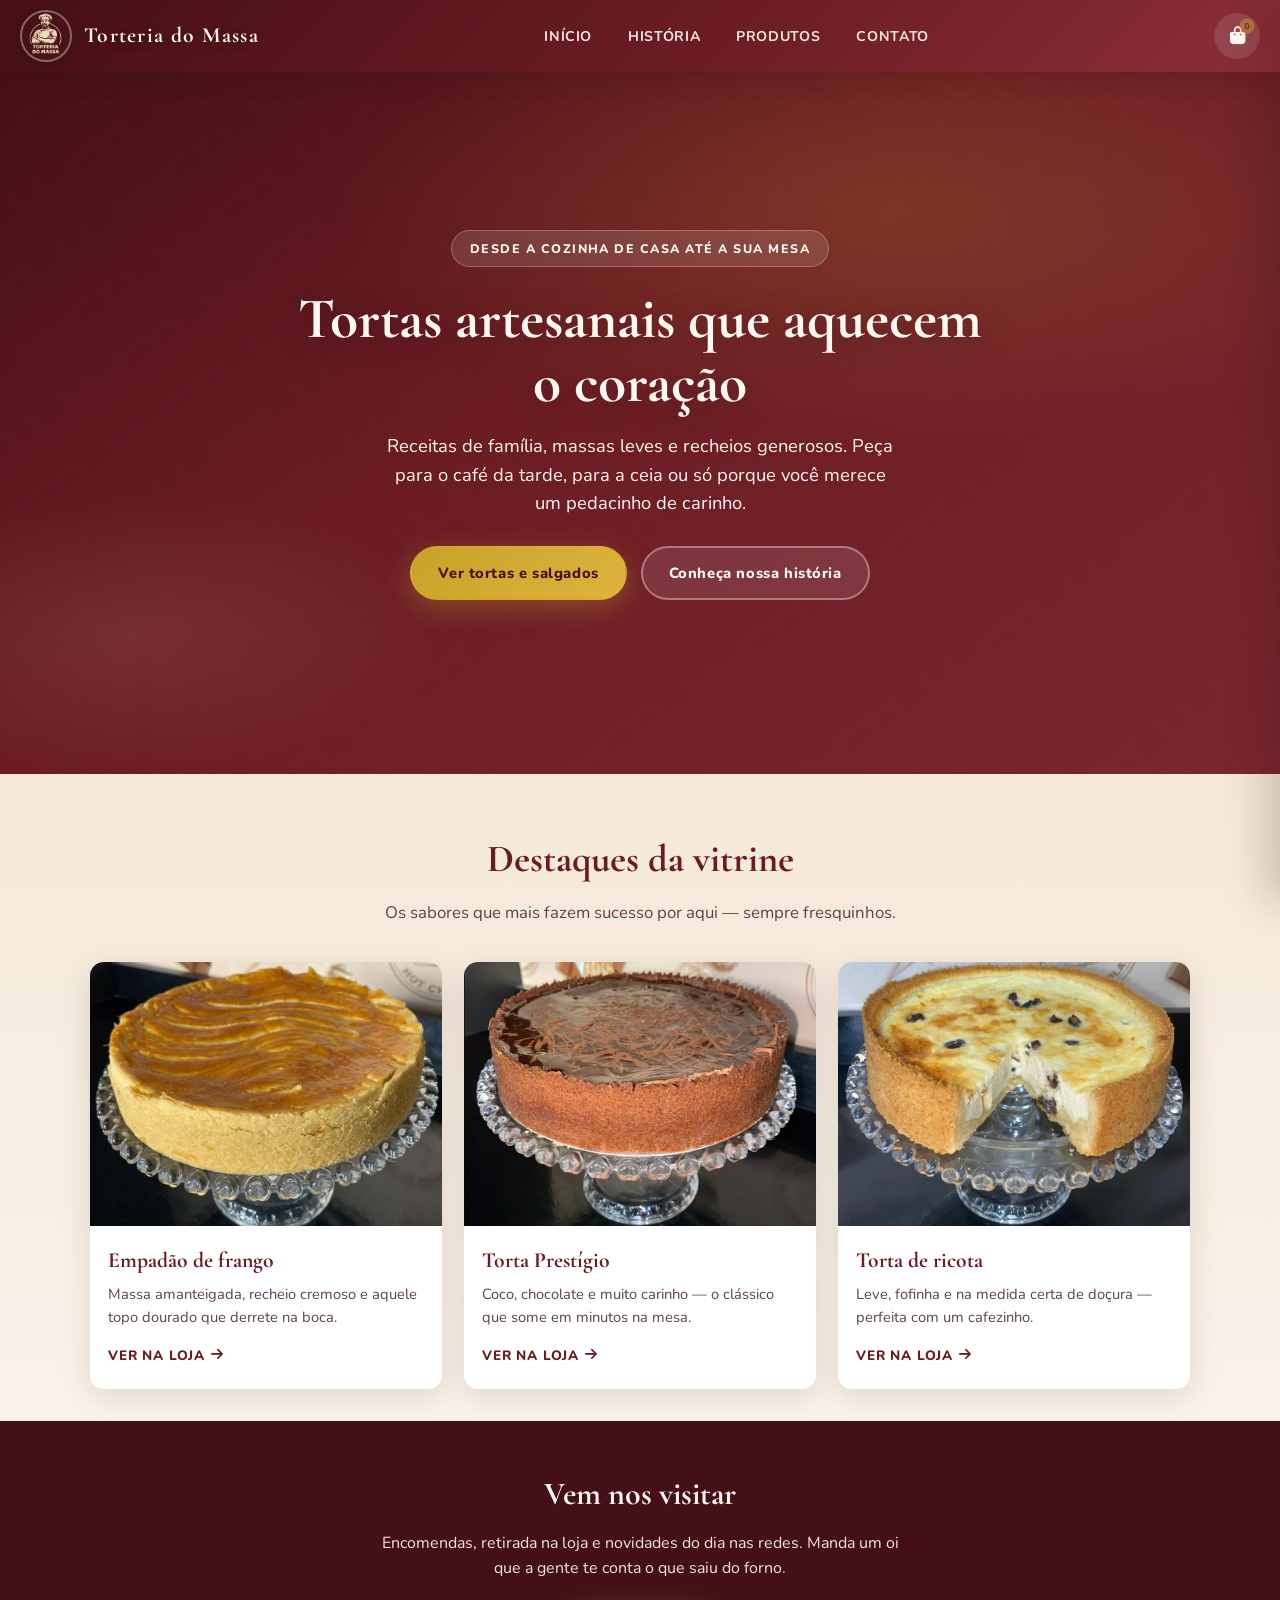
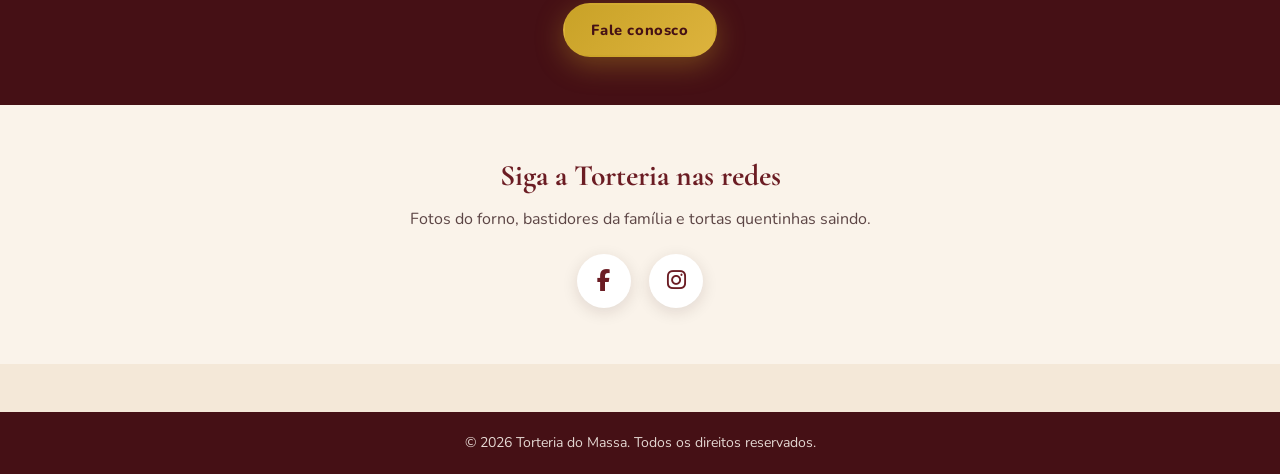
<file: index.html>
<!DOCTYPE html>
<html lang="pt-BR">
  <head>
    <meta charset="UTF-8" />
    <meta http-equiv="X-UA-Compatible" content="IE=edge" />
    <meta name="viewport" content="width=device-width, initial-scale=1.0" />
    <title>Torteria do Massa — Tortas artesanais</title>
    <link rel="preconnect" href="https://fonts.googleapis.com" />
    <link rel="preconnect" href="https://fonts.gstatic.com" crossorigin />
    <link
      href="https://fonts.googleapis.com/css2?family=Cormorant+Garamond:ital,wght@0,600;0,700;1,600&family=Nunito:wght@400;600;700;800&display=swap"
      rel="stylesheet"
    />
    <link rel="stylesheet" href="https://cdnjs.cloudflare.com/ajax/libs/font-awesome/6.5.1/css/all.min.css" />
    <link rel="stylesheet" href="style.css" />
  </head>

  <body>
    <div class="nav-backdrop" id="navBackdrop" aria-hidden="true"></div>

    <header>
      <nav>
        <a class="logo" href="index.html">
          <img src="img/logo.png" alt="Torteria do Massa" class="logo-img" width="52" height="52" />
          Torteria do Massa
        </a>
        <ul class="nav-list">
          <li><a href="index.html">Início</a></li>
          <li><a href="about.html">História</a></li>
          <li><a href="produtos.html">Produtos</a></li>
          <li><a href="contato.html">Contato</a></li>
        </ul>
        <div class="nav-tail">
          <button type="button" class="nav-cart" data-open-cart aria-label="Abrir carrinho de compras">
            <i class="fas fa-shopping-bag" aria-hidden="true"></i>
            <span class="nav-cart__count" data-cart-count>0</span>
          </button>
          <div class="mobile-menu" aria-label="Abrir menu">
            <div class="line1"></div>
            <div class="line2"></div>
            <div class="line3"></div>
          </div>
        </div>
      </nav>
    </header>

    <div class="cart-backdrop" data-cart-backdrop></div>
    <aside class="cart-panel" data-cart-panel aria-hidden="true" role="dialog" aria-labelledby="cartTitle">
      <div class="cart-panel__head">
        <h2 id="cartTitle">Carrinho</h2>
        <button type="button" class="cart-panel__close" data-close-cart aria-label="Fechar carrinho">×</button>
      </div>
      <div class="cart-panel__body">
        <p class="cart-panel__empty" data-cart-empty>Seu carrinho está vazio. Que tal uma tortinha?</p>
        <div data-cart-list></div>
      </div>
      <footer class="cart-panel__foot">
        <span>Total (demo)</span>
        <strong>R$ <span data-cart-total>0,00</span></strong>
        <p class="cart-demo-note">Demonstração: os pedidos são finalizados pelo WhatsApp ou na loja.</p>
        <a class="cart-panel__checkout" data-whatsapp-order href="#" target="_blank" rel="noopener noreferrer">Enviar pedido pelo WhatsApp</a>
      </footer>
    </aside>

    <main class="page-main">
      <section class="hero">
        <div class="hero__inner">
          <p class="hero__badge">Desde a cozinha de casa até a sua mesa</p>
          <h1>Tortas artesanais que aquecem o coração</h1>
          <p class="hero__lead">
            Receitas de família, massas leves e recheios generosos. Peça para o café da tarde, para a ceia ou só porque
            você merece um pedacinho de carinho.
          </p>
          <div class="hero__ctas">
            <a class="btn btn--primary" href="produtos.html">Ver tortas e salgados</a>
            <a class="btn btn--ghost" href="about.html">Conheça nossa história</a>
          </div>
        </div>
      </section>

      <section class="featured" aria-labelledby="destaques-title">
        <h2 id="destaques-title" class="section-title">Destaques da vitrine</h2>
        <p class="section-sub">Os sabores que mais fazem sucesso por aqui — sempre fresquinhos.</p>
        <div class="featured__grid">
          <article class="feature-card reveal">
            <img src="img/empadao.JPG" alt="Empadão de frango crocante" width="400" height="300" loading="lazy" />
            <div class="feature-card__body">
              <h3>Empadão de frango</h3>
              <p>Massa amanteigada, recheio cremoso e aquele topo dourado que derrete na boca.</p>
              <a class="feature-card__link" href="produtos.html">Ver na loja <i class="fas fa-arrow-right"></i></a>
            </div>
          </article>
          <article class="feature-card reveal">
            <img src="img/prestigio.JPG" alt="Torta prestígio" width="400" height="300" loading="lazy" />
            <div class="feature-card__body">
              <h3>Torta Prestígio</h3>
              <p>Coco, chocolate e muito carinho — o clássico que some em minutos na mesa.</p>
              <a class="feature-card__link" href="produtos.html">Ver na loja <i class="fas fa-arrow-right"></i></a>
            </div>
          </article>
          <article class="feature-card reveal">
            <img src="img/ricota.JPG" alt="Torta de ricota" width="400" height="300" loading="lazy" />
            <div class="feature-card__body">
              <h3>Torta de ricota</h3>
              <p>Leve, fofinha e na medida certa de doçura — perfeita com um cafezinho.</p>
              <a class="feature-card__link" href="produtos.html">Ver na loja <i class="fas fa-arrow-right"></i></a>
            </div>
          </article>
        </div>
      </section>

      <section class="home-band">
        <h2>Vem nos visitar</h2>
        <p>Encomendas, retirada na loja e novidades do dia nas redes. Manda um oi que a gente te conta o que saiu do forno.</p>
        <a class="btn btn--primary" href="contato.html">Fale conosco</a>
      </section>

      <section class="social-media">
        <h2>Siga a Torteria nas redes</h2>
        <p>Fotos do forno, bastidores da família e tortas quentinhas saindo.</p>
        <div class="social-icons">
          <a
            href="https://www.facebook.com/p/Torteria-do-Massa-61579276713405/"
            target="_blank"
            rel="noopener noreferrer"
            class="social-icon"
            aria-label="Facebook"
          >
            <i class="fab fa-facebook-f"></i>
          </a>
          <a
            href="https://www.instagram.com/torteriadomassa/"
            target="_blank"
            rel="noopener noreferrer"
            class="social-icon"
            aria-label="Instagram"
          >
            <i class="fab fa-instagram"></i>
          </a>
        </div>
      </section>
    </main>

    <footer class="footer">
      <p>&copy; 2026 Torteria do Massa. Todos os direitos reservados.</p>
    </footer>

    <script src="mobile-navbar.js"></script>
    <script src="cart.js"></script>
    <script>
      document.querySelectorAll(".reveal").forEach(function (el) {
        var obs = new IntersectionObserver(
          function (entries) {
            entries.forEach(function (en) {
              if (en.isIntersecting) en.target.classList.add("is-visible");
            });
          },
          { threshold: 0.12, rootMargin: "0px 0px -40px 0px" }
        );
        obs.observe(el);
      });
    </script>
  </body>
</html>
</file>
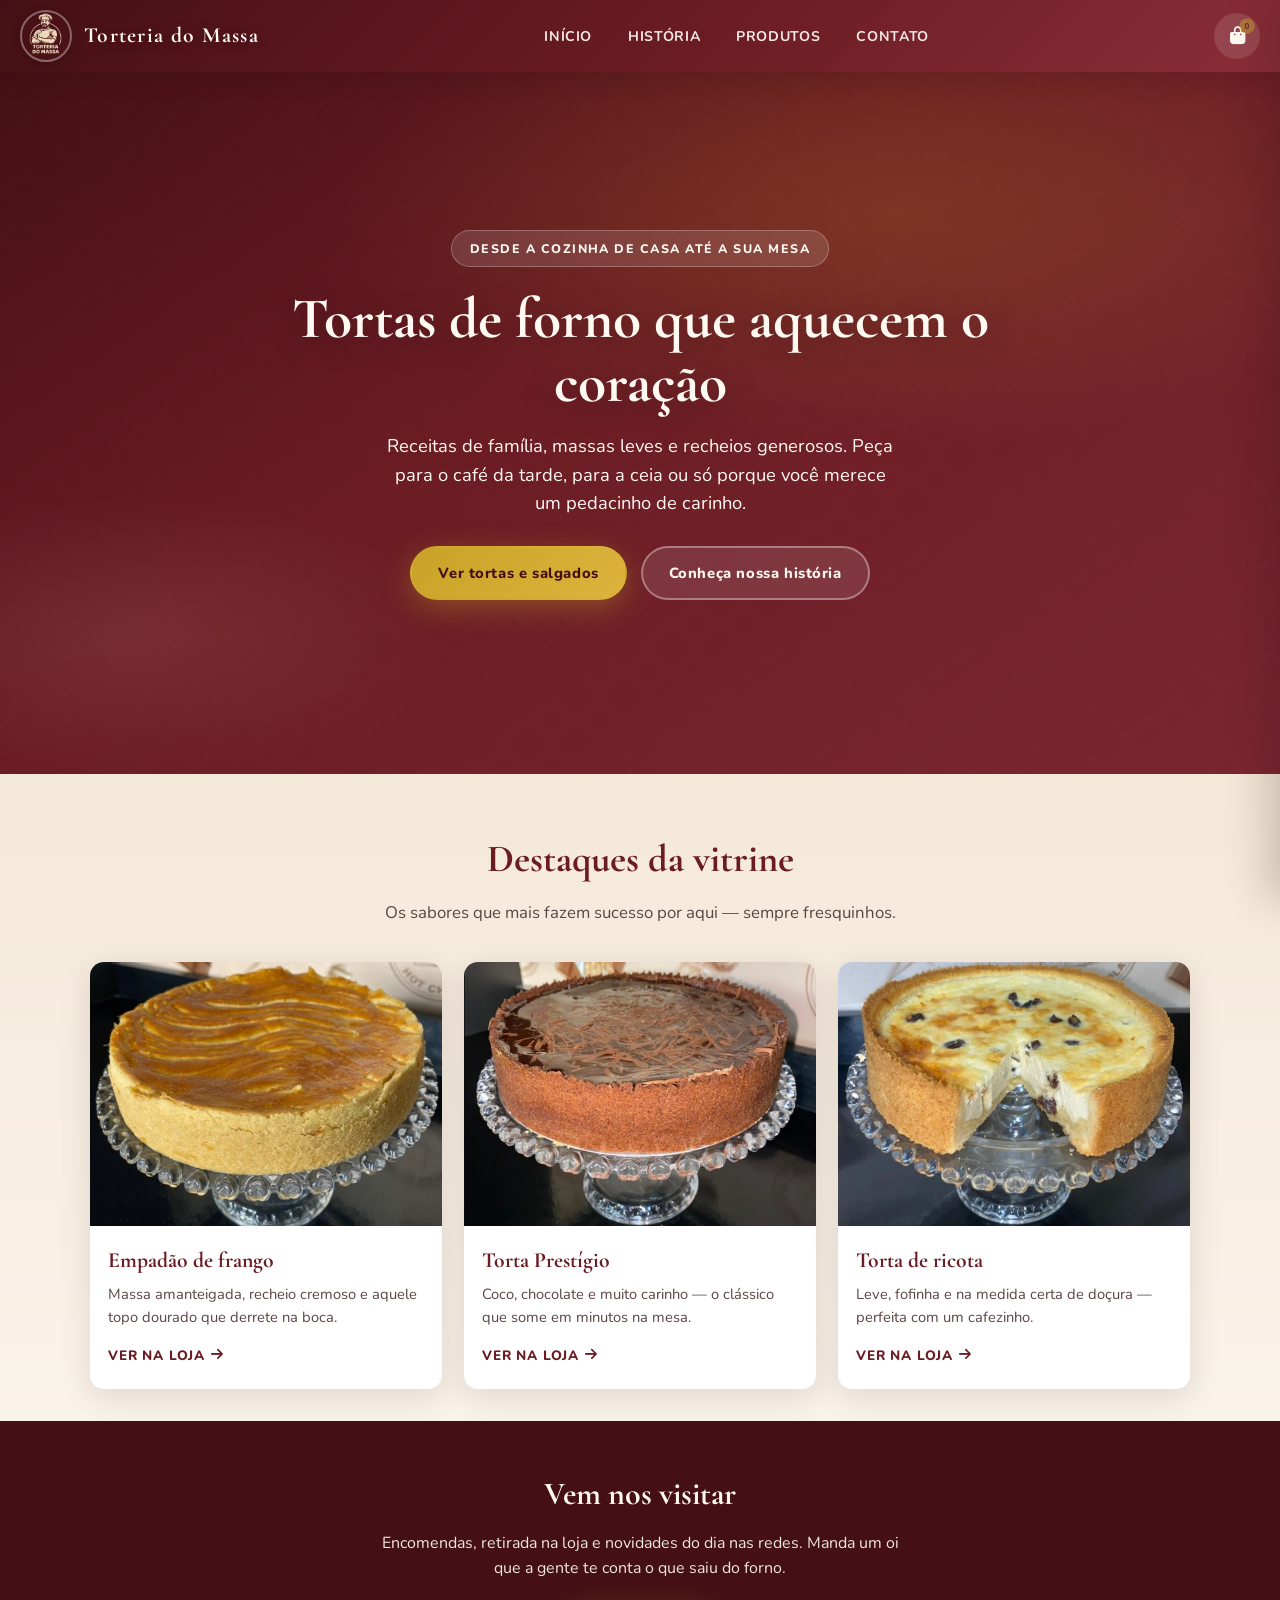
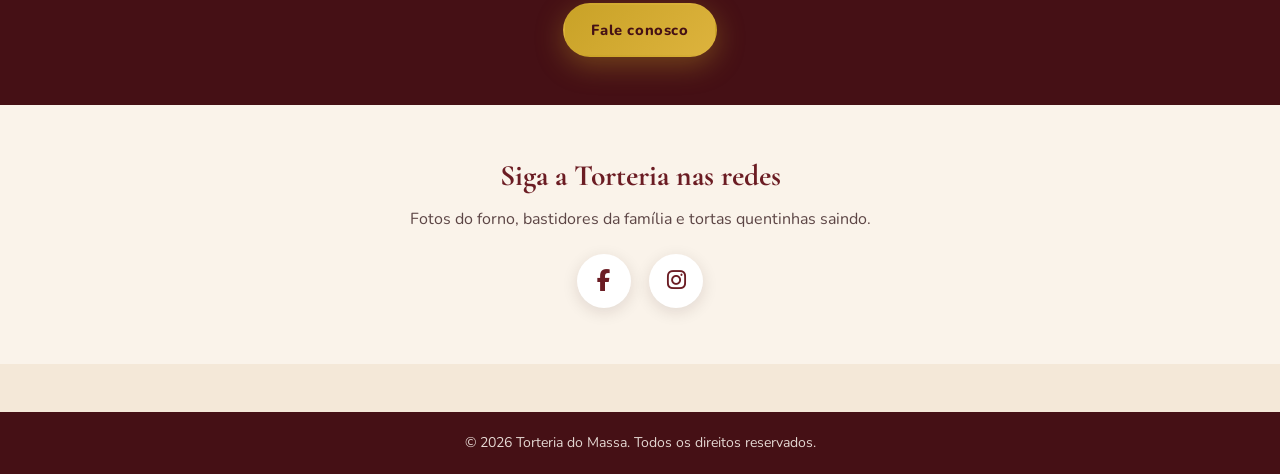
<file: html e css/index.html>
<!DOCTYPE html>
<html lang="pt-BR">
  <head>
    <meta charset="UTF-8" />
    <meta http-equiv="X-UA-Compatible" content="IE=edge" />
    <meta name="viewport" content="width=device-width, initial-scale=1.0" />
    <title>Torteria do Massa — Tortas artesanais</title>
    <link rel="preconnect" href="https://fonts.googleapis.com" />
    <link rel="preconnect" href="https://fonts.gstatic.com" crossorigin />
    <link
      href="https://fonts.googleapis.com/css2?family=Cormorant+Garamond:ital,wght@0,600;0,700;1,600&family=Nunito:wght@400;600;700;800&display=swap"
      rel="stylesheet"
    />
    <link rel="stylesheet" href="https://cdnjs.cloudflare.com/ajax/libs/font-awesome/6.5.1/css/all.min.css" />
    <link rel="stylesheet" href="style.css" />
  </head>

  <body>
    <div class="nav-backdrop" id="navBackdrop" aria-hidden="true"></div>

    <header>
      <nav>
        <a class="logo" href="home.html">
          <img src="img/logo.png" alt="Torteria do Massa" class="logo-img" width="52" height="52" />
          Torteria do Massa
        </a>
        <ul class="nav-list">
          <li><a href="home.html">Início</a></li>
          <li><a href="about.html">História</a></li>
          <li><a href="produtos.html">Produtos</a></li>
          <li><a href="contato.html">Contato</a></li>
        </ul>
        <div class="nav-tail">
          <button type="button" class="nav-cart" data-open-cart aria-label="Abrir carrinho de compras">
            <i class="fas fa-shopping-bag" aria-hidden="true"></i>
            <span class="nav-cart__count" data-cart-count>0</span>
          </button>
          <div class="mobile-menu" aria-label="Abrir menu">
            <div class="line1"></div>
            <div class="line2"></div>
            <div class="line3"></div>
          </div>
        </div>
      </nav>
    </header>

    <div class="cart-backdrop" data-cart-backdrop></div>
    <aside class="cart-panel" data-cart-panel aria-hidden="true" role="dialog" aria-labelledby="cartTitle">
      <div class="cart-panel__head">
        <h2 id="cartTitle">Carrinho</h2>
        <button type="button" class="cart-panel__close" data-close-cart aria-label="Fechar carrinho">×</button>
      </div>
      <div class="cart-panel__body">
        <p class="cart-panel__empty" data-cart-empty>Seu carrinho está vazio. Que tal uma tortinha?</p>
        <div data-cart-list></div>
      </div>
      <footer class="cart-panel__foot">
        <span>Total (demo)</span>
        <strong>R$ <span data-cart-total>0,00</span></strong>
        <p class="cart-demo-note">Demonstração: os pedidos são finalizados pelo Instagram ou na loja.</p>
      </footer>
    </aside>

    <main class="page-main">
      <section class="hero">
        <div class="hero__inner">
          <p class="hero__badge">Desde a cozinha de casa até a sua mesa</p>
          <h1>Tortas de forno que aquecem o coração</h1>
          <p class="hero__lead">
            Receitas de família, massas leves e recheios generosos. Peça para o café da tarde, para a ceia ou só porque
            você merece um pedacinho de carinho.
          </p>
          <div class="hero__ctas">
            <a class="btn btn--primary" href="produtos.html">Ver tortas e salgados</a>
            <a class="btn btn--ghost" href="about.html">Conheça nossa história</a>
          </div>
        </div>
      </section>

      <section class="featured" aria-labelledby="destaques-title">
        <h2 id="destaques-title" class="section-title">Destaques da vitrine</h2>
        <p class="section-sub">Os sabores que mais fazem sucesso por aqui — sempre fresquinhos.</p>
        <div class="featured__grid">
          <article class="feature-card reveal">
            <img src="img/empadao.JPG" alt="Empadão de frango crocante" width="400" height="300" loading="lazy" />
            <div class="feature-card__body">
              <h3>Empadão de frango</h3>
              <p>Massa amanteigada, recheio cremoso e aquele topo dourado que derrete na boca.</p>
              <a class="feature-card__link" href="produtos.html">Ver na loja <i class="fas fa-arrow-right"></i></a>
            </div>
          </article>
          <article class="feature-card reveal">
            <img src="img/prestigio.JPG" alt="Torta prestígio" width="400" height="300" loading="lazy" />
            <div class="feature-card__body">
              <h3>Torta Prestígio</h3>
              <p>Coco, chocolate e muito carinho — o clássico que some em minutos na mesa.</p>
              <a class="feature-card__link" href="produtos.html">Ver na loja <i class="fas fa-arrow-right"></i></a>
            </div>
          </article>
          <article class="feature-card reveal">
            <img src="img/ricota.JPG" alt="Torta de ricota" width="400" height="300" loading="lazy" />
            <div class="feature-card__body">
              <h3>Torta de ricota</h3>
              <p>Leve, fofinha e na medida certa de doçura — perfeita com um cafezinho.</p>
              <a class="feature-card__link" href="produtos.html">Ver na loja <i class="fas fa-arrow-right"></i></a>
            </div>
          </article>
        </div>
      </section>

      <section class="home-band">
        <h2>Vem nos visitar</h2>
        <p>Encomendas, retirada na loja e novidades do dia nas redes. Manda um oi que a gente te conta o que saiu do forno.</p>
        <a class="btn btn--primary" href="contato.html">Fale conosco</a>
      </section>

      <section class="social-media">
        <h2>Siga a Torteria nas redes</h2>
        <p>Fotos do forno, bastidores da família e tortas quentinhas saindo.</p>
        <div class="social-icons">
          <a
            href="https://www.facebook.com/p/Torteria-do-Massa-61579276713405/"
            target="_blank"
            rel="noopener noreferrer"
            class="social-icon"
            aria-label="Facebook"
          >
            <i class="fab fa-facebook-f"></i>
          </a>
          <a
            href="https://www.instagram.com/torteriadomassa/"
            target="_blank"
            rel="noopener noreferrer"
            class="social-icon"
            aria-label="Instagram"
          >
            <i class="fab fa-instagram"></i>
          </a>
        </div>
      </section>
    </main>

    <footer class="footer">
      <p>&copy; 2026 Torteria do Massa. Todos os direitos reservados.</p>
    </footer>

    <script src="mobile-navbar.js"></script>
    <script src="cart.js"></script>
    <script>
      document.querySelectorAll(".reveal").forEach(function (el) {
        var obs = new IntersectionObserver(
          function (entries) {
            entries.forEach(function (en) {
              if (en.isIntersecting) en.target.classList.add("is-visible");
            });
          },
          { threshold: 0.12, rootMargin: "0px 0px -40px 0px" }
        );
        obs.observe(el);
      });
    </script>
  </body>
</html>
</file>
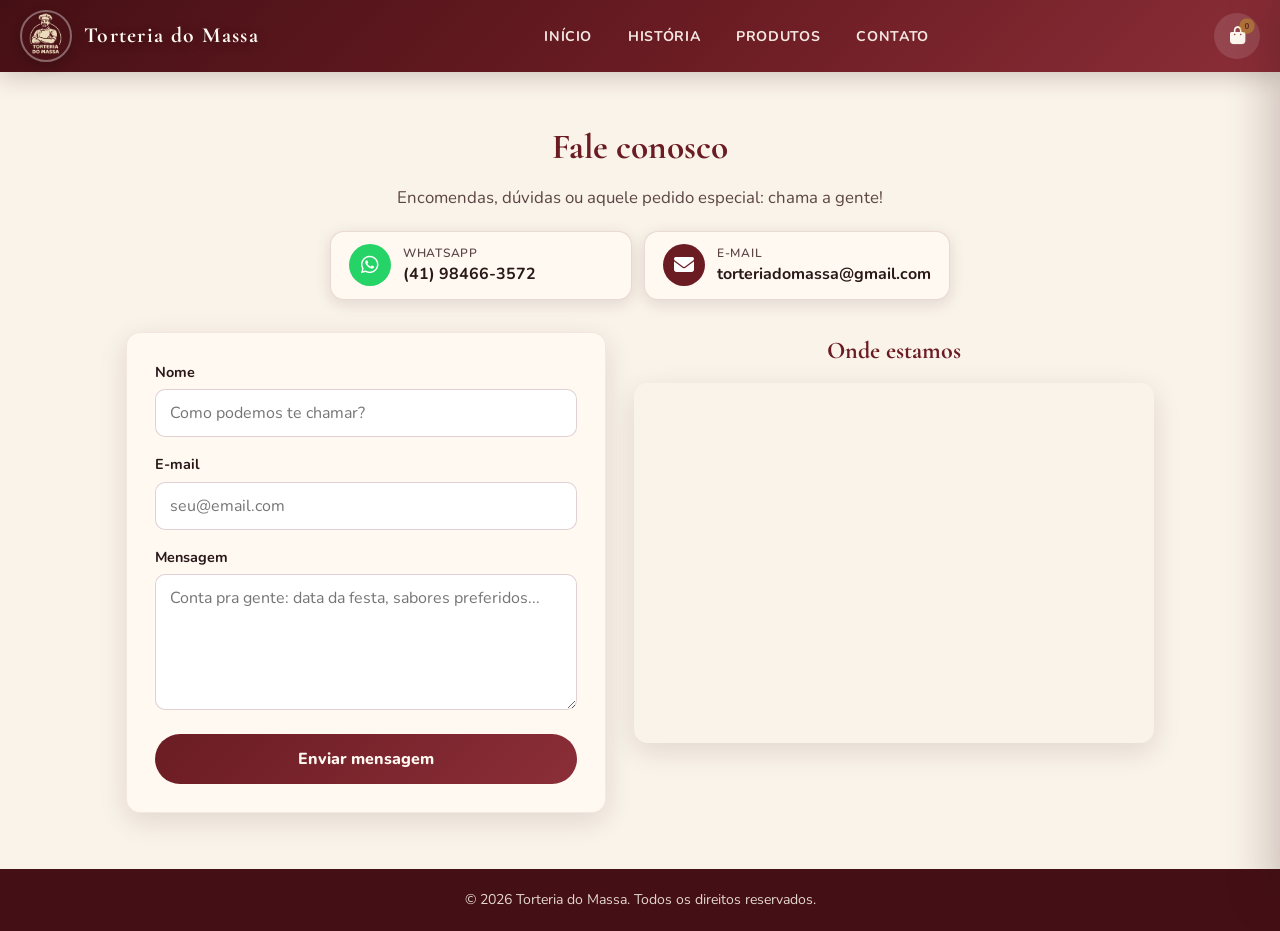
<file: contato.html>
<!DOCTYPE html>
<html lang="pt-BR">
  <head>
    <meta charset="UTF-8" />
    <meta name="viewport" content="width=device-width, initial-scale=1.0" />
    <meta http-equiv="X-UA-Compatible" content="IE=edge" />
    <title>Contato — Torteria do Massa</title>
    <link rel="preconnect" href="https://fonts.googleapis.com" />
    <link rel="preconnect" href="https://fonts.gstatic.com" crossorigin />
    <link
      href="https://fonts.googleapis.com/css2?family=Cormorant+Garamond:ital,wght@0,600;0,700;1,600&family=Nunito:wght@400;600;700;800&display=swap"
      rel="stylesheet"
    />
    <link rel="stylesheet" href="https://cdnjs.cloudflare.com/ajax/libs/font-awesome/6.5.1/css/all.min.css" />
    <link rel="stylesheet" href="style.css" />
  </head>
  <body>
    <div class="nav-backdrop" id="navBackdrop" aria-hidden="true"></div>

    <header>
      <nav>
        <a class="logo" href="index.html">
          <img src="img/logo.png" alt="Torteria do Massa" class="logo-img" width="52" height="52" />
          Torteria do Massa
        </a>
        <ul class="nav-list">
          <li><a href="index.html">Início</a></li>
          <li><a href="about.html">História</a></li>
          <li><a href="produtos.html">Produtos</a></li>
          <li><a href="contato.html">Contato</a></li>
        </ul>
        <div class="nav-tail">
          <button type="button" class="nav-cart" data-open-cart aria-label="Abrir carrinho de compras">
            <i class="fas fa-shopping-bag" aria-hidden="true"></i>
            <span class="nav-cart__count" data-cart-count>0</span>
          </button>
          <div class="mobile-menu" aria-label="Abrir menu">
            <div class="line1"></div>
            <div class="line2"></div>
            <div class="line3"></div>
          </div>
        </div>
      </nav>
    </header>

    <div class="cart-backdrop" data-cart-backdrop></div>
    <aside class="cart-panel" data-cart-panel aria-hidden="true" role="dialog" aria-labelledby="cartTitle">
      <div class="cart-panel__head">
        <h2 id="cartTitle">Carrinho</h2>
        <button type="button" class="cart-panel__close" data-close-cart aria-label="Fechar carrinho">×</button>
      </div>
      <div class="cart-panel__body">
        <p class="cart-panel__empty" data-cart-empty>Seu carrinho está vazio. Que tal uma tortinha?</p>
        <div data-cart-list></div>
      </div>
      <footer class="cart-panel__foot">
        <span>Total (demo)</span>
        <strong>R$ <span data-cart-total>0,00</span></strong>
        <p class="cart-demo-note">Demonstração: os pedidos são finalizados pelo WhatsApp ou na loja.</p>
        <a class="cart-panel__checkout" data-whatsapp-order href="#" target="_blank" rel="noopener noreferrer">Enviar pedido pelo WhatsApp</a>
      </footer>
    </aside>

    <main>
      <section class="contact">
        <h2>Fale conosco</h2>
        <p class="section-sub">Encomendas, dúvidas ou aquele pedido especial: chama a gente!</p>
        <div class="contact-quick">
          <a class="contact-quick__item" href="https://api.whatsapp.com/send?phone=5541984663572" target="_blank" rel="noopener noreferrer">
            <i class="fab fa-whatsapp" aria-hidden="true"></i>
            <span><small>WhatsApp</small>(41) 98466-3572</span>
          </a>
          <a class="contact-quick__item" href="mailto:torteriadomassa@gmail.com">
            <i class="fas fa-envelope" aria-hidden="true"></i>
            <span><small>E-mail</small>torteriadomassa@gmail.com</span>
          </a>
        </div>
        <div class="contact-container">
          <div class="form-container">
            <form data-contact-whatsapp>
              <div class="form-group">
                <label for="name">Nome</label>
                <input type="text" id="name" name="name" placeholder="Como podemos te chamar?" required />
              </div>
              <div class="form-group">
                <label for="email">E-mail</label>
                <input type="email" id="email" name="email" placeholder="seu@email.com" required />
              </div>
              <div class="form-group">
                <label for="message">Mensagem</label>
                <textarea id="message" name="message" rows="5" placeholder="Conta pra gente: data da festa, sabores preferidos..." required></textarea>
              </div>
              <button type="submit" class="submit-button">Enviar mensagem</button>
            </form>
          </div>

          <div class="location-container">
            <h3>Onde estamos</h3>
            <iframe
              title="Mapa da Torteria do Massa"
              src="https://www.google.com/maps/embed?pb=!1m18!1m12!1m3!1d3600.652579367749!2d-48.5178824!3d-25.5166308!2m3!1f0!2f0!3f0!3m2!1i1024!2i768!4f13.1!3m3!1m2!1s0x94db9b0061aa6ac9%3A0x43132362884891cd!2sTorteria%20do%20Massa!5e0!3m2!1spt-BR!2sbr!4v1778636752762!5m2!1spt-BR!2sbr"
              width="600"
              height="450"
              style="border: 0"
              allowfullscreen=""
              loading="lazy"
              referrerpolicy="no-referrer-when-downgrade"
            ></iframe>
          </div>
        </div>
      </section>
    </main>

    <footer class="footer">
      <p>&copy; 2026 Torteria do Massa. Todos os direitos reservados.</p>
    </footer>

    <script src="mobile-navbar.js"></script>
    <script src="cart.js"></script>
    <script>
      /* Envia a mensagem do formulário para o WhatsApp da Torteria */
      (function () {
        const form = document.querySelector("[data-contact-whatsapp]");
        if (!form) return;
        form.addEventListener("submit", function (e) {
          e.preventDefault();
          const nome = document.getElementById("name").value.trim();
          const email = document.getElementById("email").value.trim();
          const mensagem = document.getElementById("message").value.trim();
          const texto = [
            "Olá, Torteria do Massa! Vim pelo site.",
            "",
            "Nome: " + nome,
            "E-mail: " + email,
            "",
            "Mensagem:",
            mensagem
          ].join("\n");
          const url = "https://api.whatsapp.com/send?phone=5541984663572&text=" + encodeURIComponent(texto);
          window.open(url, "_blank", "noopener");
          form.reset();
        });
      })();
    </script>
  </body>
</html>
</file>
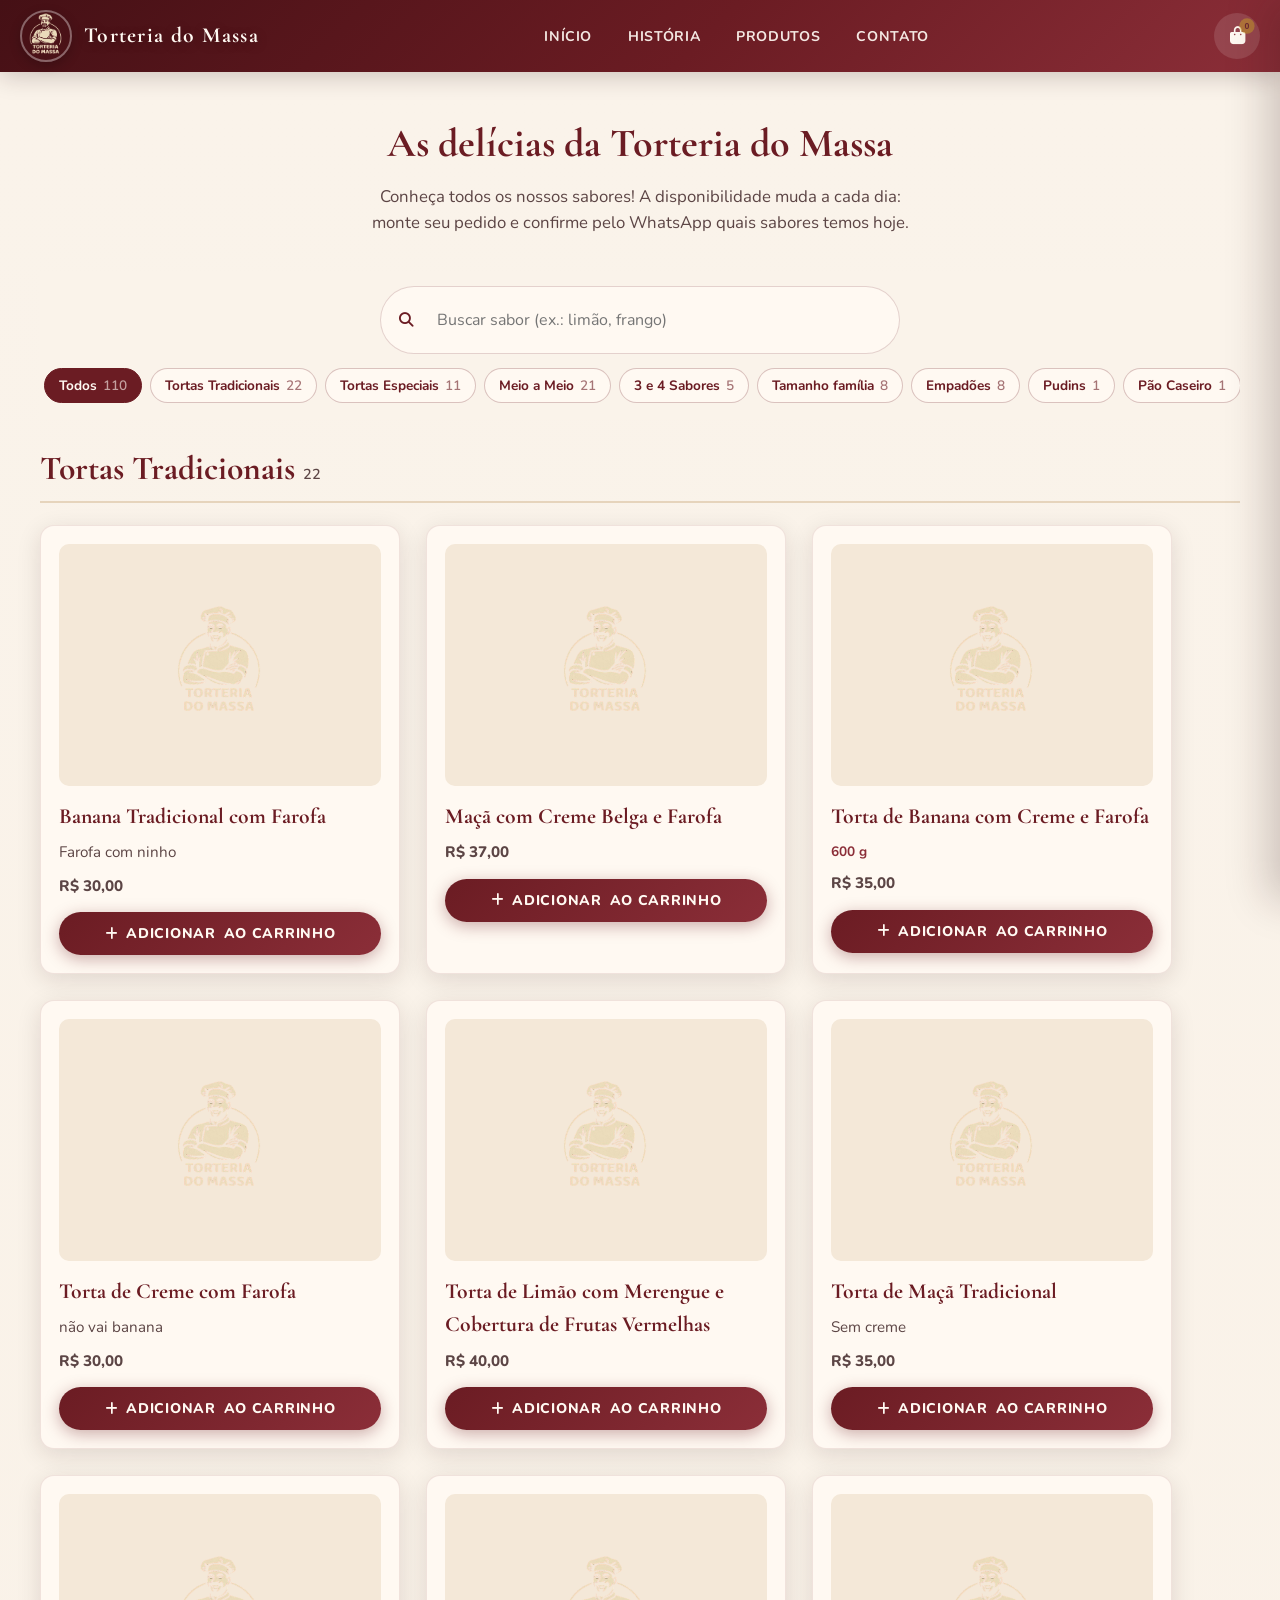
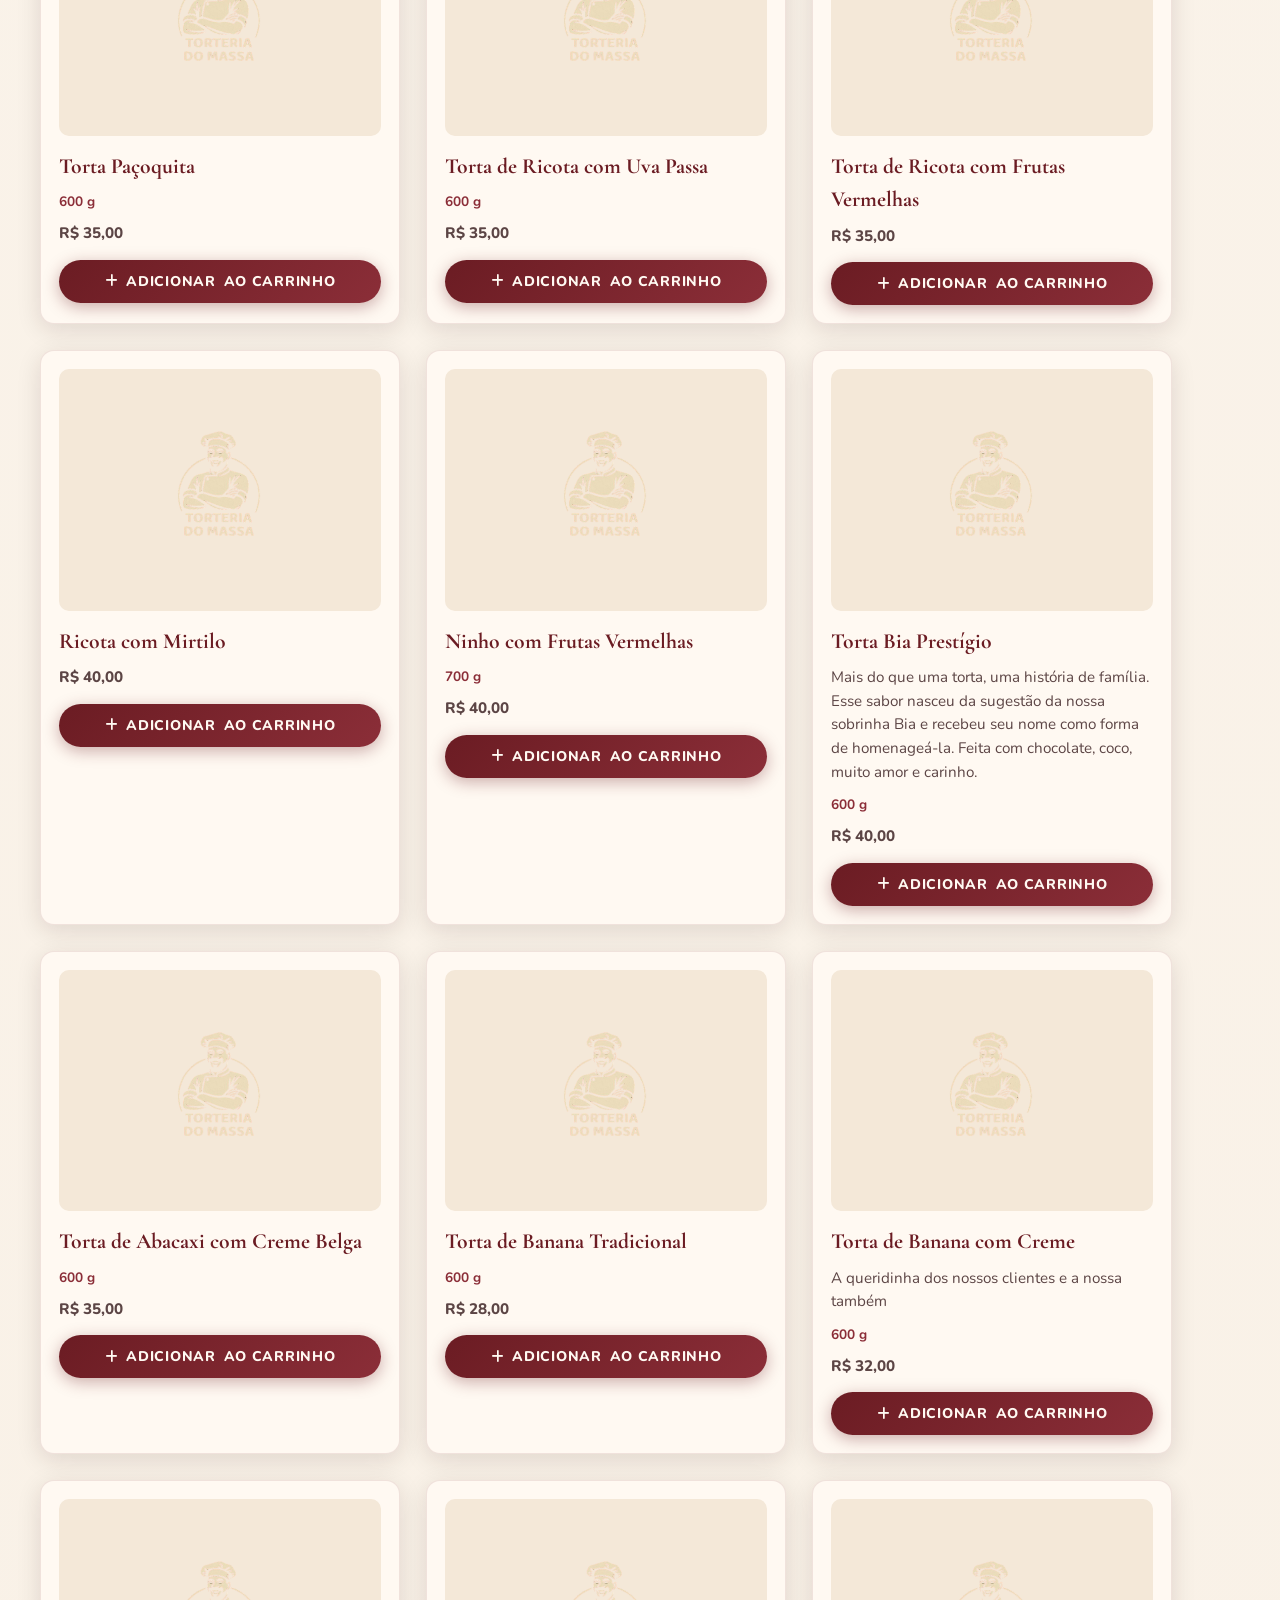
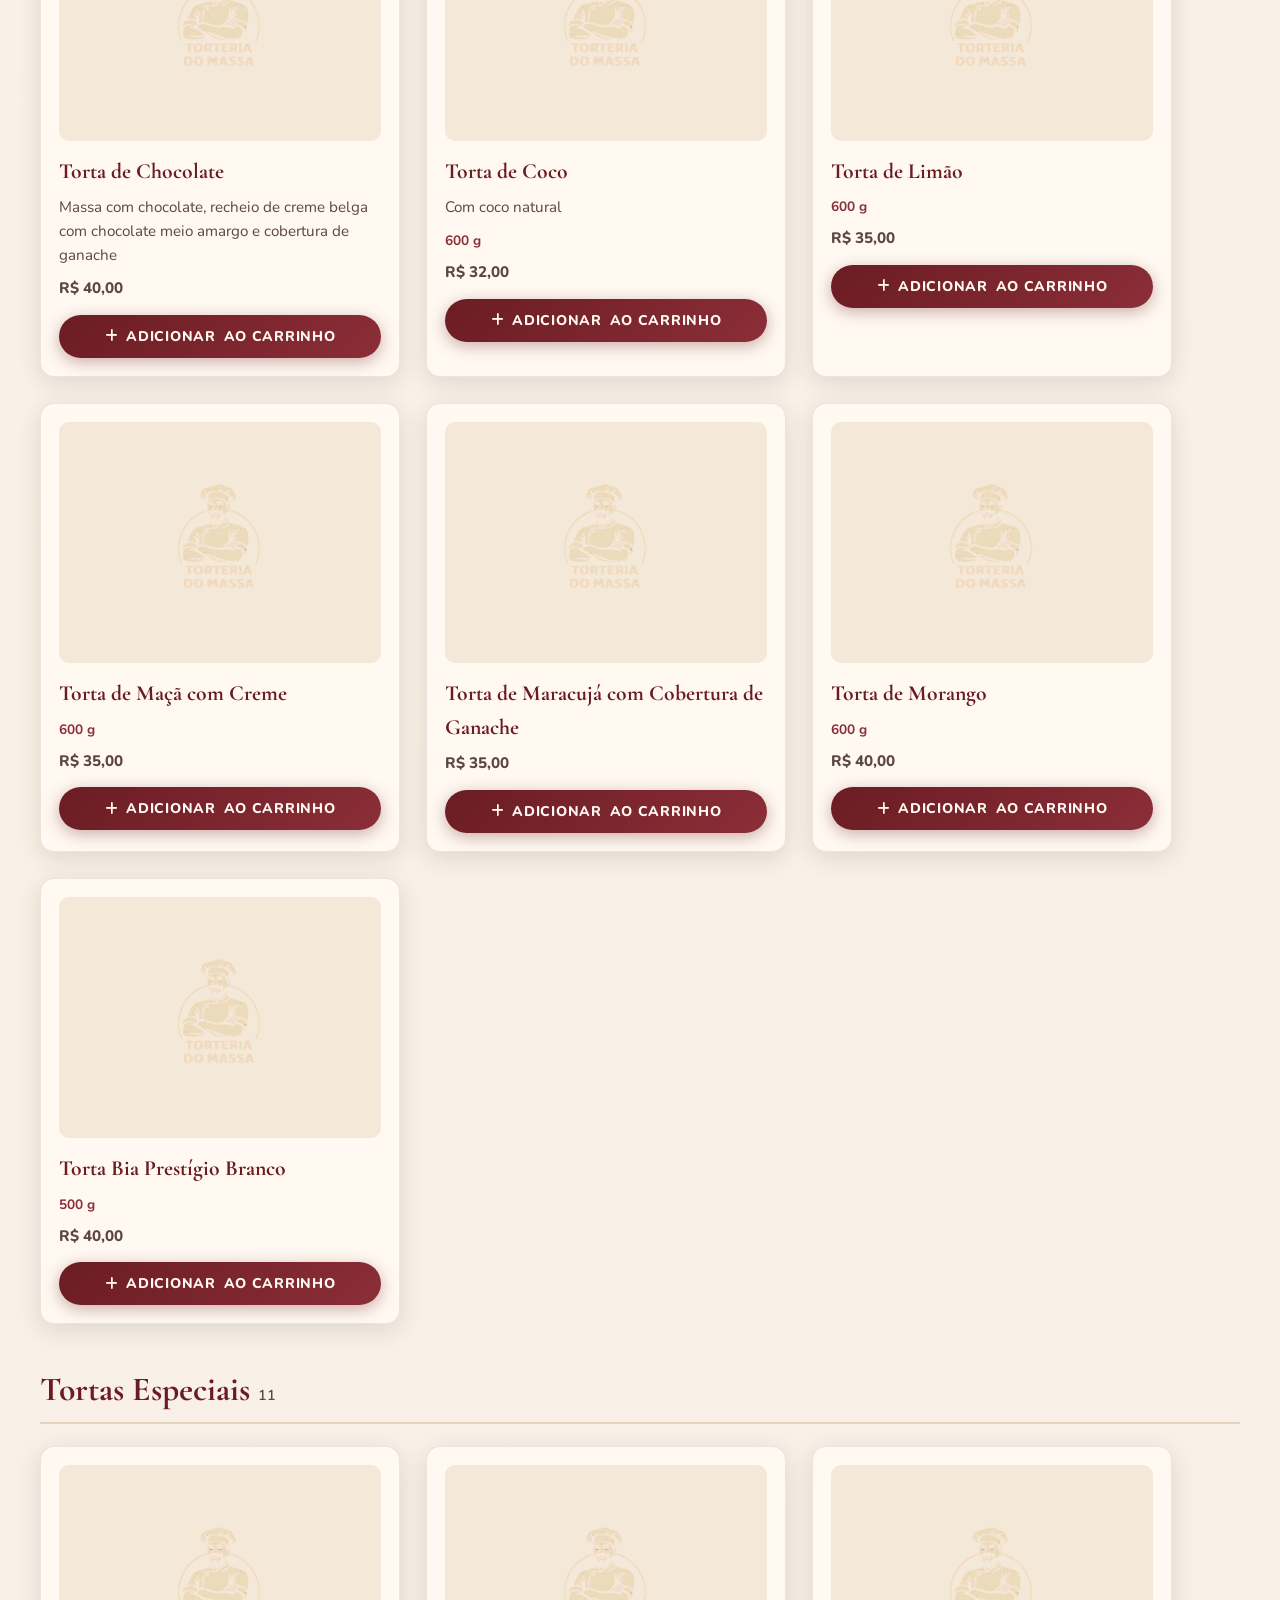
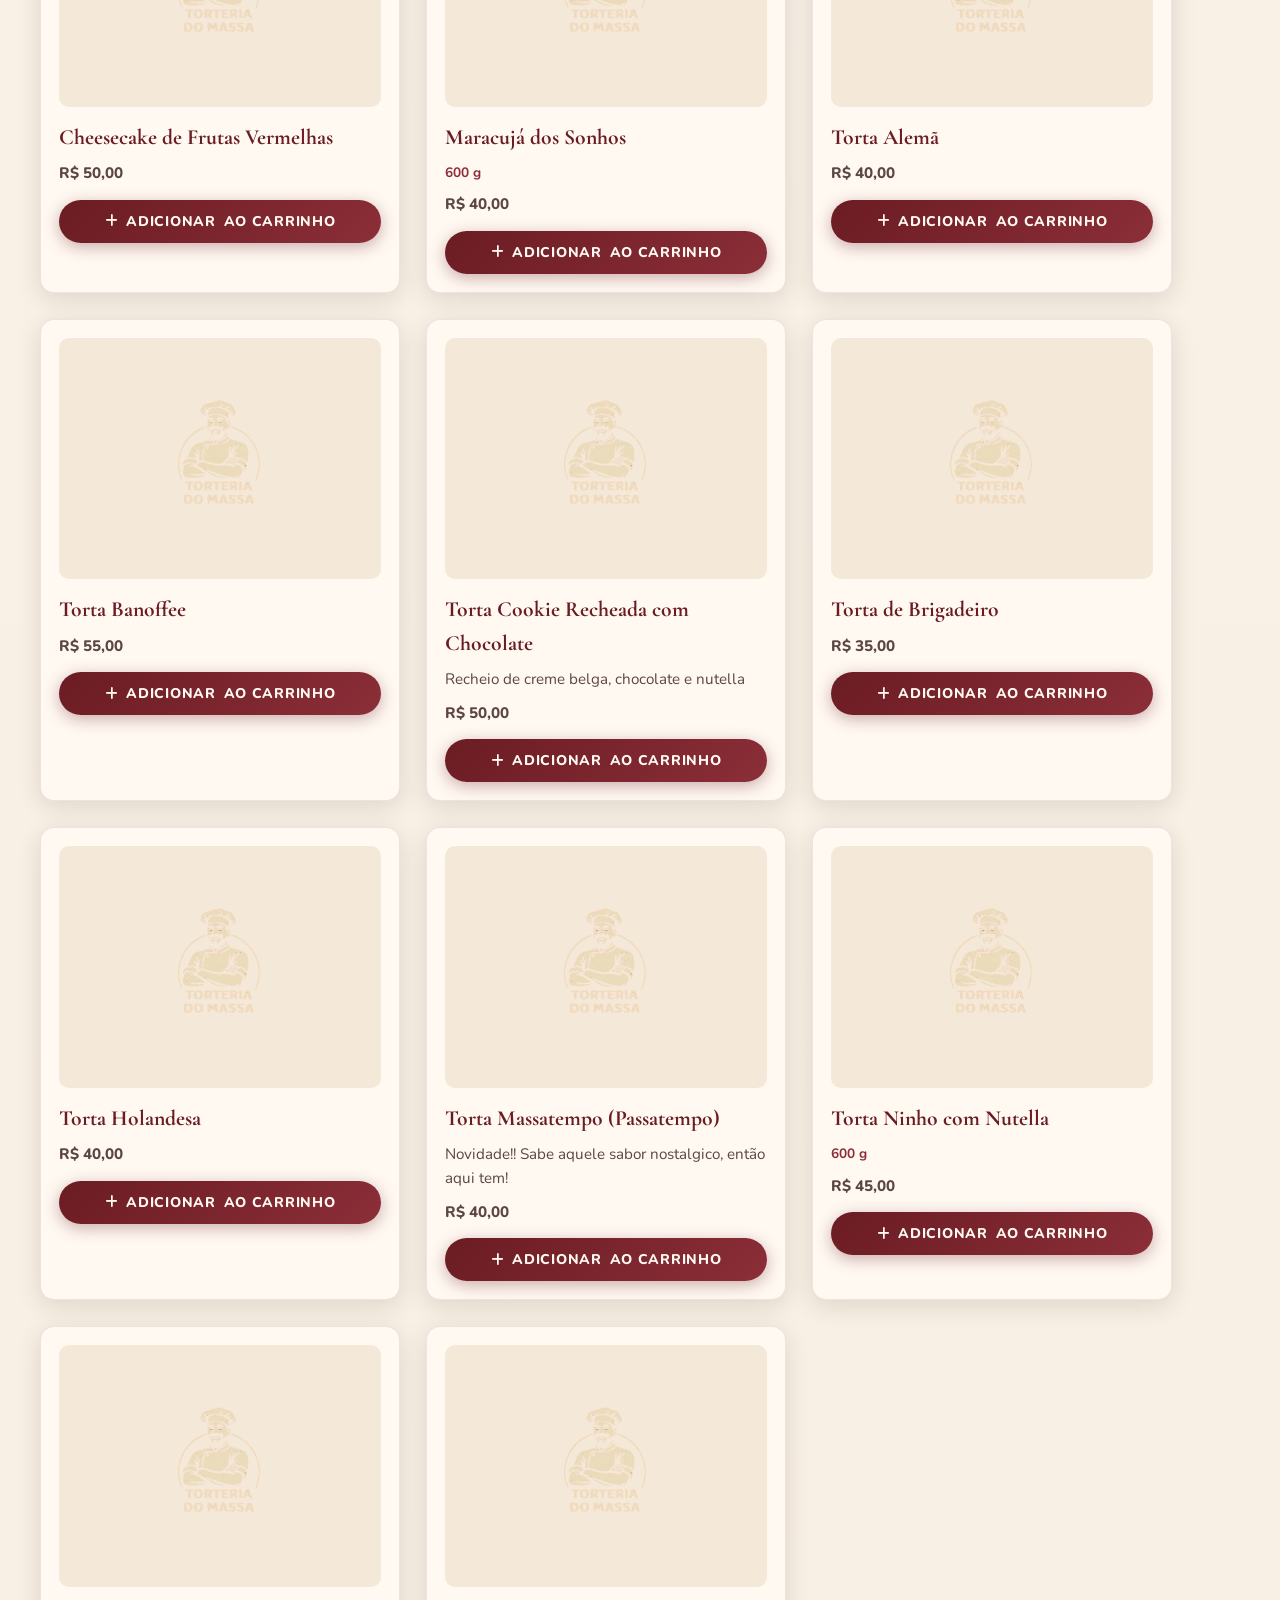
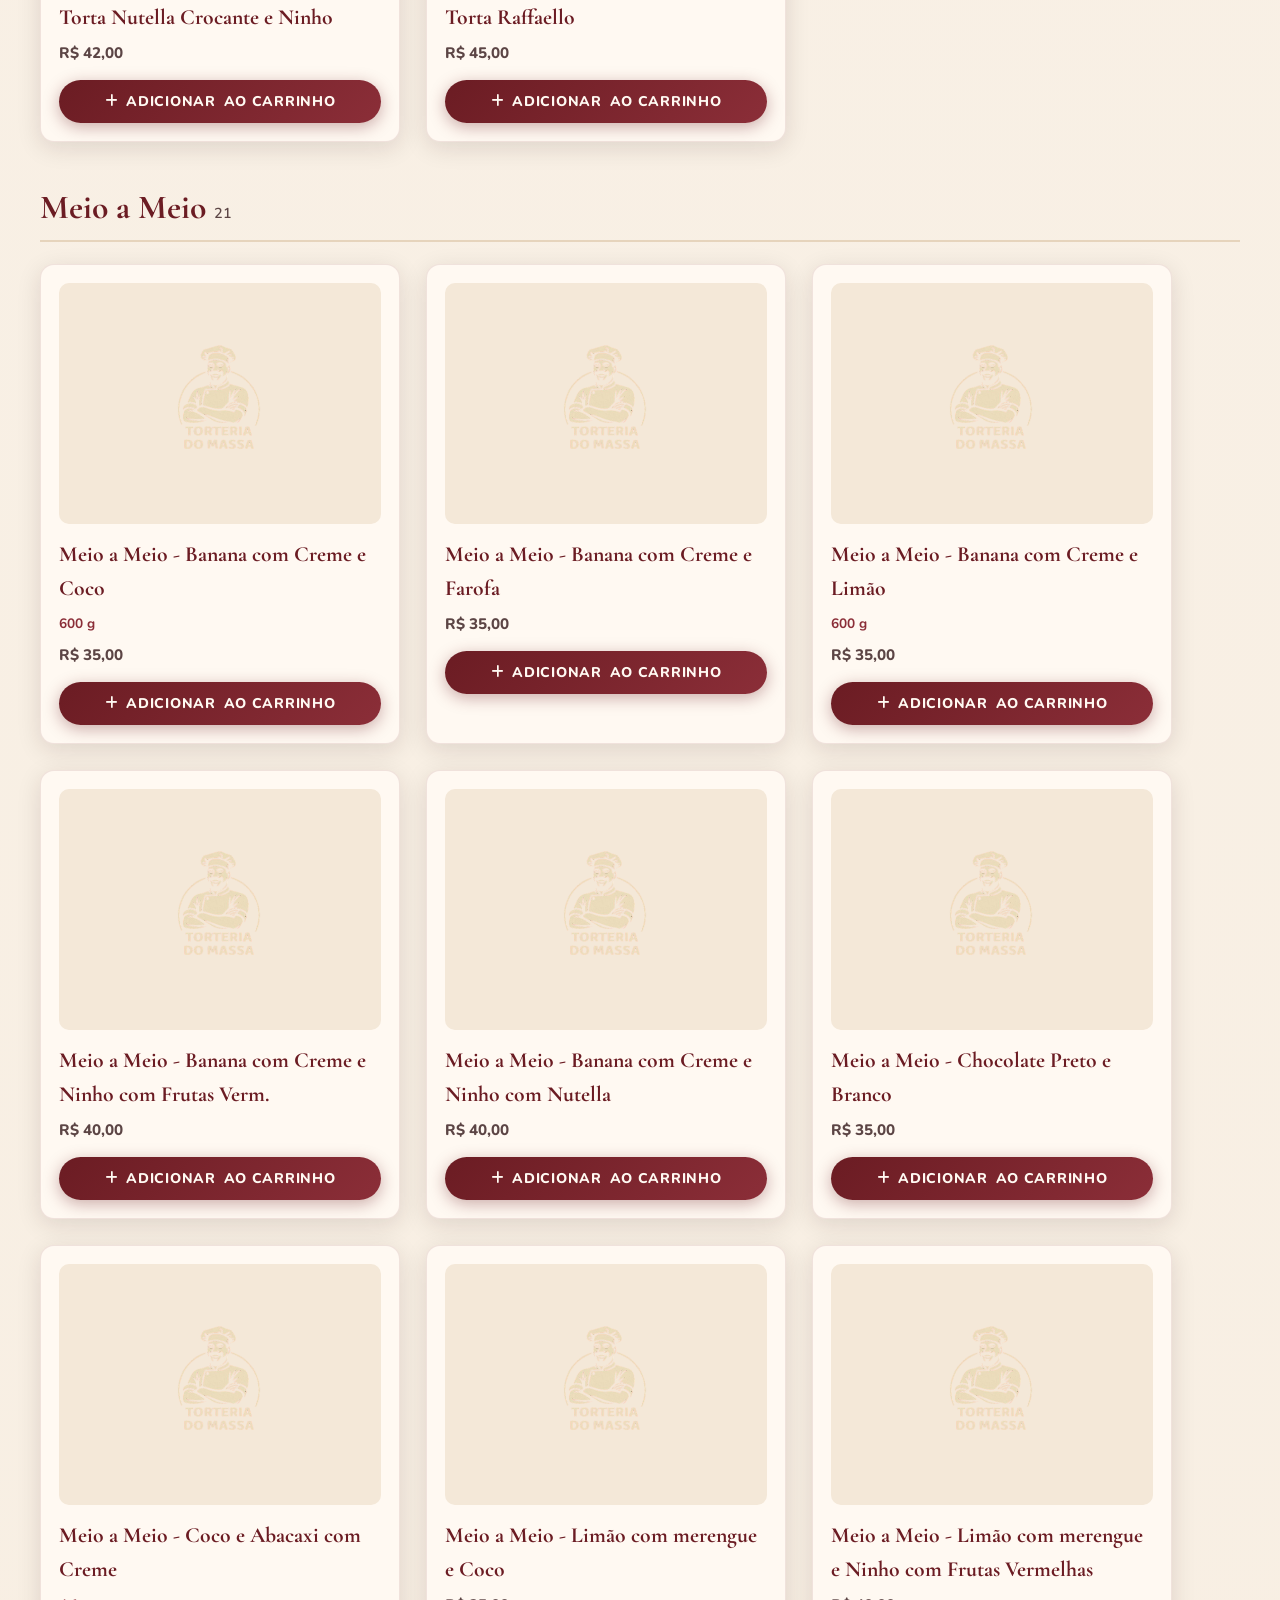
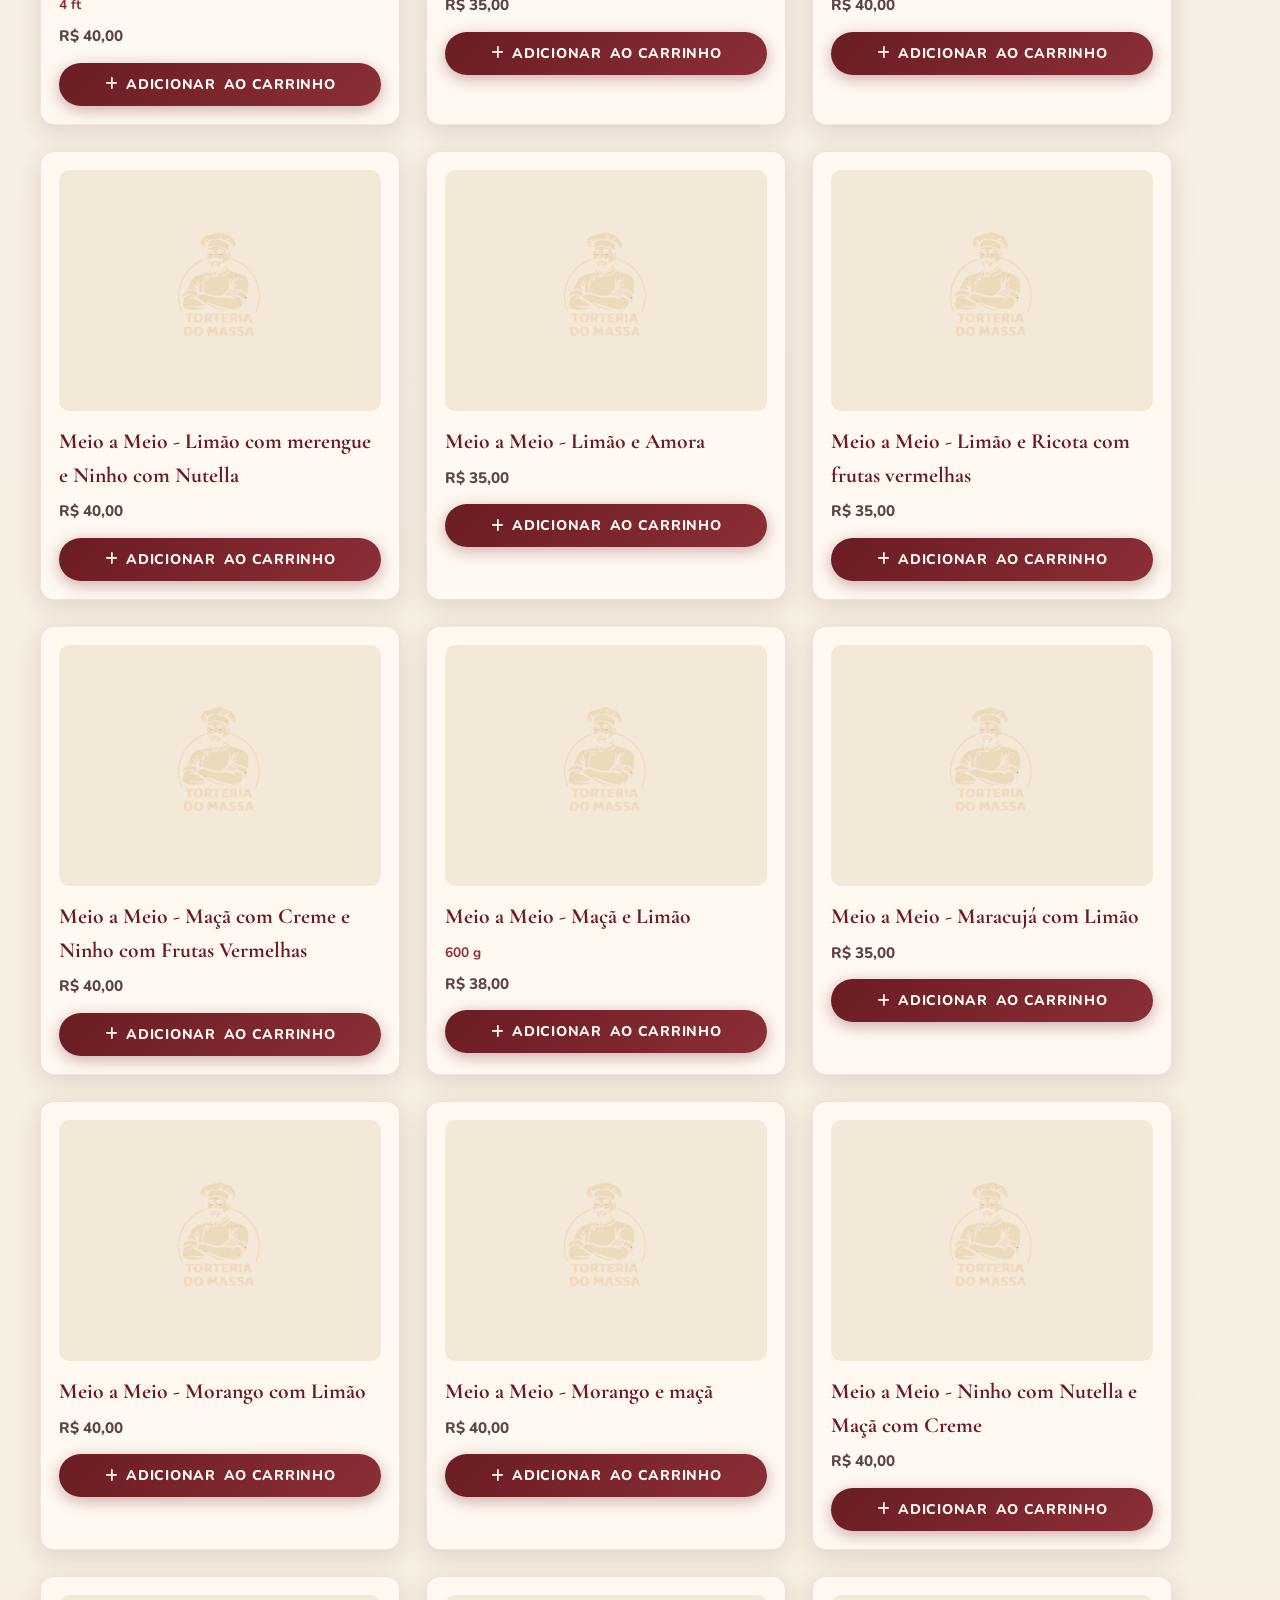
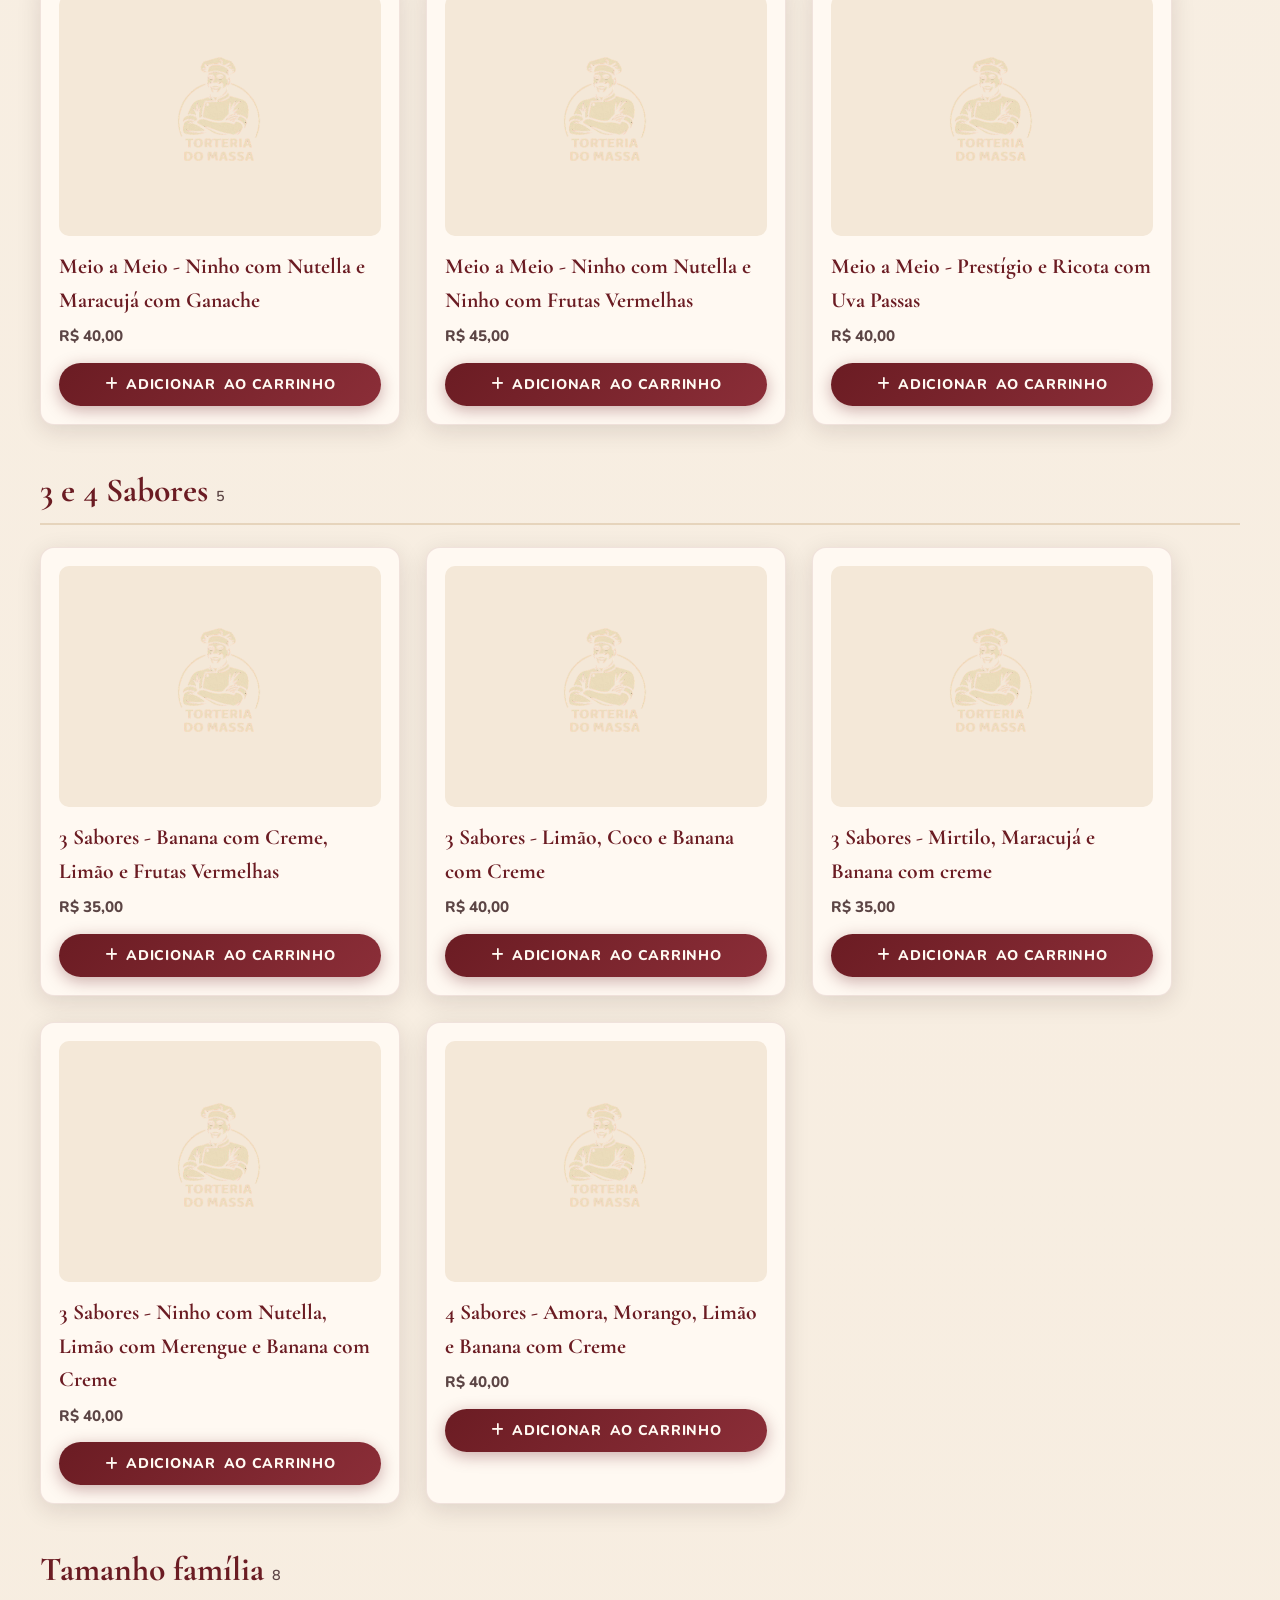
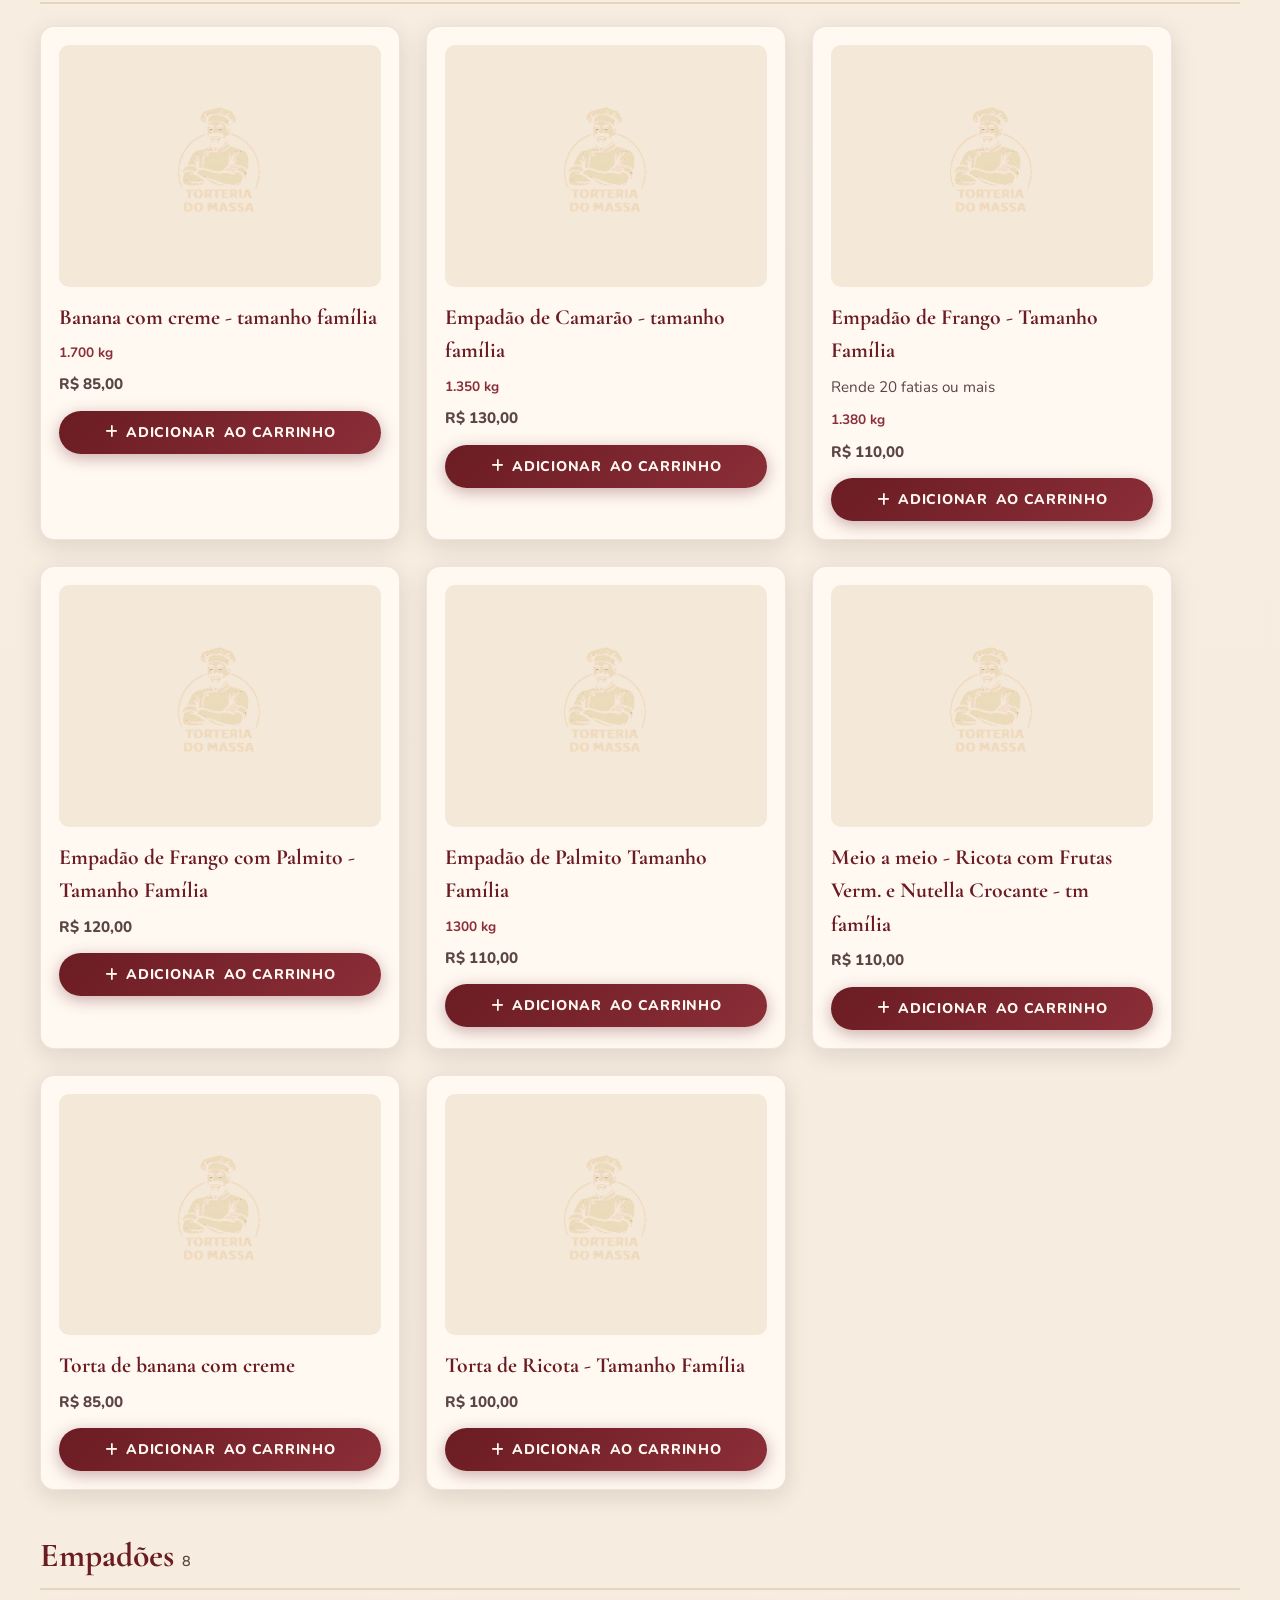
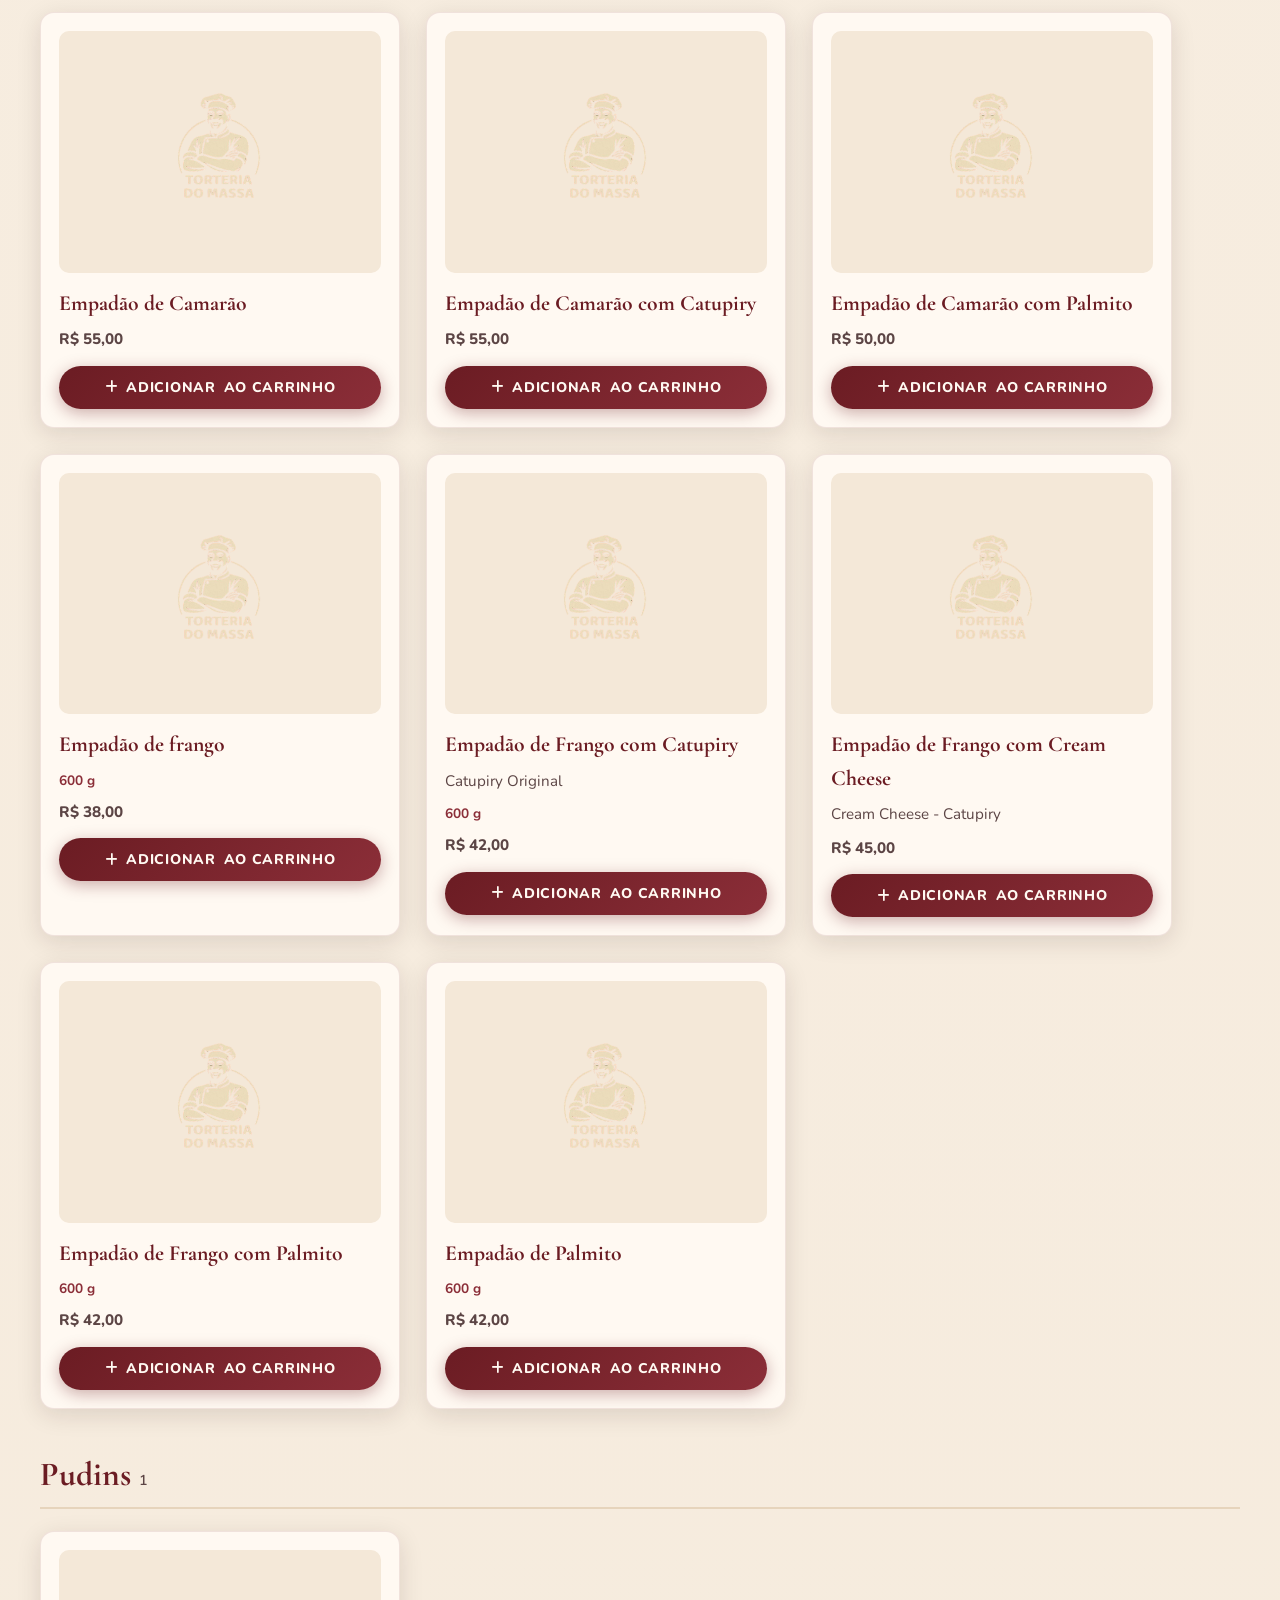
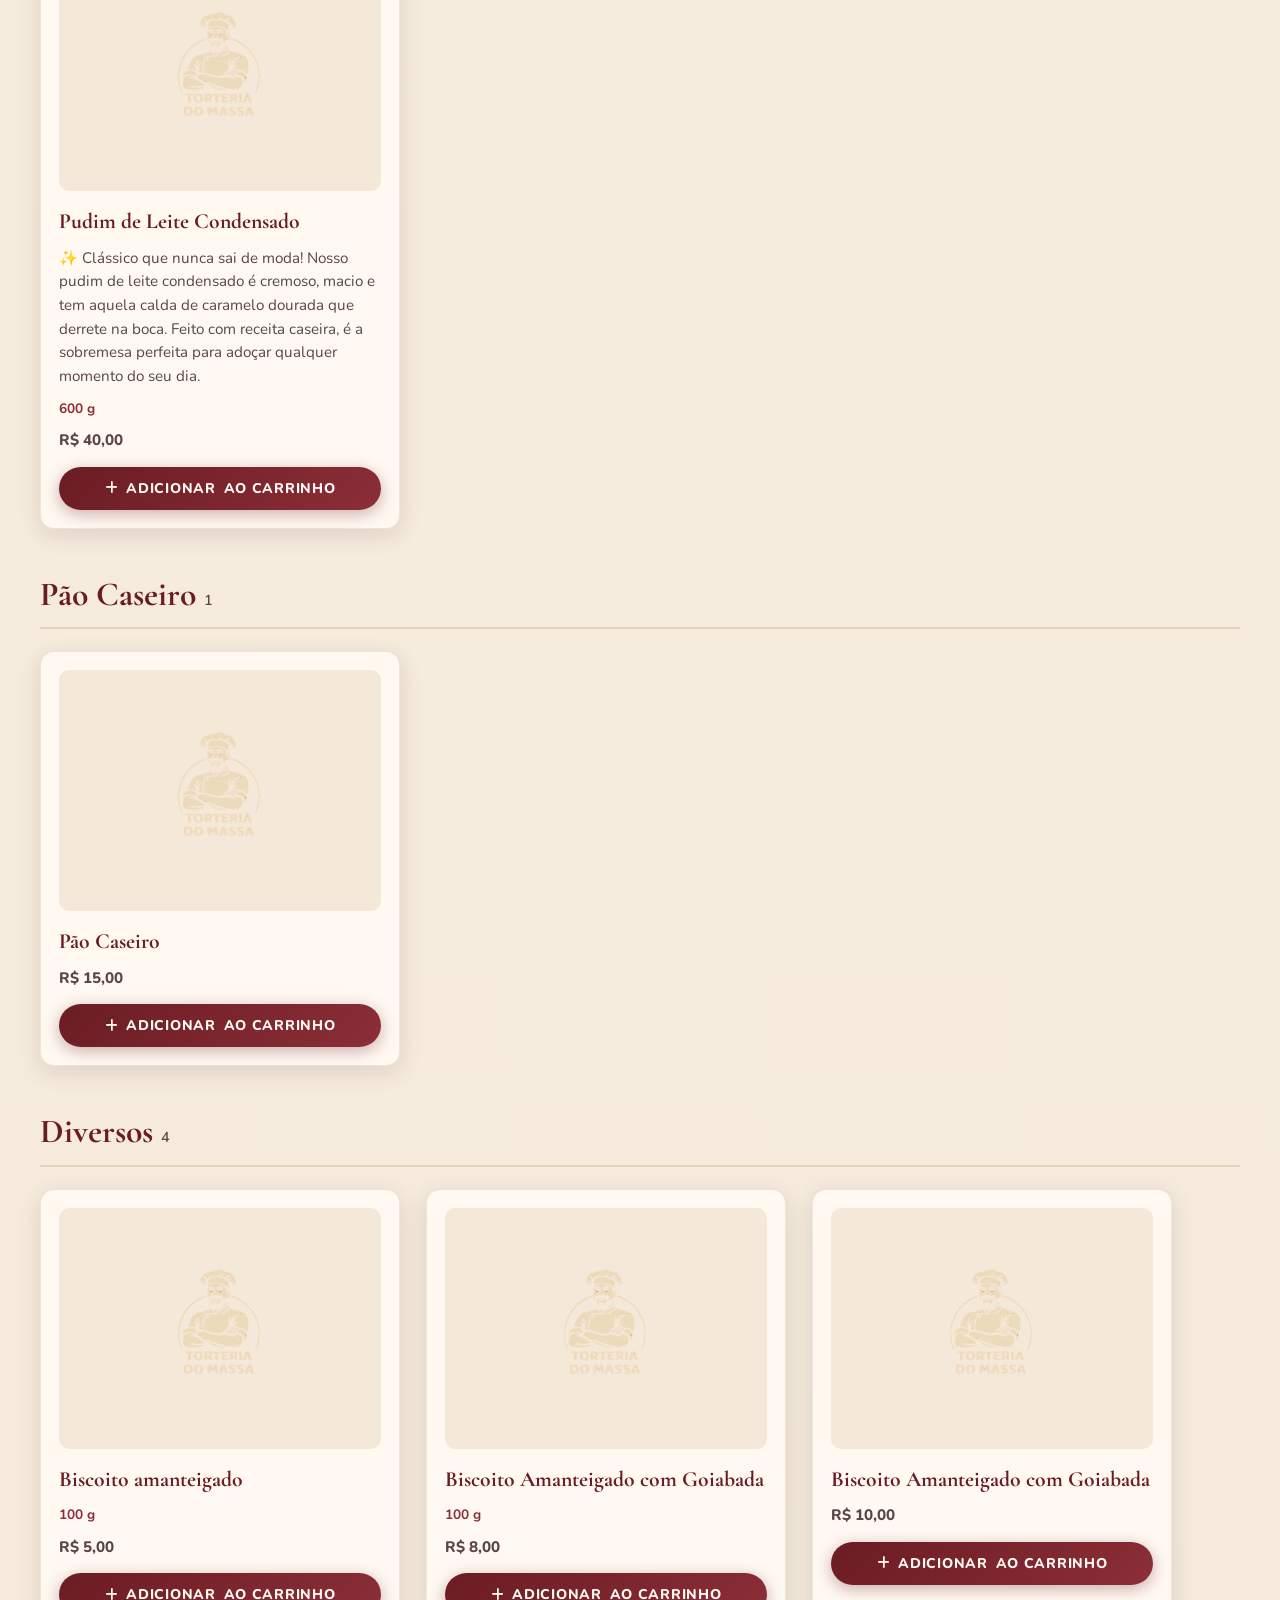
<file: produtos.html>
<!DOCTYPE html>
<html lang="pt-BR">
  <head>
    <meta charset="UTF-8" />
    <meta http-equiv="X-UA-Compatible" content="IE=edge" />
    <meta name="viewport" content="width=device-width, initial-scale=1.0" />
    <title>Produtos — Torteria do Massa</title>
    <link rel="preconnect" href="https://fonts.googleapis.com" />
    <link rel="preconnect" href="https://fonts.gstatic.com" crossorigin />
    <link
      href="https://fonts.googleapis.com/css2?family=Cormorant+Garamond:ital,wght@0,600;0,700;1,600&family=Nunito:wght@400;600;700;800&display=swap"
      rel="stylesheet"
    />
    <link rel="stylesheet" href="https://cdnjs.cloudflare.com/ajax/libs/font-awesome/6.5.1/css/all.min.css" />
    <link rel="stylesheet" href="style.css" />
  </head>

  <body>
    <div class="nav-backdrop" id="navBackdrop" aria-hidden="true"></div>

    <header>
      <nav>
        <a class="logo" href="index.html">
          <img src="img/logo.png" alt="Torteria do Massa" class="logo-img" width="52" height="52" />
          Torteria do Massa
        </a>
        <ul class="nav-list">
          <li><a href="index.html">Início</a></li>
          <li><a href="about.html">História</a></li>
          <li><a href="produtos.html">Produtos</a></li>
          <li><a href="contato.html">Contato</a></li>
        </ul>
        <div class="nav-tail">
          <button type="button" class="nav-cart" data-open-cart aria-label="Abrir carrinho de compras">
            <i class="fas fa-shopping-bag" aria-hidden="true"></i>
            <span class="nav-cart__count" data-cart-count>0</span>
          </button>
          <div class="mobile-menu" aria-label="Abrir menu">
            <div class="line1"></div>
            <div class="line2"></div>
            <div class="line3"></div>
          </div>
        </div>
      </nav>
    </header>

    <div class="cart-backdrop" data-cart-backdrop></div>
    <aside class="cart-panel" data-cart-panel aria-hidden="true" role="dialog" aria-labelledby="cartTitle">
      <div class="cart-panel__head">
        <h2 id="cartTitle">Carrinho</h2>
        <button type="button" class="cart-panel__close" data-close-cart aria-label="Fechar carrinho">×</button>
      </div>
      <div class="cart-panel__body">
        <p class="cart-panel__empty" data-cart-empty>Seu carrinho está vazio. Que tal uma tortinha?</p>
        <div data-cart-list></div>
      </div>
      <footer class="cart-panel__foot">
        <span>Total (demo)</span>
        <strong>R$ <span data-cart-total>0,00</span></strong>
        <p class="cart-demo-note">Demonstração: os pedidos são finalizados pelo WhatsApp ou na loja.</p>
        <a class="cart-panel__checkout" data-whatsapp-order href="#" target="_blank" rel="noopener noreferrer">Enviar pedido pelo WhatsApp</a>
      </footer>
    </aside>

    <main class="products-wrap">
      <section class="products">
        <h2>As delícias da Torteria do Massa</h2>
        <p class="section-sub">Conheça todos os nossos sabores! A disponibilidade muda a cada dia: monte seu pedido e confirme pelo WhatsApp quais sabores temos hoje.</p>

        <div class="menu-tools">
          <label class="menu-search">
            <i class="fas fa-search" aria-hidden="true"></i>
            <input type="search" placeholder="Buscar sabor (ex.: limão, frango)" data-cardapio-search aria-label="Buscar sabor" />
          </label>
          <div class="menu-chips" data-cardapio-chips></div>
        </div>

        <div data-cardapio></div>
        <p class="menu-empty" data-cardapio-empty hidden>Nenhum sabor encontrado. Tente outra palavra!</p>
      </section>
    </main>

    <footer class="footer">
      <p>&copy; 2026 Torteria do Massa. Todos os direitos reservados.</p>
    </footer>

    <script src="mobile-navbar.js"></script>
    <script src="cardapio-data.js"></script>
    <script src="cardapio.js"></script>
    <script src="cart.js"></script>
  </body>
</html>
</file>
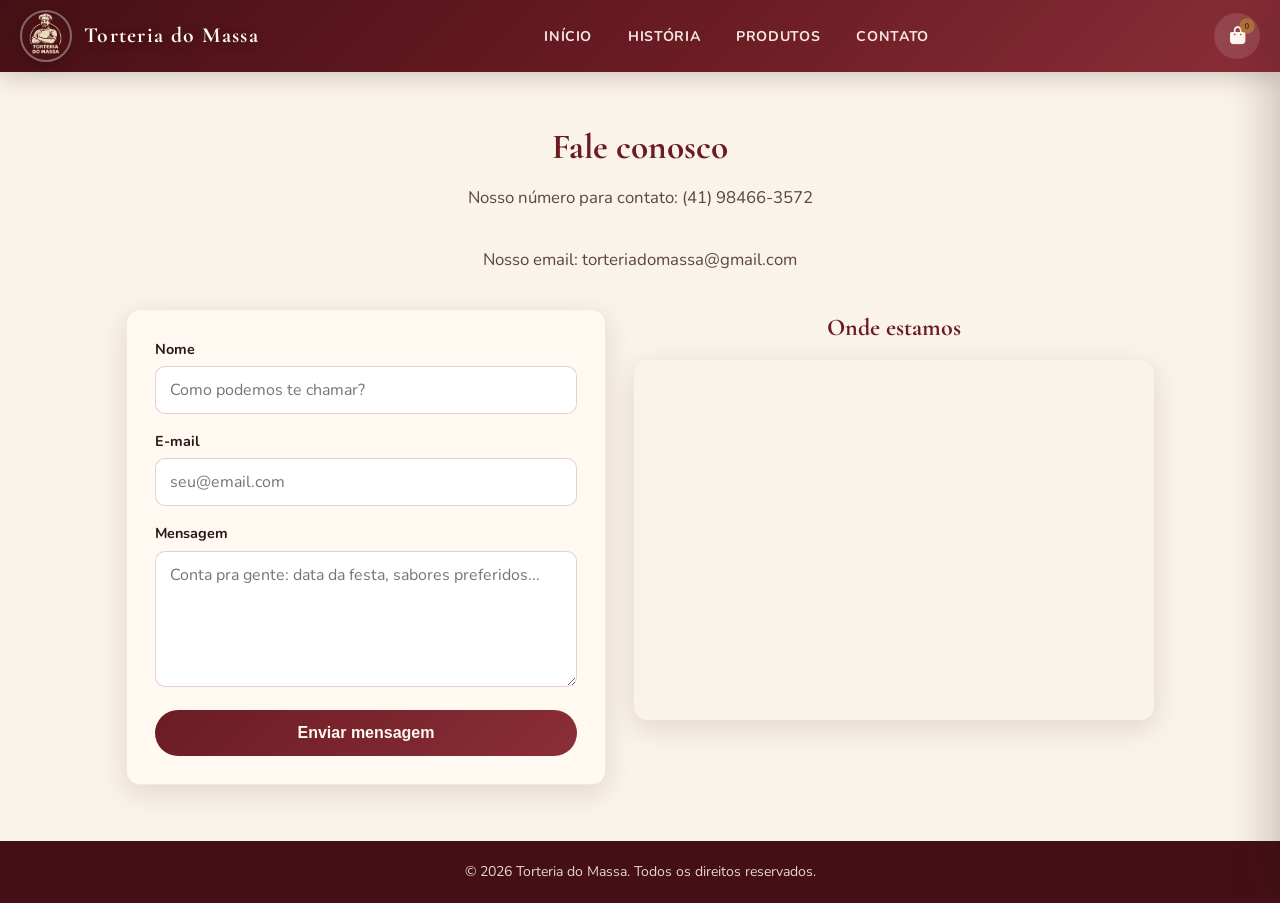
<file: html e css/contato.html>
<!DOCTYPE html>
<html lang="pt-BR">
  <head>
    <meta charset="UTF-8" />
    <meta name="viewport" content="width=device-width, initial-scale=1.0" />
    <meta http-equiv="X-UA-Compatible" content="IE=edge" />
    <title>Contato — Torteria do Massa</title>
    <link rel="preconnect" href="https://fonts.googleapis.com" />
    <link rel="preconnect" href="https://fonts.gstatic.com" crossorigin />
    <link
      href="https://fonts.googleapis.com/css2?family=Cormorant+Garamond:ital,wght@0,600;0,700;1,600&family=Nunito:wght@400;600;700;800&display=swap"
      rel="stylesheet"
    />
    <link rel="stylesheet" href="https://cdnjs.cloudflare.com/ajax/libs/font-awesome/6.5.1/css/all.min.css" />
    <link rel="stylesheet" href="style.css" />
  </head>
  <body>
    <div class="nav-backdrop" id="navBackdrop" aria-hidden="true"></div>

    <header>
      <nav>
        <a class="logo" href="home.html">
          <img src="img/logo.png" alt="Torteria do Massa" class="logo-img" width="52" height="52" />
          Torteria do Massa
        </a>
        <ul class="nav-list">
          <li><a href="home.html">Início</a></li>
          <li><a href="about.html">História</a></li>
          <li><a href="produtos.html">Produtos</a></li>
          <li><a href="contato.html">Contato</a></li>
        </ul>
        <div class="nav-tail">
          <button type="button" class="nav-cart" data-open-cart aria-label="Abrir carrinho de compras">
            <i class="fas fa-shopping-bag" aria-hidden="true"></i>
            <span class="nav-cart__count" data-cart-count>0</span>
          </button>
          <div class="mobile-menu" aria-label="Abrir menu">
            <div class="line1"></div>
            <div class="line2"></div>
            <div class="line3"></div>
          </div>
        </div>
      </nav>
    </header>

    <div class="cart-backdrop" data-cart-backdrop></div>
    <aside class="cart-panel" data-cart-panel aria-hidden="true" role="dialog" aria-labelledby="cartTitle">
      <div class="cart-panel__head">
        <h2 id="cartTitle">Carrinho</h2>
        <button type="button" class="cart-panel__close" data-close-cart aria-label="Fechar carrinho">×</button>
      </div>
      <div class="cart-panel__body">
        <p class="cart-panel__empty" data-cart-empty>Seu carrinho está vazio. Que tal uma tortinha?</p>
        <div data-cart-list></div>
      </div>
      <footer class="cart-panel__foot">
        <span>Total (demo)</span>
        <strong>R$ <span data-cart-total>0,00</span></strong>
        <p class="cart-demo-note">Demonstração: os pedidos são finalizados pelo Instagram ou na loja.</p>
      </footer>
    </aside>

    <main>
      <section class="contact">
        <h2>Fale conosco</h2>
        <p class="section-sub">Nosso número para contato: (41) 98466-3572 </p>
        <p class="section-sub">Nosso email: torteriadomassa@gmail.com </p>
        <div class="contact-container">
          <div class="form-container">
            <form action="enviar_mensagem.php" method="post">
              <div class="form-group">
                <label for="name">Nome</label>
                <input type="text" id="name" name="name" placeholder="Como podemos te chamar?" required />
              </div>
              <div class="form-group">
                <label for="email">E-mail</label>
                <input type="email" id="email" name="email" placeholder="seu@email.com" required />
              </div>
              <div class="form-group">
                <label for="message">Mensagem</label>
                <textarea id="message" name="message" rows="5" placeholder="Conta pra gente: data da festa, sabores preferidos..." required></textarea>
              </div>
              <button type="submit" class="submit-button">Enviar mensagem</button>
            </form>
          </div>

          <div class="location-container">
            <h3>Onde estamos</h3>
            <iframe
              title="Mapa da Torteria do Massa"
              src="https://www.google.com/maps/embed?pb=!1m18!1m12!1m3!1d3600.652579367749!2d-48.5178824!3d-25.5166308!2m3!1f0!2f0!3f0!3m2!1i1024!2i768!4f13.1!3m3!1m2!1s0x94db9b0061aa6ac9%3A0x43132362884891cd!2sTorteria%20do%20Massa!5e0!3m2!1spt-BR!2sbr!4v1778636752762!5m2!1spt-BR!2sbr"
              width="600"
              height="450"
              style="border: 0"
              allowfullscreen=""
              loading="lazy"
              referrerpolicy="no-referrer-when-downgrade"
            ></iframe>
          </div>
        </div>
      </section>
    </main>

    <footer class="footer">
      <p>&copy; 2026 Torteria do Massa. Todos os direitos reservados.</p>
    </footer>

    <script src="mobile-navbar.js"></script>
    <script src="cart.js"></script>
  </body>
</html>
</file>
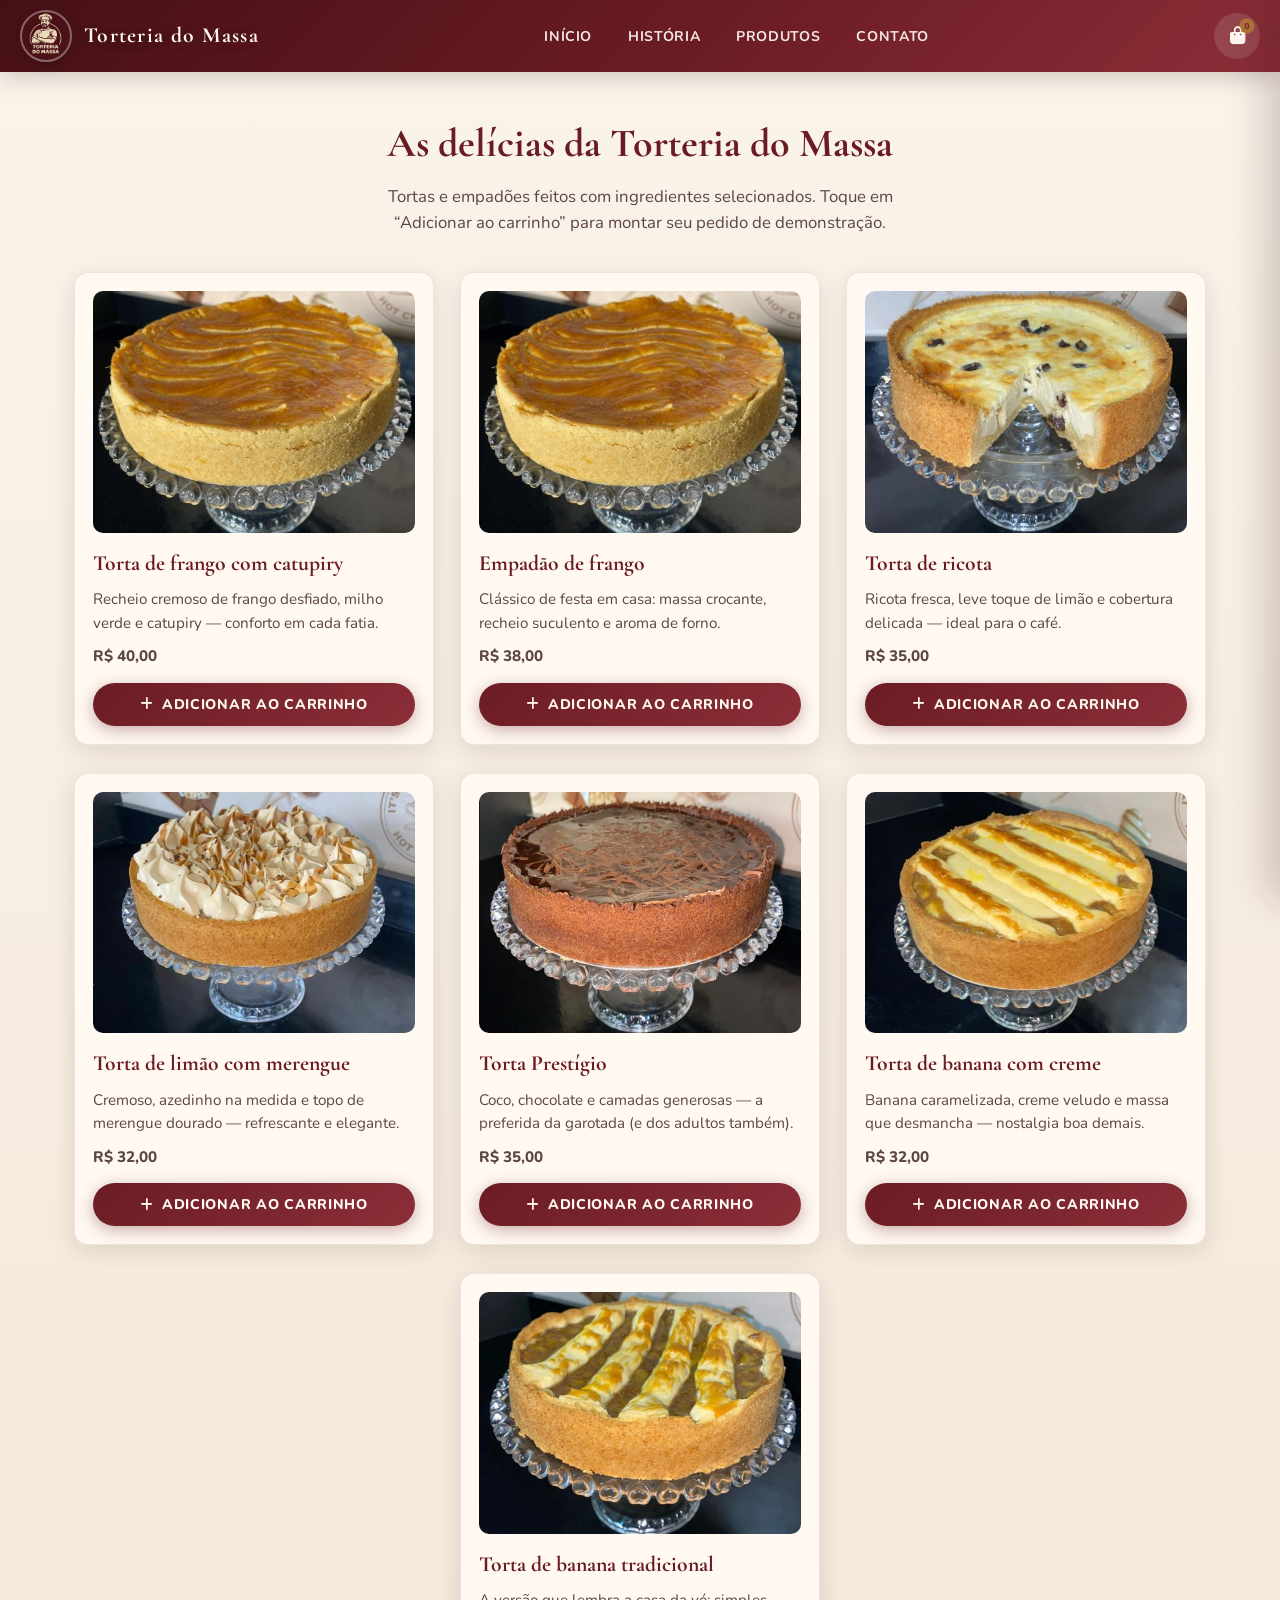
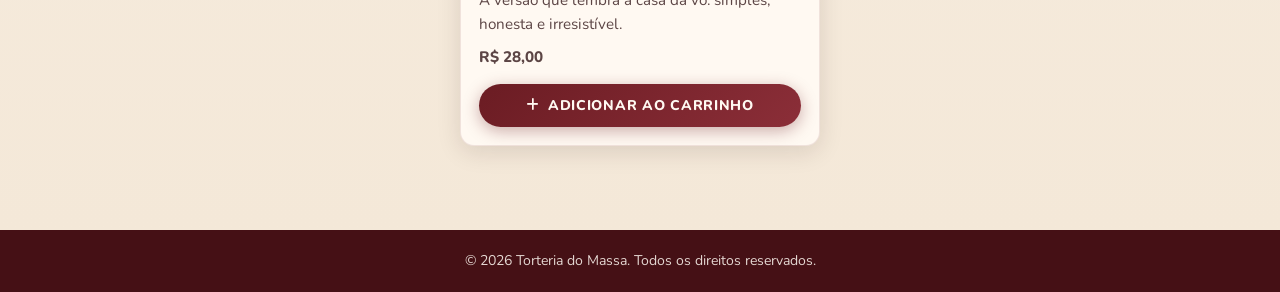
<file: html e css/produtos.html>
<!DOCTYPE html>
<html lang="pt-BR">
  <head>
    <meta charset="UTF-8" />
    <meta http-equiv="X-UA-Compatible" content="IE=edge" />
    <meta name="viewport" content="width=device-width, initial-scale=1.0" />
    <title>Produtos — Torteria do Massa</title>
    <link rel="preconnect" href="https://fonts.googleapis.com" />
    <link rel="preconnect" href="https://fonts.gstatic.com" crossorigin />
    <link
      href="https://fonts.googleapis.com/css2?family=Cormorant+Garamond:ital,wght@0,600;0,700;1,600&family=Nunito:wght@400;600;700;800&display=swap"
      rel="stylesheet"
    />
    <link rel="stylesheet" href="https://cdnjs.cloudflare.com/ajax/libs/font-awesome/6.5.1/css/all.min.css" />
    <link rel="stylesheet" href="style.css" />
  </head>

  <body>
    <div class="nav-backdrop" id="navBackdrop" aria-hidden="true"></div>

    <header>
      <nav>
        <a class="logo" href="home.html">
          <img src="img/logo.png" alt="Torteria do Massa" class="logo-img" width="52" height="52" />
          Torteria do Massa
        </a>
        <ul class="nav-list">
          <li><a href="home.html">Início</a></li>
          <li><a href="about.html">História</a></li>
          <li><a href="produtos.html">Produtos</a></li>
          <li><a href="contato.html">Contato</a></li>
        </ul>
        <div class="nav-tail">
          <button type="button" class="nav-cart" data-open-cart aria-label="Abrir carrinho de compras">
            <i class="fas fa-shopping-bag" aria-hidden="true"></i>
            <span class="nav-cart__count" data-cart-count>0</span>
          </button>
          <div class="mobile-menu" aria-label="Abrir menu">
            <div class="line1"></div>
            <div class="line2"></div>
            <div class="line3"></div>
          </div>
        </div>
      </nav>
    </header>

    <div class="cart-backdrop" data-cart-backdrop></div>
    <aside class="cart-panel" data-cart-panel aria-hidden="true" role="dialog" aria-labelledby="cartTitle">
      <div class="cart-panel__head">
        <h2 id="cartTitle">Carrinho</h2>
        <button type="button" class="cart-panel__close" data-close-cart aria-label="Fechar carrinho">×</button>
      </div>
      <div class="cart-panel__body">
        <p class="cart-panel__empty" data-cart-empty>Seu carrinho está vazio. Que tal uma tortinha?</p>
        <div data-cart-list></div>
      </div>
      <footer class="cart-panel__foot">
        <span>Total (demo)</span>
        <strong>R$ <span data-cart-total>0,00</span></strong>
        <p class="cart-demo-note">Demonstração: os pedidos são finalizados pelo WhatsApp ou na loja.</p>
        <a class="cart-panel__checkout" data-whatsapp-order href="#" target="_blank" rel="noopener noreferrer">Enviar pedido pelo WhatsApp</a>
      </footer>
    </aside>

    <main class="products-wrap">
      <section class="products">
        <h2>As delícias da Torteria do Massa</h2>
        <p class="section-sub">Tortas e empadões feitos com ingredientes selecionados. Toque em “Adicionar ao carrinho” para montar seu pedido de demonstração.</p>

        <div class="product-cards">
          <article class="product-card">
            <img src="img/empadao.JPG" alt="Torta de frango com catupiry" class="product-img" loading="lazy" />
            <div class="product-info">
              <h3>Torta de frango com catupiry</h3>
              <p>Recheio cremoso de frango desfiado, milho verde e catupiry — conforto em cada fatia.</p>
              <p class="product-price" data-price="40.0">R$ 40,00</p>
              <button type="button" class="add-to-cart-btn" data-add-cart="torta-frango"><i class="fas fa-plus"></i> Adicionar ao carrinho</button>
            </div>
          </article>

          <article class="product-card">
            <img src="img/empadao.JPG" alt="Empadão de frango" class="product-img" loading="lazy" />
            <div class="product-info">
              <h3>Empadão de frango</h3>
              <p>Clássico de festa em casa: massa crocante, recheio suculento e aroma de forno.</p>
              <p class="product-price" data-price="38.0">R$ 38,00</p>
              <button type="button" class="add-to-cart-btn" data-add-cart="empadao-frango"><i class="fas fa-plus"></i> Adicionar ao carrinho</button>
            </div>
          </article>

          <article class="product-card">
            <img src="img/ricota.JPG" alt="Torta de ricota" class="product-img" loading="lazy" />
            <div class="product-info">
              <h3>Torta de ricota</h3>
              <p>Ricota fresca, leve toque de limão e cobertura delicada — ideal para o café.</p>
              <p class="product-price" data-price="35.00">R$ 35,00</p>
              <button type="button" class="add-to-cart-btn" data-add-cart="torta-ricota"><i class="fas fa-plus"></i> Adicionar ao carrinho</button>
            </div>
          </article>
        </div>

        <div class="product-cards">
          <article class="product-card">
            <img src="img/limao.JPG" alt="Torta de limão com merengue" class="product-img" loading="lazy" />
            <div class="product-info">
              <h3>Torta de limão com merengue</h3>
              <p>Cremoso, azedinho na medida e topo de merengue dourado — refrescante e elegante.</p>
              <p class="product-price" data-price="32.0">R$ 32,00</p>
              <button type="button" class="add-to-cart-btn" data-add-cart="torta-limao"><i class="fas fa-plus"></i> Adicionar ao carrinho</button>
            </div>
          </article>

          <article class="product-card">
            <img src="img/prestigio.JPG" alt="Torta Prestígio" class="product-img" loading="lazy" />
            <div class="product-info">
              <h3>Torta Prestígio</h3>
              <p>Coco, chocolate e camadas generosas — a preferida da garotada (e dos adultos também).</p>
              <p class="product-price" data-price="35.00">R$ 35,00</p>
              <button type="button" class="add-to-cart-btn" data-add-cart="torta-prestigio"><i class="fas fa-plus"></i> Adicionar ao carrinho</button>
            </div>
          </article>

          <article class="product-card">
            <img src="img/creme.JPG" alt="Torta de banana com creme" class="product-img" loading="lazy" />
            <div class="product-info">
              <h3>Torta de banana com creme</h3>
              <p>Banana caramelizada, creme veludo e massa que desmancha — nostalgia boa demais.</p>
              <p class="product-price" data-price="32.0">R$ 32,00</p>
              <button type="button" class="add-to-cart-btn" data-add-cart="torta-banana-creme"><i class="fas fa-plus"></i> Adicionar ao carrinho</button>
            </div>
          </article>
        </div>

        <div class="product-cards">
          <article class="product-card">
            <img src="img/tradicional.JPG" alt="Torta de banana tradicional" class="product-img" loading="lazy" />
            <div class="product-info">
              <h3>Torta de banana tradicional</h3>
              <p>A versão que lembra a casa da vó: simples, honesta e irresistível.</p>
              <p class="product-price" data-price="28.0">R$ 28,00</p>
              <button type="button" class="add-to-cart-btn" data-add-cart="torta-banana-trad"><i class="fas fa-plus"></i> Adicionar ao carrinho</button>
            </div>
          </article>
        </div>
      </section>
    </main>

    <footer class="footer">
      <p>&copy; 2026 Torteria do Massa. Todos os direitos reservados.</p>
    </footer>

    <script src="mobile-navbar.js"></script>
    <script src="cart.js"></script>
  </body>
</html>
</file>
<file: style.css>
/* Torteria do Massa — vinho + bege */
:root {
  --wine: #6b1c23;
  --wine-deep: #451015;
  --wine-light: #8b2e38;
  --bege: #f4e8d8;
  --bege-deep: #e6d4bc;
  --bege-card: #fff9f2;
  --cream: #faf3ea;
  --ink: #2a1818;
  --ink-soft: #5c4545;
  --accent: #c9a227;
  --shadow: rgba(45, 16, 20, 0.12);
  --shadow-strong: rgba(45, 16, 20, 0.22);
  --radius: 14px;
  --radius-sm: 10px;
  --nav-h: 72px;
  --font-display: "Cormorant Garamond", Georgia, serif;
  --font-body: "Nunito", system-ui, sans-serif;
  --ease-out: cubic-bezier(0.22, 1, 0.36, 1);
}

@media (prefers-reduced-motion: reduce) {
  *,
  *::before,
  *::after {
    animation-duration: 0.01ms !important;
    animation-iteration-count: 1 !important;
    transition-duration: 0.01ms !important;
    scroll-behavior: auto !important;
  }
}

@keyframes navLinkFade {
  from {
    opacity: 0;
    transform: translateX(16px);
  }
  to {
    opacity: 1;
    transform: translateX(0);
  }
}

@keyframes fade-up {
  from {
    opacity: 0;
    transform: translateY(28px);
  }
  to {
    opacity: 1;
    transform: translateY(0);
  }
}

@keyframes fade-in {
  from {
    opacity: 0;
  }
  to {
    opacity: 1;
  }
}

@keyframes gentle-float {
  0%,
  100% {
    transform: translateY(0);
  }
  50% {
    transform: translateY(-8px);
  }
}

@keyframes pulse-ring {
  0% {
    box-shadow: 0 0 0 0 rgba(201, 162, 39, 0.45);
  }
  70% {
    box-shadow: 0 0 0 12px rgba(201, 162, 39, 0);
  }
  100% {
    box-shadow: 0 0 0 0 rgba(201, 162, 39, 0);
  }
}

@keyframes shine {
  to {
    background-position: 200% center;
  }
}

@keyframes story-photo-float {
  0%,
  100% {
    translate: 0 0;
  }
  50% {
    translate: 0 -10px;
  }
}

@keyframes story-photo-glow {
  0%,
  100% {
    opacity: 0.45;
    transform: scale(0.96);
  }
  50% {
    opacity: 0.85;
    transform: scale(1.04);
  }
}

@keyframes story-photo-shimmer {
  0% {
    transform: translateX(-120%) skewX(-12deg);
    opacity: 0;
  }
  35% {
    opacity: 0.55;
  }
  100% {
    transform: translateX(220%) skewX(-12deg);
    opacity: 0;
  }
}

@keyframes story-caption-in {
  from {
    opacity: 0;
    transform: translateY(8px);
  }
  to {
    opacity: 1;
    transform: translateY(0);
  }
}

* {
  margin: 0;
  padding: 0;
  box-sizing: border-box;
}

html {
  scroll-behavior: smooth;
}

body {
  display: flex;
  flex-direction: column;
  min-height: 100vh;
  font-family: var(--font-body);
  background: var(--bege);
  color: var(--ink);
  line-height: 1.55;
}

body.nav-open,
body.cart-open {
  overflow: hidden;
}

img {
  max-width: 100%;
  height: auto;
  display: block;
}

a {
  color: var(--wine);
  text-decoration: none;
  transition: color 0.25s var(--ease-out), transform 0.25s var(--ease-out);
}

a:hover {
  color: var(--wine-light);
}

main {
  flex: 1;
  padding: 0;
}

/* ——— Header / Nav ——— */
header {
  position: sticky;
  top: 0;
  /* Acima do .nav-backdrop (1098) para o drawer e os links receberem clique no mobile */
  z-index: 1250;
}

nav {
  display: flex;
  align-items: center;
  gap: 16px;
  min-height: var(--nav-h);
  padding: 0 20px;
  background: linear-gradient(135deg, var(--wine-deep) 0%, var(--wine) 55%, var(--wine-light) 100%);
  box-shadow: 0 4px 24px var(--shadow-strong);
  position: relative;
}

.nav-tail {
  display: flex;
  align-items: center;
  gap: 6px;
  flex-shrink: 0;
}

header nav a,
header nav .nav-cart {
  color: var(--bege-card);
}

.logo {
  font-family: var(--font-display);
  font-size: 1.35rem;
  font-weight: 700;
  letter-spacing: 0.06em;
  text-transform: none;
  display: flex;
  align-items: center;
  gap: 12px;
  color: var(--bege-card) !important;
  text-shadow: 0 2px 12px rgba(0, 0, 0, 0.25);
}

.logo:hover {
  color: #fff !important;
  transform: none;
}

.logo-img {
  width: 52px;
  height: auto;
  border-radius: 50%;
  border: 2px solid rgba(255, 255, 255, 0.35);
  box-shadow: 0 4px 12px rgba(0, 0, 0, 0.2);
  transition: transform 0.35s var(--ease-out), box-shadow 0.35s;
}

.logo:hover .logo-img {
  transform: scale(1.06) rotate(-3deg);
  box-shadow: 0 6px 20px rgba(0, 0, 0, 0.28);
}

.nav-list {
  list-style: none;
  display: flex;
  align-items: center;
  gap: 8px;
  position: static;
  transform: none;
  width: auto;
  height: auto;
  background: none;
  flex-direction: row;
  flex: 1;
  justify-content: center;
}

.nav-list li {
  letter-spacing: 0.04em;
  margin: 0;
}

.nav-list a {
  color: rgba(255, 249, 242, 0.92) !important;
  text-decoration: none;
  font-size: 0.88rem;
  font-weight: 700;
  text-transform: uppercase;
  padding: 10px 14px;
  border-radius: 999px;
  text-shadow: none;
  position: relative;
}

.nav-list a::after {
  content: "";
  position: absolute;
  left: 50%;
  bottom: 4px;
  width: 0;
  height: 2px;
  background: var(--accent);
  border-radius: 2px;
  transform: translateX(-50%);
  transition: width 0.3s var(--ease-out);
}

.nav-list a:hover {
  color: #fff !important;
  opacity: 1;
  background: rgba(255, 255, 255, 0.08);
}

.nav-list a:hover::after {
  width: 60%;
}

.nav-cart {
  position: relative;
  display: flex;
  align-items: center;
  justify-content: center;
  width: 46px;
  height: 46px;
  border: none;
  border-radius: 50%;
  background: rgba(255, 255, 255, 0.12);
  color: inherit;
  cursor: pointer;
  transition: background 0.25s, transform 0.2s var(--ease-out), box-shadow 0.25s;
  font-size: 1.1rem;
}

.nav-cart:hover {
  background: rgba(255, 255, 255, 0.22);
  transform: scale(1.06);
}

.nav-cart:active {
  transform: scale(0.96);
}

.nav-cart__count {
  position: absolute;
  top: 4px;
  right: 4px;
  min-width: 18px;
  height: 18px;
  padding: 0 5px;
  font-size: 0.65rem;
  font-weight: 800;
  line-height: 18px;
  text-align: center;
  background: var(--accent);
  color: var(--wine-deep);
  border-radius: 999px;
  transition: transform 0.25s var(--ease-out);
}

.nav-cart__count[data-empty="true"] {
  opacity: 0.5;
  transform: scale(0.85);
}

.mobile-menu {
  display: none;
  cursor: pointer;
  z-index: 1202;
  padding: 8px;
  border-radius: 10px;
  transition: background 0.25s;
}

.mobile-menu:hover {
  background: rgba(255, 255, 255, 0.1);
}

.mobile-menu div {
  width: 26px;
  height: 2px;
  background: var(--bege-card);
  margin: 6px 0;
  border-radius: 2px;
  transition: transform 0.35s var(--ease-out), opacity 0.25s;
}

.mobile-menu.active .line1 {
  transform: rotate(-45deg) translate(-5px, 6px);
}

.mobile-menu.active .line2 {
  opacity: 0;
  transform: translateX(-8px);
}

.mobile-menu.active .line3 {
  transform: rotate(45deg) translate(-5px, -6px);
}

.nav-backdrop {
  display: none;
  position: fixed;
  inset: 0;
  background: rgba(20, 8, 10, 0.45);
  z-index: 1098;
  opacity: 0;
  pointer-events: none;
  transition: opacity 0.35s var(--ease-out);
}

.nav-backdrop.is-visible {
  opacity: 1;
  pointer-events: auto;
}

.nav-list.active {
  transform: translateX(0);
}

/* ——— Carrinho ——— */
.cart-backdrop {
  position: fixed;
  inset: 0;
  background: rgba(20, 8, 10, 0.5);
  z-index: 1300;
  opacity: 0;
  pointer-events: none;
  transition: opacity 0.35s var(--ease-out);
}

.cart-backdrop.is-visible {
  opacity: 1;
  pointer-events: auto;
}

.cart-panel {
  position: fixed;
  top: 0;
  right: 0;
  width: min(420px, 100vw);
  height: 100vh;
  height: 100dvh;
  background: var(--cream);
  z-index: 1301;
  box-shadow: -12px 0 40px var(--shadow-strong);
  display: flex;
  flex-direction: column;
  transform: translateX(100%);
  transition: transform 0.45s var(--ease-out);
  border-left: 1px solid rgba(107, 28, 35, 0.12);
}

.cart-panel.is-open {
  transform: translateX(0);
}

.cart-panel__head {
  display: flex;
  align-items: center;
  justify-content: space-between;
  padding: 22px 20px;
  background: linear-gradient(180deg, var(--wine) 0%, var(--wine-deep) 100%);
  color: var(--bege-card);
}

.cart-panel__head h2 {
  font-family: var(--font-display);
  font-size: 1.75rem;
  font-weight: 700;
}

.cart-panel__close {
  width: 40px;
  height: 40px;
  border: none;
  border-radius: 50%;
  background: rgba(255, 255, 255, 0.15);
  color: #fff;
  font-size: 1.5rem;
  line-height: 1;
  cursor: pointer;
  transition: background 0.25s, transform 0.2s;
}

.cart-panel__close:hover {
  background: rgba(255, 255, 255, 0.28);
  transform: rotate(90deg);
}

.cart-panel__body {
  flex: 1;
  overflow-y: auto;
  padding: 16px;
}

.cart-panel__empty {
  text-align: center;
  color: var(--ink-soft);
  padding: 32px 16px;
  font-size: 1rem;
}

.cart-panel__foot {
  padding: 18px 20px 24px;
  border-top: 1px solid rgba(107, 28, 35, 0.12);
  background: var(--bege-card);
  display: grid;
  gap: 8px;
}

.cart-panel__foot > span:first-of-type {
  font-size: 0.85rem;
  color: var(--ink-soft);
  text-transform: uppercase;
  letter-spacing: 0.08em;
}

.cart-panel__foot strong {
  font-size: 1.5rem;
  color: var(--wine);
}

.cart-demo-note {
  font-size: 0.8rem;
  color: var(--ink-soft);
  margin-top: 4px;
}

.cart-panel__checkout {
  display: inline-flex;
  align-items: center;
  justify-content: center;
  width: 100%;
  padding: 14px 16px;
  margin-top: 10px;
  border-radius: 999px;
  background: #25d366;
  color: #fff;
  text-decoration: none;
  font-weight: 700;
  transition: transform 0.2s ease, box-shadow 0.2s ease;
}

.cart-panel__checkout:hover {
  transform: translateY(-1px);
  box-shadow: 0 10px 20px rgba(37, 211, 102, 0.25);
}

.cart-panel__checkout[hidden] {
  display: none;
}

.cart-line {
  display: flex;
  align-items: center;
  gap: 12px;
  padding: 12px;
  margin-bottom: 10px;
  background: #fff;
  border-radius: var(--radius-sm);
  box-shadow: 0 2px 12px var(--shadow);
  animation: fade-in 0.4s var(--ease-out) both;
}

.cart-line__img {
  width: 56px;
  height: 56px;
  object-fit: cover;
  border-radius: 10px;
}

.cart-line__body {
  flex: 1;
  min-width: 0;
  display: flex;
  flex-direction: column;
  gap: 2px;
}

.cart-line__name {
  font-weight: 700;
  color: var(--ink);
  font-size: 0.95rem;
}

.cart-line__meta {
  font-size: 0.82rem;
  color: var(--ink-soft);
}

.cart-line__remove {
  flex-shrink: 0;
  width: 36px;
  height: 36px;
  border: none;
  border-radius: 50%;
  background: var(--bege-deep);
  color: var(--wine);
  font-size: 1.25rem;
  line-height: 1;
  cursor: pointer;
  transition: background 0.2s, transform 0.2s;
}

.cart-line__remove:hover {
  background: #f0dcc4;
  transform: scale(1.08);
}

/* ——— Home Hero ——— */
.page-main {
  padding-bottom: 48px;
}

.hero {
  position: relative;
  min-height: 78vh;
  display: flex;
  align-items: center;
  justify-content: center;
  padding: 48px 24px 64px;
  overflow: hidden;
  background: linear-gradient(145deg, var(--wine-deep) 0%, var(--wine) 42%, #7a2630 100%);
}

.hero::before {
  content: "";
  position: absolute;
  inset: 0;
  background: radial-gradient(ellipse 80% 60% at 70% 20%, rgba(201, 162, 39, 0.18), transparent 55%),
    radial-gradient(ellipse 50% 40% at 10% 80%, rgba(255, 249, 242, 0.08), transparent 50%);
  pointer-events: none;
}

.hero::after {
  content: "";
  position: absolute;
  inset: 0;
  opacity: 0.07;
  background-image: url("data:image/svg+xml,%3Csvg width='60' height='60' viewBox='0 0 60 60' xmlns='http://www.w3.org/2000/svg'%3E%3Cpath d='M30 5 L55 30 L30 55 L5 30 Z' fill='none' stroke='%23fff' stroke-width='0.5'/%3E%3C/svg%3E");
  background-size: 48px 48px;
  pointer-events: none;
}

.hero__inner {
  position: relative;
  z-index: 1;
  max-width: 720px;
  text-align: center;
  color: var(--bege-card);
}

.hero__badge {
  display: inline-block;
  padding: 8px 18px;
  border-radius: 999px;
  background: rgba(255, 255, 255, 0.12);
  border: 1px solid rgba(255, 255, 255, 0.25);
  font-size: 0.78rem;
  font-weight: 800;
  letter-spacing: 0.12em;
  text-transform: uppercase;
  margin-bottom: 20px;
  animation: fade-up 0.8s var(--ease-out) 0.1s both;
}

.hero h1 {
  font-family: var(--font-display);
  font-size: clamp(2.4rem, 6vw, 3.6rem);
  font-weight: 700;
  line-height: 1.12;
  margin-bottom: 16px;
  text-shadow: 0 4px 32px rgba(0, 0, 0, 0.35);
  animation: fade-up 0.85s var(--ease-out) 0.2s both;
}

.hero__lead {
  font-size: 1.15rem;
  opacity: 0.95;
  max-width: 520px;
  margin: 0 auto 28px;
  animation: fade-up 0.85s var(--ease-out) 0.32s both;
}

.hero__ctas {
  display: flex;
  flex-wrap: wrap;
  gap: 14px;
  justify-content: center;
  animation: fade-up 0.85s var(--ease-out) 0.44s both;
}

.btn {
  display: inline-flex;
  align-items: center;
  justify-content: center;
  gap: 10px;
  padding: 14px 26px;
  border-radius: 999px;
  font-family: var(--font-body);
  font-weight: 800;
  font-size: 0.92rem;
  letter-spacing: 0.04em;
  border: 2px solid transparent;
  cursor: pointer;
  transition: transform 0.25s var(--ease-out), box-shadow 0.25s, background 0.25s, color 0.25s;
}

.btn:active {
  transform: scale(0.97);
}

.btn--primary {
  background: linear-gradient(135deg, var(--accent) 0%, #ddb33d 100%);
  color: var(--wine-deep);
  box-shadow: 0 8px 28px rgba(201, 162, 39, 0.35);
}

.btn--primary:hover {
  transform: translateY(-2px);
  box-shadow: 0 12px 36px rgba(201, 162, 39, 0.45);
}

.btn--ghost {
  background: rgba(255, 255, 255, 0.1);
  color: var(--bege-card);
  border-color: rgba(255, 255, 255, 0.35);
}

.btn--ghost:hover {
  background: rgba(255, 255, 255, 0.2);
  transform: translateY(-2px);
}

.btn--wine {
  background: var(--wine);
  color: var(--bege-card);
  border-color: var(--wine-light);
}

.btn--wine:hover {
  background: var(--wine-light);
  transform: translateY(-2px);
}

/* Destaques home */
.section-title {
  font-family: var(--font-display);
  font-size: clamp(1.85rem, 4vw, 2.4rem);
  color: var(--wine);
  text-align: center;
  margin-bottom: 10px;
}

.section-sub {
  text-align: center;
  color: var(--ink-soft);
  max-width: 560px;
  margin: 0 auto 36px;
  font-size: 1.05rem;
}

.featured {
  padding: 56px 24px 32px;
  background: linear-gradient(180deg, var(--bege) 0%, var(--cream) 100%);
}

.featured__grid {
  display: grid;
  grid-template-columns: repeat(3, 1fr);
  gap: 22px;
  max-width: 1100px;
  margin: 0 auto;
}

.feature-card {
  position: relative;
  border-radius: var(--radius);
  overflow: hidden;
  background: #fff;
  box-shadow: 0 8px 32px var(--shadow);
  transition: transform 0.4s var(--ease-out), box-shadow 0.4s;
}

.feature-card:hover {
  transform: translateY(-8px) scale(1.02);
  box-shadow: 0 20px 48px var(--shadow-strong);
}

.feature-card img {
  width: 100%;
  aspect-ratio: 4/3;
  object-fit: cover;
  transition: transform 0.6s var(--ease-out);
}

.feature-card:hover img {
  transform: scale(1.08);
}

.feature-card__body {
  padding: 18px 18px 22px;
}

.feature-card__body h3 {
  font-family: var(--font-display);
  font-size: 1.35rem;
  color: var(--wine);
  margin-bottom: 6px;
}

.feature-card__body p {
  font-size: 0.92rem;
  color: var(--ink-soft);
  margin-bottom: 14px;
}

.feature-card__link {
  font-weight: 800;
  font-size: 0.85rem;
  text-transform: uppercase;
  letter-spacing: 0.06em;
  color: var(--wine);
  display: inline-flex;
  align-items: center;
  gap: 6px;
}

.feature-card__link:hover {
  gap: 10px;
}

.reveal {
  opacity: 0;
  transform: translateY(36px);
  transition: opacity 0.7s var(--ease-out), transform 0.7s var(--ease-out);
}

.reveal.is-visible {
  opacity: 1;
  transform: translateY(0);
}

.home-band {
  padding: 48px 24px;
  background: var(--wine-deep);
  color: var(--bege-card);
  text-align: center;
}

.home-band h2 {
  font-family: var(--font-display);
  font-size: 2rem;
  margin-bottom: 12px;
}

.home-band p {
  max-width: 520px;
  margin: 0 auto 22px;
  opacity: 0.92;
}

/* Redes */
.social-media {
  text-align: center;
  padding: 48px 24px 56px;
  background: var(--cream);
}

.social-media h2 {
  font-family: var(--font-display);
  font-size: 1.85rem;
  color: var(--wine);
  margin-bottom: 8px;
}

.social-media > p {
  color: var(--ink-soft);
  margin-bottom: 22px;
}

.social-icons {
  display: flex;
  justify-content: center;
  gap: 18px;
}

.social-icon {
  display: flex;
  align-items: center;
  justify-content: center;
  width: 54px;
  height: 54px;
  border-radius: 50%;
  font-size: 1.35rem;
  color: var(--wine) !important;
  background: #fff;
  box-shadow: 0 4px 16px var(--shadow);
  transition: transform 0.3s var(--ease-out), box-shadow 0.3s, color 0.25s !important;
}

.social-icon:hover {
  transform: translateY(-4px) scale(1.08);
  box-shadow: 0 12px 28px var(--shadow-strong);
  color: var(--wine-light) !important;
}

/* ——— Produtos ——— */
.products-wrap {
  background: linear-gradient(180deg, var(--cream) 0%, var(--bege) 100%);
  padding: 40px 20px 56px;
}

.products {
  max-width: 1200px;
  margin: 0 auto;
  text-align: center;
}

.products h2 {
  font-family: var(--font-display);
  font-size: clamp(1.85rem, 4vw, 2.5rem);
  color: var(--wine);
  margin-bottom: 10px;
}

.products > .section-sub {
  margin-bottom: 36px;
}

.product-cards {
  display: flex;
  flex-wrap: wrap;
  justify-content: center;
  gap: 26px;
  margin-bottom: 28px;
}

.product-card {
  width: calc(33.333% - 18px);
  min-width: 260px;
  max-width: 360px;
  flex: 1 1 300px;
  background: var(--bege-card);
  border: 1px solid rgba(107, 28, 35, 0.1);
  border-radius: var(--radius);
  padding: 18px;
  box-shadow: 0 6px 24px var(--shadow);
  text-align: left;
  transition: transform 0.35s var(--ease-out), box-shadow 0.35s;
}

.product-card:hover {
  transform: translateY(-10px);
  box-shadow: 0 20px 40px var(--shadow-strong);
}

.product-img {
  width: 100%;
  border-radius: var(--radius-sm);
  aspect-ratio: 4/3;
  object-fit: cover;
  transition: transform 0.5s var(--ease-out);
}

.product-card:hover .product-img {
  transform: scale(1.04);
}

.product-info h3 {
  font-family: var(--font-display);
  font-size: 1.35rem;
  color: var(--wine);
  margin: 14px 0 8px;
}

.product-info p {
  font-size: 0.95rem;
  color: var(--ink-soft);
  margin-bottom: 10px;
}

.product-price {
  font-size: 1.2rem;
  font-weight: 800;
  color: var(--wine);
  margin-bottom: 14px !important;
}

.add-to-cart-btn {
  display: inline-flex;
  align-items: center;
  justify-content: center;
  gap: 8px;
  width: 100%;
  padding: 12px 16px;
  border: none;
  border-radius: 999px;
  font-family: var(--font-body);
  font-weight: 800;
  font-size: 0.88rem;
  text-transform: uppercase;
  letter-spacing: 0.05em;
  cursor: pointer;
  background: linear-gradient(135deg, var(--wine) 0%, var(--wine-light) 100%);
  color: var(--bege-card);
  box-shadow: 0 4px 16px rgba(107, 28, 35, 0.35);
  transition: transform 0.25s, box-shadow 0.25s, filter 0.25s;
}

.add-to-cart-btn:hover {
  filter: brightness(1.08);
  transform: translateY(-2px);
  box-shadow: 0 8px 24px rgba(107, 28, 35, 0.4);
}

.add-to-cart-btn.is-added {
  animation: pulse-ring 0.6s ease-out;
}

/* Contato */
.contact {
  padding: 48px 24px 56px;
  background: var(--cream);
  text-align: center;
}

.contact h2 {
  font-family: var(--font-display);
  font-size: 2.2rem;
  color: var(--wine);
  margin-bottom: 10px;
}

.contact-container {
  display: flex;
  flex-wrap: wrap;
  gap: 28px;
  justify-content: center;
  align-items: flex-start;
  max-width: 1100px;
  margin: 0 auto;
}

.form-container {
  flex: 1;
  min-width: 280px;
  max-width: 480px;
  text-align: left;
  background: var(--bege-card);
  padding: 28px;
  border-radius: var(--radius);
  box-shadow: 0 8px 28px var(--shadow);
  border: 1px solid rgba(107, 28, 35, 0.08);
}

.form-group {
  margin-bottom: 16px;
}

label {
  display: block;
  margin-bottom: 6px;
  font-weight: 700;
  color: var(--ink);
  font-size: 0.9rem;
}

input,
textarea {
  width: 100%;
  padding: 12px 14px;
  border: 1px solid rgba(107, 28, 35, 0.2);
  border-radius: var(--radius-sm);
  font-size: 1rem;
  font-family: var(--font-body);
  background: #fff;
  transition: border-color 0.2s, box-shadow 0.2s;
}

input:focus,
textarea:focus {
  outline: none;
  border-color: var(--wine-light);
  box-shadow: 0 0 0 3px rgba(107, 28, 35, 0.12);
}

textarea {
  resize: vertical;
  min-height: 120px;
}

.submit-button {
  display: block;
  width: 100%;
  padding: 14px;
  background: linear-gradient(135deg, var(--wine) 0%, var(--wine-light) 100%);
  color: var(--bege-card);
  border: none;
  border-radius: 999px;
  font-family: var(--font-body);
  font-size: 1rem;
  font-weight: 800;
  cursor: pointer;
  transition: transform 0.2s, filter 0.2s;
}

.submit-button:hover {
  filter: brightness(1.06);
  transform: translateY(-2px);
}

.location-container {
  flex: 1;
  min-width: 280px;
  max-width: 520px;
}

.location-container h3 {
  font-family: var(--font-display);
  font-size: 1.5rem;
  color: var(--wine);
  margin-bottom: 14px;
}

iframe {
  width: 100%;
  max-width: 100%;
  height: 360px;
  border: 0;
  border-radius: var(--radius);
  box-shadow: 0 8px 28px var(--shadow);
}

/* ——— História (scroll) ——— */
.story-page {
  background: var(--wine-deep);
  color: var(--bege-card);
}

.story-hero {
  min-height: 55vh;
  display: flex;
  align-items: center;
  justify-content: center;
  text-align: center;
  padding: 100px 24px 60px;
  position: relative;
  overflow: hidden;
}

.story-hero h1 {
  font-family: var(--font-display);
  font-size: clamp(2rem, 5vw, 3.2rem);
  max-width: 720px;
  line-height: 1.15;
  position: relative;
  z-index: 2;
}

.story-hero p {
  margin-top: 16px;
  font-size: 1.1rem;
  opacity: 0.9;
  max-width: 520px;
  margin-left: auto;
  margin-right: auto;
  position: relative;
  z-index: 2;
}

.story-scroll-hint {
  position: absolute;
  bottom: 24px;
  left: 50%;
  transform: translateX(-50%);
  font-size: 0.75rem;
  letter-spacing: 0.2em;
  text-transform: uppercase;
  opacity: 0.6;
  animation: gentle-float 2.5s ease-in-out infinite;
}

.story-track {
  position: relative;
  background: linear-gradient(180deg, var(--wine-deep) 0%, #3a1218 40%, var(--bege) 100%);
}

.story-chapter {
  position: relative;
  min-height: 100vh;
  min-height: 100dvh;
  display: flex;
  align-items: center;
  justify-content: center;
  padding: 80px 24px;
  overflow: hidden;
}

.story-chapter__inner {
  max-width: 1100px;
  width: 100%;
  display: grid;
  grid-template-columns: 1fr 1fr;
  gap: 40px;
  align-items: center;
}

.story-chapter:nth-child(even) .story-chapter__inner {
  direction: rtl;
}

.story-chapter:nth-child(even) .story-chapter__inner > * {
  direction: ltr;
}

.story-text-block {
  font-size: clamp(1.05rem, 2vw, 1.2rem);
  line-height: 1.75;
  color: rgba(255, 249, 242, 0.95);
}

.story-chapter--light .story-text-block {
  color: var(--ink);
}

.story-text-block p + p {
  margin-top: 1.1em;
}

.story-text-block strong {
  color: var(--accent);
  font-weight: 800;
}

.story-visual {
  position: relative;
  height: 360px;
  display: flex;
  align-items: center;
  justify-content: center;
  perspective: 900px;
}

.story-visual--photo {
  height: clamp(300px, 42vw, 420px);
  min-height: 300px;
}

.story-chapter--light .story-visual {
  height: 320px;
}

.story-chapter--light .story-visual--photo {
  height: clamp(280px, 40vw, 400px);
}

.story-visual--logo {
  min-height: 280px;
}

.story-brand-logo {
  width: min(72vw, 260px);
  height: auto;
  max-height: 280px;
  object-fit: contain;
  border-radius: 50%;
  border: 4px solid rgba(255, 249, 242, 0.35);
  box-shadow: 0 20px 50px rgba(0, 0, 0, 0.45), 0 0 0 1px rgba(201, 162, 39, 0.35);
  background: radial-gradient(circle at 30% 25%, rgba(255, 255, 255, 0.15), transparent 55%);
}

/* Elementos decorativos “3D” */
.deco-book {
  width: 200px;
  height: 260px;
  background: linear-gradient(90deg, #5c4033 0%, #8b6914 8%, #f5e6d3 12%, #faf3ea 100%);
  border-radius: 6px 10px 10px 6px;
  box-shadow: 12px 18px 40px rgba(0, 0, 0, 0.45), inset -4px 0 0 rgba(0, 0, 0, 0.15);
  transform: rotateY(-12deg) rotateX(4deg);
  position: relative;
}

.deco-book::before {
  content: "";
  position: absolute;
  left: 14px;
  top: 24px;
  right: 20px;
  bottom: 24px;
  border: 1px dashed rgba(107, 28, 35, 0.25);
  border-radius: 4px;
}

.deco-book::after {
  content: "Receitas";
  position: absolute;
  bottom: 20px;
  left: 0;
  right: 0;
  text-align: center;
  font-family: var(--font-display);
  font-size: 1.4rem;
  color: var(--wine);
  font-weight: 700;
}

.deco-flour {
  position: absolute;
  width: 140px;
  height: 140px;
  background: radial-gradient(circle at 35% 35%, #fff 0%, #f0ebe4 45%, rgba(240, 235, 228, 0.4) 70%);
  border-radius: 50%;
  box-shadow: inset -8px -8px 20px rgba(0, 0, 0, 0.06), 8px 16px 32px rgba(0, 0, 0, 0.25);
  filter: blur(0.3px);
}

.deco-flour--2 {
  width: 90px;
  height: 90px;
  top: 10%;
  right: 8%;
  opacity: 0.85;
}

.deco-slice {
  width: 150px;
  height: 75px;
  border-radius: 150px 150px 0 0;
  background: conic-gradient(
    from 200deg at 50% 100%,
    #fdf2e9 0deg,
    #f5cba7 40deg,
    #e59866 80deg,
    #c0392b 120deg,
    #f9e79f 200deg,
    #fdf2e9 360deg
  );
  box-shadow: 0 14px 28px rgba(0, 0, 0, 0.35), inset 0 -6px 12px rgba(0, 0, 0, 0.15);
  transform: rotate(-18deg) scale(1.05);
}

.deco-oven {
  width: 220px;
  height: 160px;
  background: linear-gradient(180deg, #4a4a4a 0%, #2c2c2c 100%);
  border-radius: 16px 16px 24px 24px;
  box-shadow: 0 20px 40px rgba(0, 0, 0, 0.4);
  position: relative;
}

.deco-oven::before {
  content: "";
  position: absolute;
  inset: 18px;
  background: radial-gradient(ellipse at center, #ff9f43 0%, #e17055 40%, #2d1a1a 100%);
  border-radius: 10px;
  box-shadow: inset 0 0 24px rgba(0, 0, 0, 0.5);
}

.deco-oven::after {
  content: "";
  position: absolute;
  bottom: -14px;
  left: 50%;
  transform: translateX(-50%);
  width: 80%;
  height: 14px;
  background: #222;
  border-radius: 0 0 8px 8px;
}

/* Fotos da história — molduras aconchegantes */
.story-photo {
  position: relative;
  z-index: 2;
  width: min(92%, 340px);
  margin: 0;
  transform-style: preserve-3d;
}

.story-photo--book .story-photo__frame {
  animation: story-photo-float 6s ease-in-out infinite;
  transform: rotate(-2deg);
}

.story-photo--chocolate .story-photo__frame {
  animation: story-photo-float 5.2s ease-in-out 0.4s infinite;
  transform: rotate(2deg);
}

.story-photo--fachada .story-photo__frame {
  animation: story-photo-float 6.5s ease-in-out 0.2s infinite;
  transform: rotate(-1deg);
}

.story-photo__glow {
  position: absolute;
  inset: -18%;
  border-radius: 50%;
  background: radial-gradient(ellipse at center, rgba(201, 162, 39, 0.35) 0%, rgba(107, 28, 35, 0.12) 45%, transparent 72%);
  z-index: 0;
  pointer-events: none;
  animation: story-photo-glow 4s ease-in-out infinite;
}

.story-chapter--light .story-photo__glow {
  background: radial-gradient(ellipse at center, rgba(201, 162, 39, 0.28) 0%, rgba(107, 28, 35, 0.08) 50%, transparent 75%);
}

.story-photo__frame {
  position: relative;
  z-index: 1;
  border-radius: var(--radius);
  padding: 10px;
  background: linear-gradient(145deg, rgba(255, 249, 242, 0.95) 0%, var(--bege-deep) 100%);
  box-shadow:
    0 24px 48px rgba(0, 0, 0, 0.42),
    0 0 0 1px rgba(255, 249, 242, 0.25),
    inset 0 1px 0 rgba(255, 255, 255, 0.6);
  overflow: hidden;
  transition: transform 0.5s var(--ease-out), box-shadow 0.5s var(--ease-out);
}

.story-photo__frame::before {
  content: "";
  position: absolute;
  inset: 0;
  z-index: 2;
  background: linear-gradient(
    105deg,
    transparent 38%,
    rgba(255, 255, 255, 0.45) 48%,
    rgba(255, 255, 255, 0.12) 52%,
    transparent 62%
  );
  background-size: 200% 100%;
  animation: story-photo-shimmer 7s ease-in-out infinite;
  pointer-events: none;
}

.story-photo__frame::after {
  content: "";
  position: absolute;
  inset: 6px;
  border-radius: calc(var(--radius) - 4px);
  border: 2px solid rgba(201, 162, 39, 0.35);
  z-index: 2;
  pointer-events: none;
}

.story-photo__img {
  width: 100%;
  aspect-ratio: 4 / 3;
  object-fit: cover;
  object-position: center;
  border-radius: calc(var(--radius) - 6px);
  display: block;
  transform-origin: center center;
  transition: transform 0.6s var(--ease-out);
}

.story-photo--book .story-photo__img {
  object-position: center 42%;
}

.story-photo--chocolate .story-photo__img {
  object-position: center center;
}

.story-photo--fachada {
  width: min(78%, 260px);
}

.story-photo--fachada .story-photo__img {
  aspect-ratio: 3 / 4;
  object-position: center 22%;
}

.story-photo--fachada .story-photo__frame {
  padding: 12px 12px 28px;
}

.story-photo__caption {
  position: relative;
  z-index: 1;
  margin-top: 14px;
  text-align: center;
  font-family: var(--font-display);
  font-size: clamp(1rem, 2.2vw, 1.2rem);
  font-style: italic;
  color: rgba(255, 249, 242, 0.88);
  letter-spacing: 0.04em;
  animation: story-caption-in 1s var(--ease-out) 0.3s both;
}

.story-chapter--light .story-photo__caption {
  color: var(--wine);
}

.story-chapter--light .story-photo__frame {
  background: linear-gradient(145deg, #fff 0%, var(--bege-card) 100%);
  box-shadow:
    0 20px 44px var(--shadow-strong),
    0 0 0 1px rgba(107, 28, 35, 0.08),
    inset 0 1px 0 rgba(255, 255, 255, 0.9);
}

.story-photo:hover .story-photo__frame {
  animation-play-state: paused;
  transform: translateY(-6px) rotate(0deg) scale(1.02);
  box-shadow:
    0 32px 56px rgba(0, 0, 0, 0.48),
    0 0 0 1px rgba(201, 162, 39, 0.4);
}

.story-chapter--light .story-photo:hover .story-photo__frame {
  box-shadow:
    0 28px 52px var(--shadow-strong),
    0 0 0 2px rgba(201, 162, 39, 0.35);
}

.story-photo:hover .story-photo__img {
  transform: scale(1.04);
}

.story-chapter--light {
  background: var(--bege);
}

.story-outro {
  padding: 80px 24px 100px;
  text-align: center;
  background: var(--cream);
}

.story-outro h2 {
  font-family: var(--font-display);
  font-size: 2.2rem;
  color: var(--wine);
  margin-bottom: 12px;
}

.story-outro p {
  color: var(--ink-soft);
  max-width: 520px;
  margin: 0 auto 24px;
}

.footer {
  background: var(--wine-deep);
  color: rgba(255, 249, 242, 0.85);
  text-align: center;
  padding: 20px 16px;
  font-size: 0.88rem;
}

/* Mobile nav */
@media (max-width: 999px) {
  nav {
    justify-content: flex-start;
    align-items: center;
    padding-left: 14px;
    padding-right: 10px;
  }

  /* Logo ocupa o espaço à esquerda e empurra carrinho + sanduíche para a direita */
  .logo {
    flex: 1;
    min-width: 0;
  }

  .nav-backdrop {
    display: block;
  }

  .nav-list {
    position: fixed;
    top: var(--nav-h);
    right: 0;
    width: min(320px, 86vw);
    height: calc(100dvh - var(--nav-h));
    background: linear-gradient(180deg, var(--wine-deep) 0%, #2a0f14 100%);
    flex-direction: column;
    justify-content: flex-start;
    padding: 32px 24px;
    gap: 8px;
    transform: translateX(100%);
    transition: transform 0.4s var(--ease-out);
    box-shadow: -8px 0 40px rgba(0, 0, 0, 0.35);
    z-index: 1200;
    align-items: stretch;
    flex: none;
  }

  .nav-tail {
    flex-shrink: 0;
    margin-left: 0;
  }

  .nav-list li {
    width: 100%;
    opacity: 1;
  }

  .nav-list a {
    display: block;
    width: 100%;
    padding: 16px 18px;
    border-radius: var(--radius-sm);
  }

  .nav-list a::after {
    display: none;
  }

  .mobile-menu {
    display: block;
  }

  .featured__grid {
    grid-template-columns: 1fr;
    max-width: 420px;
  }

  .story-chapter__inner {
    grid-template-columns: 1fr;
    gap: 48px;
  }

  .story-chapter:nth-child(even) .story-chapter__inner {
    direction: ltr;
  }

  .story-visual {
    height: 280px;
    order: -1;
  }

  .story-visual--photo {
    height: auto;
    min-height: 260px;
    padding: 12px 0 8px;
  }

  .story-photo {
    width: min(100%, 300px);
  }

  .story-photo--book .story-photo__frame,
  .story-photo--chocolate .story-photo__frame,
  .story-photo--fachada .story-photo__frame {
    transform: none;
    animation-duration: 5.5s;
  }

  .story-photo__caption {
    margin-top: 10px;
  }
}

@media (max-width: 600px) {
  .hero {
    min-height: auto;
    padding-top: 56px;
  }

  .nav-cart {
    width: 42px;
    height: 42px;
  }

  .logo {
    font-size: 1.05rem;
    gap: 8px;
  }

  .logo-img {
    width: 44px;
  }
}

/* ——— Cardápio completo (cardapio.js) ——— */
.menu-tools {
  position: sticky;
  top: var(--nav-h);
  z-index: 5;
  background: rgba(250, 243, 234, 0.95);
  backdrop-filter: blur(6px);
  padding: 14px 0 10px;
  margin-bottom: 24px;
}

.menu-search {
  display: flex;
  align-items: center;
  gap: 10px;
  max-width: 520px;
  margin: 0 auto 12px;
  background: var(--bege-card);
  border: 1px solid rgba(107, 28, 35, 0.18);
  border-radius: 999px;
  padding: 10px 18px;
  color: var(--wine);
}

.menu-search input {
  flex: 1;
  border: none;
  outline: none;
  background: transparent;
  font-family: var(--font-body);
  font-size: 1rem;
  color: var(--ink);
}

.menu-chips {
  display: flex;
  gap: 8px;
  overflow-x: auto;
  padding: 2px 4px 6px;
  scrollbar-width: thin;
}

.menu-chip {
  flex: 0 0 auto;
  border: 1px solid rgba(107, 28, 35, 0.25);
  background: var(--bege-card);
  color: var(--wine);
  border-radius: 999px;
  padding: 7px 14px;
  font-family: var(--font-body);
  font-weight: 700;
  font-size: 0.85rem;
  cursor: pointer;
  white-space: nowrap;
}

.menu-chip span {
  opacity: 0.6;
  font-weight: 600;
  margin-left: 2px;
}

.menu-chip.is-active {
  background: var(--wine);
  color: var(--bege-card);
  border-color: var(--wine);
}

.menu-category {
  margin-bottom: 40px;
  scroll-margin-top: calc(var(--nav-h) + 120px);
}

.menu-category__title {
  font-family: var(--font-display);
  font-size: clamp(1.6rem, 3.5vw, 2.1rem);
  color: var(--wine);
  text-align: left;
  border-bottom: 2px solid var(--bege-deep);
  padding-bottom: 6px;
  margin-bottom: 22px;
}

.menu-category__count {
  font-family: var(--font-body);
  font-size: 0.9rem;
  color: var(--ink-soft);
  font-weight: 600;
}

.menu-category .product-cards {
  justify-content: flex-start;
}

.product-img--placeholder {
  object-fit: contain;
  background: var(--bege);
  padding: 18%;
}

.product-measure {
  font-size: 0.85rem !important;
  font-weight: 700;
  color: var(--wine-light) !important;
}

.menu-empty {
  color: var(--ink-soft);
  padding: 30px 0;
}

[hidden] {
  display: none !important;
}

/* ——— Contato: atalhos de WhatsApp e e-mail ——— */
.contact-quick {
  display: flex;
  flex-wrap: wrap;
  justify-content: center;
  gap: 12px;
  max-width: 620px;
  margin: -16px auto 32px;
}

.contact-quick__item {
  display: flex;
  align-items: center;
  gap: 12px;
  flex: 1 1 240px;
  padding: 12px 18px;
  background: var(--bege-card);
  border: 1px solid rgba(107, 28, 35, 0.14);
  border-radius: var(--radius);
  box-shadow: 0 4px 16px var(--shadow);
  color: var(--ink);
  text-decoration: none;
  text-align: left;
  transition: transform 0.25s, box-shadow 0.25s;
}

.contact-quick__item:hover {
  transform: translateY(-2px);
  box-shadow: 0 10px 24px var(--shadow-strong);
}

.contact-quick__item i {
  display: grid;
  place-items: center;
  flex: 0 0 auto;
  width: 42px;
  height: 42px;
  border-radius: 50%;
  font-size: 1.25rem;
  color: #fff;
  background: var(--wine);
}

.contact-quick__item .fa-whatsapp {
  background: #25d366;
}

.contact-quick__item span {
  display: flex;
  flex-direction: column;
  min-width: 0;
  font-weight: 700;
  white-space: nowrap;
  overflow: hidden;
  text-overflow: ellipsis;
}

.contact-quick__item small {
  font-size: 0.75rem;
  font-weight: 600;
  color: var(--ink-soft);
  text-transform: uppercase;
  letter-spacing: 0.06em;
}

/* ——— Ajustes finos para celular ——— */
@media (max-width: 600px) {
  .hero__badge {
    font-size: 0.68rem;
    letter-spacing: 0.08em;
    padding: 7px 14px;
  }

  .contact {
    padding: 36px 16px 44px;
  }

  .contact-quick {
    margin-top: -20px;
  }

  /* Cardápio em 2 colunas, cards compactos */
  .products-wrap {
    padding: 28px 16px 44px;
  }

  .products > .section-sub {
    font-size: 0.95rem;
    margin-bottom: 20px;
  }

  .menu-tools {
    margin-left: -16px;
    margin-right: -16px;
    padding: 10px 16px 8px;
    margin-bottom: 16px;
    box-shadow: 0 6px 12px -10px var(--shadow-strong);
  }

  .menu-search {
    padding: 8px 14px;
    margin-bottom: 10px;
  }

  .menu-search input {
    font-size: 16px; /* evita zoom automático no iPhone */
    min-width: 0;
  }

  .menu-chips {
    scrollbar-width: none;
    margin: 0 -16px;
    padding: 2px 16px 4px;
    -webkit-mask-image: linear-gradient(90deg, transparent 0, #000 14px, #000 calc(100% - 24px), transparent 100%);
    mask-image: linear-gradient(90deg, transparent 0, #000 14px, #000 calc(100% - 24px), transparent 100%);
  }

  .menu-chips::-webkit-scrollbar {
    display: none;
  }

  .menu-category {
    margin-bottom: 28px;
  }

  .menu-category__title {
    margin-bottom: 14px;
  }

  .menu-category .product-cards {
    display: grid;
    grid-template-columns: repeat(2, minmax(0, 1fr));
    gap: 12px;
    margin-bottom: 0;
  }

  .menu-category .product-card {
    width: auto;
    min-width: 0;
    max-width: none;
    padding: 8px;
    border-radius: var(--radius-sm);
    display: flex;
    flex-direction: column;
    box-shadow: 0 3px 12px var(--shadow);
  }

  .menu-category .product-card:hover {
    transform: none;
  }

  .menu-category .product-img {
    aspect-ratio: 1 / 1;
    border-radius: 10px;
  }

  .menu-category .product-info {
    display: flex;
    flex-direction: column;
    flex: 1;
    padding: 0 2px;
  }

  .menu-category .product-info h3 {
    font-size: 1.02rem;
    line-height: 1.2;
    margin: 8px 0 4px;
  }

  .menu-category .product-info p {
    font-size: 0.78rem;
    line-height: 1.35;
    margin-bottom: 4px;
    display: -webkit-box;
    -webkit-line-clamp: 2;
    -webkit-box-orient: vertical;
    overflow: hidden;
  }

  .menu-category .product-price {
    font-size: 1rem;
    margin-top: auto;
    padding-top: 4px;
    margin-bottom: 8px !important;
  }

  .menu-category .add-to-cart-btn {
    padding: 9px 8px;
    font-size: 0.74rem;
    gap: 6px;
    letter-spacing: 0.03em;
  }

  .hide-sm {
    display: none;
  }
}
</file>
<file: html e css/style.css>
/* Torteria do Massa — vinho + bege */
:root {
  --wine: #6b1c23;
  --wine-deep: #451015;
  --wine-light: #8b2e38;
  --bege: #f4e8d8;
  --bege-deep: #e6d4bc;
  --bege-card: #fff9f2;
  --cream: #faf3ea;
  --ink: #2a1818;
  --ink-soft: #5c4545;
  --accent: #c9a227;
  --shadow: rgba(45, 16, 20, 0.12);
  --shadow-strong: rgba(45, 16, 20, 0.22);
  --radius: 14px;
  --radius-sm: 10px;
  --nav-h: 72px;
  --font-display: "Cormorant Garamond", Georgia, serif;
  --font-body: "Nunito", system-ui, sans-serif;
  --ease-out: cubic-bezier(0.22, 1, 0.36, 1);
}

@media (prefers-reduced-motion: reduce) {
  *,
  *::before,
  *::after {
    animation-duration: 0.01ms !important;
    animation-iteration-count: 1 !important;
    transition-duration: 0.01ms !important;
    scroll-behavior: auto !important;
  }
}

@keyframes navLinkFade {
  from {
    opacity: 0;
    transform: translateX(16px);
  }
  to {
    opacity: 1;
    transform: translateX(0);
  }
}

@keyframes fade-up {
  from {
    opacity: 0;
    transform: translateY(28px);
  }
  to {
    opacity: 1;
    transform: translateY(0);
  }
}

@keyframes fade-in {
  from {
    opacity: 0;
  }
  to {
    opacity: 1;
  }
}

@keyframes gentle-float {
  0%,
  100% {
    transform: translateY(0);
  }
  50% {
    transform: translateY(-8px);
  }
}

@keyframes pulse-ring {
  0% {
    box-shadow: 0 0 0 0 rgba(201, 162, 39, 0.45);
  }
  70% {
    box-shadow: 0 0 0 12px rgba(201, 162, 39, 0);
  }
  100% {
    box-shadow: 0 0 0 0 rgba(201, 162, 39, 0);
  }
}

@keyframes shine {
  to {
    background-position: 200% center;
  }
}

@keyframes story-photo-float {
  0%,
  100% {
    translate: 0 0;
  }
  50% {
    translate: 0 -10px;
  }
}

@keyframes story-photo-glow {
  0%,
  100% {
    opacity: 0.45;
    transform: scale(0.96);
  }
  50% {
    opacity: 0.85;
    transform: scale(1.04);
  }
}

@keyframes story-photo-shimmer {
  0% {
    transform: translateX(-120%) skewX(-12deg);
    opacity: 0;
  }
  35% {
    opacity: 0.55;
  }
  100% {
    transform: translateX(220%) skewX(-12deg);
    opacity: 0;
  }
}

@keyframes story-caption-in {
  from {
    opacity: 0;
    transform: translateY(8px);
  }
  to {
    opacity: 1;
    transform: translateY(0);
  }
}

* {
  margin: 0;
  padding: 0;
  box-sizing: border-box;
}

html {
  scroll-behavior: smooth;
}

body {
  display: flex;
  flex-direction: column;
  min-height: 100vh;
  font-family: var(--font-body);
  background: var(--bege);
  color: var(--ink);
  line-height: 1.55;
}

body.nav-open,
body.cart-open {
  overflow: hidden;
}

img {
  max-width: 100%;
  height: auto;
  display: block;
}

a {
  color: var(--wine);
  text-decoration: none;
  transition: color 0.25s var(--ease-out), transform 0.25s var(--ease-out);
}

a:hover {
  color: var(--wine-light);
}

main {
  flex: 1;
  padding: 0;
}

/* ——— Header / Nav ——— */
header {
  position: sticky;
  top: 0;
  /* Acima do .nav-backdrop (1098) para o drawer e os links receberem clique no mobile */
  z-index: 1250;
}

nav {
  display: flex;
  align-items: center;
  gap: 16px;
  min-height: var(--nav-h);
  padding: 0 20px;
  background: linear-gradient(135deg, var(--wine-deep) 0%, var(--wine) 55%, var(--wine-light) 100%);
  box-shadow: 0 4px 24px var(--shadow-strong);
  position: relative;
}

.nav-tail {
  display: flex;
  align-items: center;
  gap: 6px;
  flex-shrink: 0;
}

header nav a,
header nav .nav-cart {
  color: var(--bege-card);
}

.logo {
  font-family: var(--font-display);
  font-size: 1.35rem;
  font-weight: 700;
  letter-spacing: 0.06em;
  text-transform: none;
  display: flex;
  align-items: center;
  gap: 12px;
  color: var(--bege-card) !important;
  text-shadow: 0 2px 12px rgba(0, 0, 0, 0.25);
}

.logo:hover {
  color: #fff !important;
  transform: none;
}

.logo-img {
  width: 52px;
  height: auto;
  border-radius: 50%;
  border: 2px solid rgba(255, 255, 255, 0.35);
  box-shadow: 0 4px 12px rgba(0, 0, 0, 0.2);
  transition: transform 0.35s var(--ease-out), box-shadow 0.35s;
}

.logo:hover .logo-img {
  transform: scale(1.06) rotate(-3deg);
  box-shadow: 0 6px 20px rgba(0, 0, 0, 0.28);
}

.nav-list {
  list-style: none;
  display: flex;
  align-items: center;
  gap: 8px;
  position: static;
  transform: none;
  width: auto;
  height: auto;
  background: none;
  flex-direction: row;
  flex: 1;
  justify-content: center;
}

.nav-list li {
  letter-spacing: 0.04em;
  margin: 0;
}

.nav-list a {
  color: rgba(255, 249, 242, 0.92) !important;
  text-decoration: none;
  font-size: 0.88rem;
  font-weight: 700;
  text-transform: uppercase;
  padding: 10px 14px;
  border-radius: 999px;
  text-shadow: none;
  position: relative;
}

.nav-list a::after {
  content: "";
  position: absolute;
  left: 50%;
  bottom: 4px;
  width: 0;
  height: 2px;
  background: var(--accent);
  border-radius: 2px;
  transform: translateX(-50%);
  transition: width 0.3s var(--ease-out);
}

.nav-list a:hover {
  color: #fff !important;
  opacity: 1;
  background: rgba(255, 255, 255, 0.08);
}

.nav-list a:hover::after {
  width: 60%;
}

.nav-cart {
  position: relative;
  display: flex;
  align-items: center;
  justify-content: center;
  width: 46px;
  height: 46px;
  border: none;
  border-radius: 50%;
  background: rgba(255, 255, 255, 0.12);
  color: inherit;
  cursor: pointer;
  transition: background 0.25s, transform 0.2s var(--ease-out), box-shadow 0.25s;
  font-size: 1.1rem;
}

.nav-cart:hover {
  background: rgba(255, 255, 255, 0.22);
  transform: scale(1.06);
}

.nav-cart:active {
  transform: scale(0.96);
}

.nav-cart__count {
  position: absolute;
  top: 4px;
  right: 4px;
  min-width: 18px;
  height: 18px;
  padding: 0 5px;
  font-size: 0.65rem;
  font-weight: 800;
  line-height: 18px;
  text-align: center;
  background: var(--accent);
  color: var(--wine-deep);
  border-radius: 999px;
  transition: transform 0.25s var(--ease-out);
}

.nav-cart__count[data-empty="true"] {
  opacity: 0.5;
  transform: scale(0.85);
}

.mobile-menu {
  display: none;
  cursor: pointer;
  z-index: 1202;
  padding: 8px;
  border-radius: 10px;
  transition: background 0.25s;
}

.mobile-menu:hover {
  background: rgba(255, 255, 255, 0.1);
}

.mobile-menu div {
  width: 26px;
  height: 2px;
  background: var(--bege-card);
  margin: 6px 0;
  border-radius: 2px;
  transition: transform 0.35s var(--ease-out), opacity 0.25s;
}

.mobile-menu.active .line1 {
  transform: rotate(-45deg) translate(-5px, 6px);
}

.mobile-menu.active .line2 {
  opacity: 0;
  transform: translateX(-8px);
}

.mobile-menu.active .line3 {
  transform: rotate(45deg) translate(-5px, -6px);
}

.nav-backdrop {
  display: none;
  position: fixed;
  inset: 0;
  background: rgba(20, 8, 10, 0.45);
  z-index: 1098;
  opacity: 0;
  pointer-events: none;
  transition: opacity 0.35s var(--ease-out);
}

.nav-backdrop.is-visible {
  opacity: 1;
  pointer-events: auto;
}

.nav-list.active {
  transform: translateX(0);
}

/* ——— Carrinho ——— */
.cart-backdrop {
  position: fixed;
  inset: 0;
  background: rgba(20, 8, 10, 0.5);
  z-index: 1300;
  opacity: 0;
  pointer-events: none;
  transition: opacity 0.35s var(--ease-out);
}

.cart-backdrop.is-visible {
  opacity: 1;
  pointer-events: auto;
}

.cart-panel {
  position: fixed;
  top: 0;
  right: 0;
  width: min(420px, 100vw);
  height: 100vh;
  height: 100dvh;
  background: var(--cream);
  z-index: 1301;
  box-shadow: -12px 0 40px var(--shadow-strong);
  display: flex;
  flex-direction: column;
  transform: translateX(100%);
  transition: transform 0.45s var(--ease-out);
  border-left: 1px solid rgba(107, 28, 35, 0.12);
}

.cart-panel.is-open {
  transform: translateX(0);
}

.cart-panel__head {
  display: flex;
  align-items: center;
  justify-content: space-between;
  padding: 22px 20px;
  background: linear-gradient(180deg, var(--wine) 0%, var(--wine-deep) 100%);
  color: var(--bege-card);
}

.cart-panel__head h2 {
  font-family: var(--font-display);
  font-size: 1.75rem;
  font-weight: 700;
}

.cart-panel__close {
  width: 40px;
  height: 40px;
  border: none;
  border-radius: 50%;
  background: rgba(255, 255, 255, 0.15);
  color: #fff;
  font-size: 1.5rem;
  line-height: 1;
  cursor: pointer;
  transition: background 0.25s, transform 0.2s;
}

.cart-panel__close:hover {
  background: rgba(255, 255, 255, 0.28);
  transform: rotate(90deg);
}

.cart-panel__body {
  flex: 1;
  overflow-y: auto;
  padding: 16px;
}

.cart-panel__empty {
  text-align: center;
  color: var(--ink-soft);
  padding: 32px 16px;
  font-size: 1rem;
}

.cart-panel__foot {
  padding: 18px 20px 24px;
  border-top: 1px solid rgba(107, 28, 35, 0.12);
  background: var(--bege-card);
  display: grid;
  gap: 8px;
}

.cart-panel__foot > span:first-of-type {
  font-size: 0.85rem;
  color: var(--ink-soft);
  text-transform: uppercase;
  letter-spacing: 0.08em;
}

.cart-panel__foot strong {
  font-size: 1.5rem;
  color: var(--wine);
}

.cart-demo-note {
  font-size: 0.8rem;
  color: var(--ink-soft);
  margin-top: 4px;
}

.cart-panel__checkout {
  display: inline-flex;
  align-items: center;
  justify-content: center;
  width: 100%;
  padding: 14px 16px;
  margin-top: 10px;
  border-radius: 999px;
  background: #25d366;
  color: #fff;
  text-decoration: none;
  font-weight: 700;
  transition: transform 0.2s ease, box-shadow 0.2s ease;
}

.cart-panel__checkout:hover {
  transform: translateY(-1px);
  box-shadow: 0 10px 20px rgba(37, 211, 102, 0.25);
}

.cart-panel__checkout[hidden] {
  display: none;
}

.cart-line {
  display: flex;
  align-items: center;
  gap: 12px;
  padding: 12px;
  margin-bottom: 10px;
  background: #fff;
  border-radius: var(--radius-sm);
  box-shadow: 0 2px 12px var(--shadow);
  animation: fade-in 0.4s var(--ease-out) both;
}

.cart-line__img {
  width: 56px;
  height: 56px;
  object-fit: cover;
  border-radius: 10px;
}

.cart-line__body {
  flex: 1;
  min-width: 0;
  display: flex;
  flex-direction: column;
  gap: 2px;
}

.cart-line__name {
  font-weight: 700;
  color: var(--ink);
  font-size: 0.95rem;
}

.cart-line__meta {
  font-size: 0.82rem;
  color: var(--ink-soft);
}

.cart-line__remove {
  flex-shrink: 0;
  width: 36px;
  height: 36px;
  border: none;
  border-radius: 50%;
  background: var(--bege-deep);
  color: var(--wine);
  font-size: 1.25rem;
  line-height: 1;
  cursor: pointer;
  transition: background 0.2s, transform 0.2s;
}

.cart-line__remove:hover {
  background: #f0dcc4;
  transform: scale(1.08);
}

/* ——— Home Hero ——— */
.page-main {
  padding-bottom: 48px;
}

.hero {
  position: relative;
  min-height: 78vh;
  display: flex;
  align-items: center;
  justify-content: center;
  padding: 48px 24px 64px;
  overflow: hidden;
  background: linear-gradient(145deg, var(--wine-deep) 0%, var(--wine) 42%, #7a2630 100%);
}

.hero::before {
  content: "";
  position: absolute;
  inset: 0;
  background: radial-gradient(ellipse 80% 60% at 70% 20%, rgba(201, 162, 39, 0.18), transparent 55%),
    radial-gradient(ellipse 50% 40% at 10% 80%, rgba(255, 249, 242, 0.08), transparent 50%);
  pointer-events: none;
}

.hero::after {
  content: "";
  position: absolute;
  inset: 0;
  opacity: 0.07;
  background-image: url("data:image/svg+xml,%3Csvg width='60' height='60' viewBox='0 0 60 60' xmlns='http://www.w3.org/2000/svg'%3E%3Cpath d='M30 5 L55 30 L30 55 L5 30 Z' fill='none' stroke='%23fff' stroke-width='0.5'/%3E%3C/svg%3E");
  background-size: 48px 48px;
  pointer-events: none;
}

.hero__inner {
  position: relative;
  z-index: 1;
  max-width: 720px;
  text-align: center;
  color: var(--bege-card);
}

.hero__badge {
  display: inline-block;
  padding: 8px 18px;
  border-radius: 999px;
  background: rgba(255, 255, 255, 0.12);
  border: 1px solid rgba(255, 255, 255, 0.25);
  font-size: 0.78rem;
  font-weight: 800;
  letter-spacing: 0.12em;
  text-transform: uppercase;
  margin-bottom: 20px;
  animation: fade-up 0.8s var(--ease-out) 0.1s both;
}

.hero h1 {
  font-family: var(--font-display);
  font-size: clamp(2.4rem, 6vw, 3.6rem);
  font-weight: 700;
  line-height: 1.12;
  margin-bottom: 16px;
  text-shadow: 0 4px 32px rgba(0, 0, 0, 0.35);
  animation: fade-up 0.85s var(--ease-out) 0.2s both;
}

.hero__lead {
  font-size: 1.15rem;
  opacity: 0.95;
  max-width: 520px;
  margin: 0 auto 28px;
  animation: fade-up 0.85s var(--ease-out) 0.32s both;
}

.hero__ctas {
  display: flex;
  flex-wrap: wrap;
  gap: 14px;
  justify-content: center;
  animation: fade-up 0.85s var(--ease-out) 0.44s both;
}

.btn {
  display: inline-flex;
  align-items: center;
  justify-content: center;
  gap: 10px;
  padding: 14px 26px;
  border-radius: 999px;
  font-family: var(--font-body);
  font-weight: 800;
  font-size: 0.92rem;
  letter-spacing: 0.04em;
  border: 2px solid transparent;
  cursor: pointer;
  transition: transform 0.25s var(--ease-out), box-shadow 0.25s, background 0.25s, color 0.25s;
}

.btn:active {
  transform: scale(0.97);
}

.btn--primary {
  background: linear-gradient(135deg, var(--accent) 0%, #ddb33d 100%);
  color: var(--wine-deep);
  box-shadow: 0 8px 28px rgba(201, 162, 39, 0.35);
}

.btn--primary:hover {
  transform: translateY(-2px);
  box-shadow: 0 12px 36px rgba(201, 162, 39, 0.45);
}

.btn--ghost {
  background: rgba(255, 255, 255, 0.1);
  color: var(--bege-card);
  border-color: rgba(255, 255, 255, 0.35);
}

.btn--ghost:hover {
  background: rgba(255, 255, 255, 0.2);
  transform: translateY(-2px);
}

.btn--wine {
  background: var(--wine);
  color: var(--bege-card);
  border-color: var(--wine-light);
}

.btn--wine:hover {
  background: var(--wine-light);
  transform: translateY(-2px);
}

/* Destaques home */
.section-title {
  font-family: var(--font-display);
  font-size: clamp(1.85rem, 4vw, 2.4rem);
  color: var(--wine);
  text-align: center;
  margin-bottom: 10px;
}

.section-sub {
  text-align: center;
  color: var(--ink-soft);
  max-width: 560px;
  margin: 0 auto 36px;
  font-size: 1.05rem;
}

.featured {
  padding: 56px 24px 32px;
  background: linear-gradient(180deg, var(--bege) 0%, var(--cream) 100%);
}

.featured__grid {
  display: grid;
  grid-template-columns: repeat(3, 1fr);
  gap: 22px;
  max-width: 1100px;
  margin: 0 auto;
}

.feature-card {
  position: relative;
  border-radius: var(--radius);
  overflow: hidden;
  background: #fff;
  box-shadow: 0 8px 32px var(--shadow);
  transition: transform 0.4s var(--ease-out), box-shadow 0.4s;
}

.feature-card:hover {
  transform: translateY(-8px) scale(1.02);
  box-shadow: 0 20px 48px var(--shadow-strong);
}

.feature-card img {
  width: 100%;
  aspect-ratio: 4/3;
  object-fit: cover;
  transition: transform 0.6s var(--ease-out);
}

.feature-card:hover img {
  transform: scale(1.08);
}

.feature-card__body {
  padding: 18px 18px 22px;
}

.feature-card__body h3 {
  font-family: var(--font-display);
  font-size: 1.35rem;
  color: var(--wine);
  margin-bottom: 6px;
}

.feature-card__body p {
  font-size: 0.92rem;
  color: var(--ink-soft);
  margin-bottom: 14px;
}

.feature-card__link {
  font-weight: 800;
  font-size: 0.85rem;
  text-transform: uppercase;
  letter-spacing: 0.06em;
  color: var(--wine);
  display: inline-flex;
  align-items: center;
  gap: 6px;
}

.feature-card__link:hover {
  gap: 10px;
}

.reveal {
  opacity: 0;
  transform: translateY(36px);
  transition: opacity 0.7s var(--ease-out), transform 0.7s var(--ease-out);
}

.reveal.is-visible {
  opacity: 1;
  transform: translateY(0);
}

.home-band {
  padding: 48px 24px;
  background: var(--wine-deep);
  color: var(--bege-card);
  text-align: center;
}

.home-band h2 {
  font-family: var(--font-display);
  font-size: 2rem;
  margin-bottom: 12px;
}

.home-band p {
  max-width: 520px;
  margin: 0 auto 22px;
  opacity: 0.92;
}

/* Redes */
.social-media {
  text-align: center;
  padding: 48px 24px 56px;
  background: var(--cream);
}

.social-media h2 {
  font-family: var(--font-display);
  font-size: 1.85rem;
  color: var(--wine);
  margin-bottom: 8px;
}

.social-media > p {
  color: var(--ink-soft);
  margin-bottom: 22px;
}

.social-icons {
  display: flex;
  justify-content: center;
  gap: 18px;
}

.social-icon {
  display: flex;
  align-items: center;
  justify-content: center;
  width: 54px;
  height: 54px;
  border-radius: 50%;
  font-size: 1.35rem;
  color: var(--wine) !important;
  background: #fff;
  box-shadow: 0 4px 16px var(--shadow);
  transition: transform 0.3s var(--ease-out), box-shadow 0.3s, color 0.25s !important;
}

.social-icon:hover {
  transform: translateY(-4px) scale(1.08);
  box-shadow: 0 12px 28px var(--shadow-strong);
  color: var(--wine-light) !important;
}

/* ——— Produtos ——— */
.products-wrap {
  background: linear-gradient(180deg, var(--cream) 0%, var(--bege) 100%);
  padding: 40px 20px 56px;
}

.products {
  max-width: 1200px;
  margin: 0 auto;
  text-align: center;
}

.products h2 {
  font-family: var(--font-display);
  font-size: clamp(1.85rem, 4vw, 2.5rem);
  color: var(--wine);
  margin-bottom: 10px;
}

.products > .section-sub {
  margin-bottom: 36px;
}

.product-cards {
  display: flex;
  flex-wrap: wrap;
  justify-content: center;
  gap: 26px;
  margin-bottom: 28px;
}

.product-card {
  width: calc(33.333% - 18px);
  min-width: 260px;
  max-width: 360px;
  flex: 1 1 300px;
  background: var(--bege-card);
  border: 1px solid rgba(107, 28, 35, 0.1);
  border-radius: var(--radius);
  padding: 18px;
  box-shadow: 0 6px 24px var(--shadow);
  text-align: left;
  transition: transform 0.35s var(--ease-out), box-shadow 0.35s;
}

.product-card:hover {
  transform: translateY(-10px);
  box-shadow: 0 20px 40px var(--shadow-strong);
}

.product-img {
  width: 100%;
  border-radius: var(--radius-sm);
  aspect-ratio: 4/3;
  object-fit: cover;
  transition: transform 0.5s var(--ease-out);
}

.product-card:hover .product-img {
  transform: scale(1.04);
}

.product-info h3 {
  font-family: var(--font-display);
  font-size: 1.35rem;
  color: var(--wine);
  margin: 14px 0 8px;
}

.product-info p {
  font-size: 0.95rem;
  color: var(--ink-soft);
  margin-bottom: 10px;
}

.product-price {
  font-size: 1.2rem;
  font-weight: 800;
  color: var(--wine);
  margin-bottom: 14px !important;
}

.add-to-cart-btn {
  display: inline-flex;
  align-items: center;
  justify-content: center;
  gap: 8px;
  width: 100%;
  padding: 12px 16px;
  border: none;
  border-radius: 999px;
  font-family: var(--font-body);
  font-weight: 800;
  font-size: 0.88rem;
  text-transform: uppercase;
  letter-spacing: 0.05em;
  cursor: pointer;
  background: linear-gradient(135deg, var(--wine) 0%, var(--wine-light) 100%);
  color: var(--bege-card);
  box-shadow: 0 4px 16px rgba(107, 28, 35, 0.35);
  transition: transform 0.25s, box-shadow 0.25s, filter 0.25s;
}

.add-to-cart-btn:hover {
  filter: brightness(1.08);
  transform: translateY(-2px);
  box-shadow: 0 8px 24px rgba(107, 28, 35, 0.4);
}

.add-to-cart-btn.is-added {
  animation: pulse-ring 0.6s ease-out;
}

/* Contato */
.contact {
  padding: 48px 24px 56px;
  background: var(--cream);
  text-align: center;
}

.contact h2 {
  font-family: var(--font-display);
  font-size: 2.2rem;
  color: var(--wine);
  margin-bottom: 10px;
}

.contact-container {
  display: flex;
  flex-wrap: wrap;
  gap: 28px;
  justify-content: center;
  align-items: flex-start;
  max-width: 1100px;
  margin: 0 auto;
}

.form-container {
  flex: 1;
  min-width: 280px;
  max-width: 480px;
  text-align: left;
  background: var(--bege-card);
  padding: 28px;
  border-radius: var(--radius);
  box-shadow: 0 8px 28px var(--shadow);
  border: 1px solid rgba(107, 28, 35, 0.08);
}

.form-group {
  margin-bottom: 16px;
}

label {
  display: block;
  margin-bottom: 6px;
  font-weight: 700;
  color: var(--ink);
  font-size: 0.9rem;
}

input,
textarea {
  width: 100%;
  padding: 12px 14px;
  border: 1px solid rgba(107, 28, 35, 0.2);
  border-radius: var(--radius-sm);
  font-size: 1rem;
  font-family: var(--font-body);
  background: #fff;
  transition: border-color 0.2s, box-shadow 0.2s;
}

input:focus,
textarea:focus {
  outline: none;
  border-color: var(--wine-light);
  box-shadow: 0 0 0 3px rgba(107, 28, 35, 0.12);
}

textarea {
  resize: vertical;
  min-height: 120px;
}

.submit-button {
  display: block;
  width: 100%;
  padding: 14px;
  background: linear-gradient(135deg, var(--wine) 0%, var(--wine-light) 100%);
  color: var(--bege-card);
  border: none;
  border-radius: 999px;
  font-size: 1rem;
  font-weight: 800;
  cursor: pointer;
  transition: transform 0.2s, filter 0.2s;
}

.submit-button:hover {
  filter: brightness(1.06);
  transform: translateY(-2px);
}

.location-container {
  flex: 1;
  min-width: 280px;
  max-width: 520px;
}

.location-container h3 {
  font-family: var(--font-display);
  font-size: 1.5rem;
  color: var(--wine);
  margin-bottom: 14px;
}

iframe {
  width: 100%;
  max-width: 100%;
  height: 360px;
  border: 0;
  border-radius: var(--radius);
  box-shadow: 0 8px 28px var(--shadow);
}

/* ——— História (scroll) ——— */
.story-page {
  background: var(--wine-deep);
  color: var(--bege-card);
}

.story-hero {
  min-height: 55vh;
  display: flex;
  align-items: center;
  justify-content: center;
  text-align: center;
  padding: 100px 24px 60px;
  position: relative;
  overflow: hidden;
}

.story-hero h1 {
  font-family: var(--font-display);
  font-size: clamp(2rem, 5vw, 3.2rem);
  max-width: 720px;
  line-height: 1.15;
  position: relative;
  z-index: 2;
}

.story-hero p {
  margin-top: 16px;
  font-size: 1.1rem;
  opacity: 0.9;
  max-width: 520px;
  margin-left: auto;
  margin-right: auto;
  position: relative;
  z-index: 2;
}

.story-scroll-hint {
  position: absolute;
  bottom: 24px;
  left: 50%;
  transform: translateX(-50%);
  font-size: 0.75rem;
  letter-spacing: 0.2em;
  text-transform: uppercase;
  opacity: 0.6;
  animation: gentle-float 2.5s ease-in-out infinite;
}

.story-track {
  position: relative;
  background: linear-gradient(180deg, var(--wine-deep) 0%, #3a1218 40%, var(--bege) 100%);
}

.story-chapter {
  position: relative;
  min-height: 100vh;
  min-height: 100dvh;
  display: flex;
  align-items: center;
  justify-content: center;
  padding: 80px 24px;
  overflow: hidden;
}

.story-chapter__inner {
  max-width: 1100px;
  width: 100%;
  display: grid;
  grid-template-columns: 1fr 1fr;
  gap: 40px;
  align-items: center;
}

.story-chapter:nth-child(even) .story-chapter__inner {
  direction: rtl;
}

.story-chapter:nth-child(even) .story-chapter__inner > * {
  direction: ltr;
}

.story-text-block {
  font-size: clamp(1.05rem, 2vw, 1.2rem);
  line-height: 1.75;
  color: rgba(255, 249, 242, 0.95);
}

.story-chapter--light .story-text-block {
  color: var(--ink);
}

.story-text-block p + p {
  margin-top: 1.1em;
}

.story-text-block strong {
  color: var(--accent);
  font-weight: 800;
}

.story-visual {
  position: relative;
  height: 360px;
  display: flex;
  align-items: center;
  justify-content: center;
  perspective: 900px;
}

.story-visual--photo {
  height: clamp(300px, 42vw, 420px);
  min-height: 300px;
}

.story-chapter--light .story-visual {
  height: 320px;
}

.story-chapter--light .story-visual--photo {
  height: clamp(280px, 40vw, 400px);
}

.story-visual--logo {
  min-height: 280px;
}

.story-brand-logo {
  width: min(72vw, 260px);
  height: auto;
  max-height: 280px;
  object-fit: contain;
  border-radius: 50%;
  border: 4px solid rgba(255, 249, 242, 0.35);
  box-shadow: 0 20px 50px rgba(0, 0, 0, 0.45), 0 0 0 1px rgba(201, 162, 39, 0.35);
  background: radial-gradient(circle at 30% 25%, rgba(255, 255, 255, 0.15), transparent 55%);
}

/* Elementos decorativos “3D” */
.deco-book {
  width: 200px;
  height: 260px;
  background: linear-gradient(90deg, #5c4033 0%, #8b6914 8%, #f5e6d3 12%, #faf3ea 100%);
  border-radius: 6px 10px 10px 6px;
  box-shadow: 12px 18px 40px rgba(0, 0, 0, 0.45), inset -4px 0 0 rgba(0, 0, 0, 0.15);
  transform: rotateY(-12deg) rotateX(4deg);
  position: relative;
}

.deco-book::before {
  content: "";
  position: absolute;
  left: 14px;
  top: 24px;
  right: 20px;
  bottom: 24px;
  border: 1px dashed rgba(107, 28, 35, 0.25);
  border-radius: 4px;
}

.deco-book::after {
  content: "Receitas";
  position: absolute;
  bottom: 20px;
  left: 0;
  right: 0;
  text-align: center;
  font-family: var(--font-display);
  font-size: 1.4rem;
  color: var(--wine);
  font-weight: 700;
}

.deco-flour {
  position: absolute;
  width: 140px;
  height: 140px;
  background: radial-gradient(circle at 35% 35%, #fff 0%, #f0ebe4 45%, rgba(240, 235, 228, 0.4) 70%);
  border-radius: 50%;
  box-shadow: inset -8px -8px 20px rgba(0, 0, 0, 0.06), 8px 16px 32px rgba(0, 0, 0, 0.25);
  filter: blur(0.3px);
}

.deco-flour--2 {
  width: 90px;
  height: 90px;
  top: 10%;
  right: 8%;
  opacity: 0.85;
}

.deco-slice {
  width: 150px;
  height: 75px;
  border-radius: 150px 150px 0 0;
  background: conic-gradient(
    from 200deg at 50% 100%,
    #fdf2e9 0deg,
    #f5cba7 40deg,
    #e59866 80deg,
    #c0392b 120deg,
    #f9e79f 200deg,
    #fdf2e9 360deg
  );
  box-shadow: 0 14px 28px rgba(0, 0, 0, 0.35), inset 0 -6px 12px rgba(0, 0, 0, 0.15);
  transform: rotate(-18deg) scale(1.05);
}

.deco-oven {
  width: 220px;
  height: 160px;
  background: linear-gradient(180deg, #4a4a4a 0%, #2c2c2c 100%);
  border-radius: 16px 16px 24px 24px;
  box-shadow: 0 20px 40px rgba(0, 0, 0, 0.4);
  position: relative;
}

.deco-oven::before {
  content: "";
  position: absolute;
  inset: 18px;
  background: radial-gradient(ellipse at center, #ff9f43 0%, #e17055 40%, #2d1a1a 100%);
  border-radius: 10px;
  box-shadow: inset 0 0 24px rgba(0, 0, 0, 0.5);
}

.deco-oven::after {
  content: "";
  position: absolute;
  bottom: -14px;
  left: 50%;
  transform: translateX(-50%);
  width: 80%;
  height: 14px;
  background: #222;
  border-radius: 0 0 8px 8px;
}

/* Fotos da história — molduras aconchegantes */
.story-photo {
  position: relative;
  z-index: 2;
  width: min(92%, 340px);
  margin: 0;
  transform-style: preserve-3d;
}

.story-photo--book .story-photo__frame {
  animation: story-photo-float 6s ease-in-out infinite;
  transform: rotate(-2deg);
}

.story-photo--chocolate .story-photo__frame {
  animation: story-photo-float 5.2s ease-in-out 0.4s infinite;
  transform: rotate(2deg);
}

.story-photo--fachada .story-photo__frame {
  animation: story-photo-float 6.5s ease-in-out 0.2s infinite;
  transform: rotate(-1deg);
}

.story-photo__glow {
  position: absolute;
  inset: -18%;
  border-radius: 50%;
  background: radial-gradient(ellipse at center, rgba(201, 162, 39, 0.35) 0%, rgba(107, 28, 35, 0.12) 45%, transparent 72%);
  z-index: 0;
  pointer-events: none;
  animation: story-photo-glow 4s ease-in-out infinite;
}

.story-chapter--light .story-photo__glow {
  background: radial-gradient(ellipse at center, rgba(201, 162, 39, 0.28) 0%, rgba(107, 28, 35, 0.08) 50%, transparent 75%);
}

.story-photo__frame {
  position: relative;
  z-index: 1;
  border-radius: var(--radius);
  padding: 10px;
  background: linear-gradient(145deg, rgba(255, 249, 242, 0.95) 0%, var(--bege-deep) 100%);
  box-shadow:
    0 24px 48px rgba(0, 0, 0, 0.42),
    0 0 0 1px rgba(255, 249, 242, 0.25),
    inset 0 1px 0 rgba(255, 255, 255, 0.6);
  overflow: hidden;
  transition: transform 0.5s var(--ease-out), box-shadow 0.5s var(--ease-out);
}

.story-photo__frame::before {
  content: "";
  position: absolute;
  inset: 0;
  z-index: 2;
  background: linear-gradient(
    105deg,
    transparent 38%,
    rgba(255, 255, 255, 0.45) 48%,
    rgba(255, 255, 255, 0.12) 52%,
    transparent 62%
  );
  background-size: 200% 100%;
  animation: story-photo-shimmer 7s ease-in-out infinite;
  pointer-events: none;
}

.story-photo__frame::after {
  content: "";
  position: absolute;
  inset: 6px;
  border-radius: calc(var(--radius) - 4px);
  border: 2px solid rgba(201, 162, 39, 0.35);
  z-index: 2;
  pointer-events: none;
}

.story-photo__img {
  width: 100%;
  aspect-ratio: 4 / 3;
  object-fit: cover;
  object-position: center;
  border-radius: calc(var(--radius) - 6px);
  display: block;
  transform-origin: center center;
  transition: transform 0.6s var(--ease-out);
}

.story-photo--book .story-photo__img {
  object-position: center 42%;
}

.story-photo--chocolate .story-photo__img {
  object-position: center center;
}

.story-photo--fachada {
  width: min(78%, 260px);
}

.story-photo--fachada .story-photo__img {
  aspect-ratio: 3 / 4;
  object-position: center 22%;
}

.story-photo--fachada .story-photo__frame {
  padding: 12px 12px 28px;
}

.story-photo__caption {
  position: relative;
  z-index: 1;
  margin-top: 14px;
  text-align: center;
  font-family: var(--font-display);
  font-size: clamp(1rem, 2.2vw, 1.2rem);
  font-style: italic;
  color: rgba(255, 249, 242, 0.88);
  letter-spacing: 0.04em;
  animation: story-caption-in 1s var(--ease-out) 0.3s both;
}

.story-chapter--light .story-photo__caption {
  color: var(--wine);
}

.story-chapter--light .story-photo__frame {
  background: linear-gradient(145deg, #fff 0%, var(--bege-card) 100%);
  box-shadow:
    0 20px 44px var(--shadow-strong),
    0 0 0 1px rgba(107, 28, 35, 0.08),
    inset 0 1px 0 rgba(255, 255, 255, 0.9);
}

.story-photo:hover .story-photo__frame {
  animation-play-state: paused;
  transform: translateY(-6px) rotate(0deg) scale(1.02);
  box-shadow:
    0 32px 56px rgba(0, 0, 0, 0.48),
    0 0 0 1px rgba(201, 162, 39, 0.4);
}

.story-chapter--light .story-photo:hover .story-photo__frame {
  box-shadow:
    0 28px 52px var(--shadow-strong),
    0 0 0 2px rgba(201, 162, 39, 0.35);
}

.story-photo:hover .story-photo__img {
  transform: scale(1.04);
}

.story-chapter--light {
  background: var(--bege);
}

.story-outro {
  padding: 80px 24px 100px;
  text-align: center;
  background: var(--cream);
}

.story-outro h2 {
  font-family: var(--font-display);
  font-size: 2.2rem;
  color: var(--wine);
  margin-bottom: 12px;
}

.story-outro p {
  color: var(--ink-soft);
  max-width: 520px;
  margin: 0 auto 24px;
}

.footer {
  background: var(--wine-deep);
  color: rgba(255, 249, 242, 0.85);
  text-align: center;
  padding: 20px 16px;
  font-size: 0.88rem;
}

/* Mobile nav */
@media (max-width: 999px) {
  nav {
    justify-content: flex-start;
    align-items: center;
    padding-left: 14px;
    padding-right: 10px;
  }

  /* Logo ocupa o espaço à esquerda e empurra carrinho + sanduíche para a direita */
  .logo {
    flex: 1;
    min-width: 0;
  }

  .nav-backdrop {
    display: block;
  }

  .nav-list {
    position: fixed;
    top: var(--nav-h);
    right: 0;
    width: min(320px, 86vw);
    height: calc(100dvh - var(--nav-h));
    background: linear-gradient(180deg, var(--wine-deep) 0%, #2a0f14 100%);
    flex-direction: column;
    justify-content: flex-start;
    padding: 32px 24px;
    gap: 8px;
    transform: translateX(100%);
    transition: transform 0.4s var(--ease-out);
    box-shadow: -8px 0 40px rgba(0, 0, 0, 0.35);
    z-index: 1200;
    align-items: stretch;
    flex: none;
  }

  .nav-tail {
    flex-shrink: 0;
    margin-left: 0;
  }

  .nav-list li {
    width: 100%;
    opacity: 1;
  }

  .nav-list a {
    display: block;
    width: 100%;
    padding: 16px 18px;
    border-radius: var(--radius-sm);
  }

  .nav-list a::after {
    display: none;
  }

  .mobile-menu {
    display: block;
  }

  .featured__grid {
    grid-template-columns: 1fr;
    max-width: 420px;
  }

  .story-chapter__inner {
    grid-template-columns: 1fr;
    gap: 48px;
  }

  .story-chapter:nth-child(even) .story-chapter__inner {
    direction: ltr;
  }

  .story-visual {
    height: 280px;
    order: -1;
  }

  .story-visual--photo {
    height: auto;
    min-height: 260px;
    padding: 12px 0 8px;
  }

  .story-photo {
    width: min(100%, 300px);
  }

  .story-photo--book .story-photo__frame,
  .story-photo--chocolate .story-photo__frame,
  .story-photo--fachada .story-photo__frame {
    transform: none;
    animation-duration: 5.5s;
  }

  .story-photo__caption {
    margin-top: 10px;
  }
}

@media (max-width: 600px) {
  .hero {
    min-height: auto;
    padding-top: 56px;
  }

  .nav-cart {
    width: 42px;
    height: 42px;
  }

  .logo {
    font-size: 1.05rem;
    gap: 8px;
  }

  .logo-img {
    width: 44px;
  }
}
</file>
